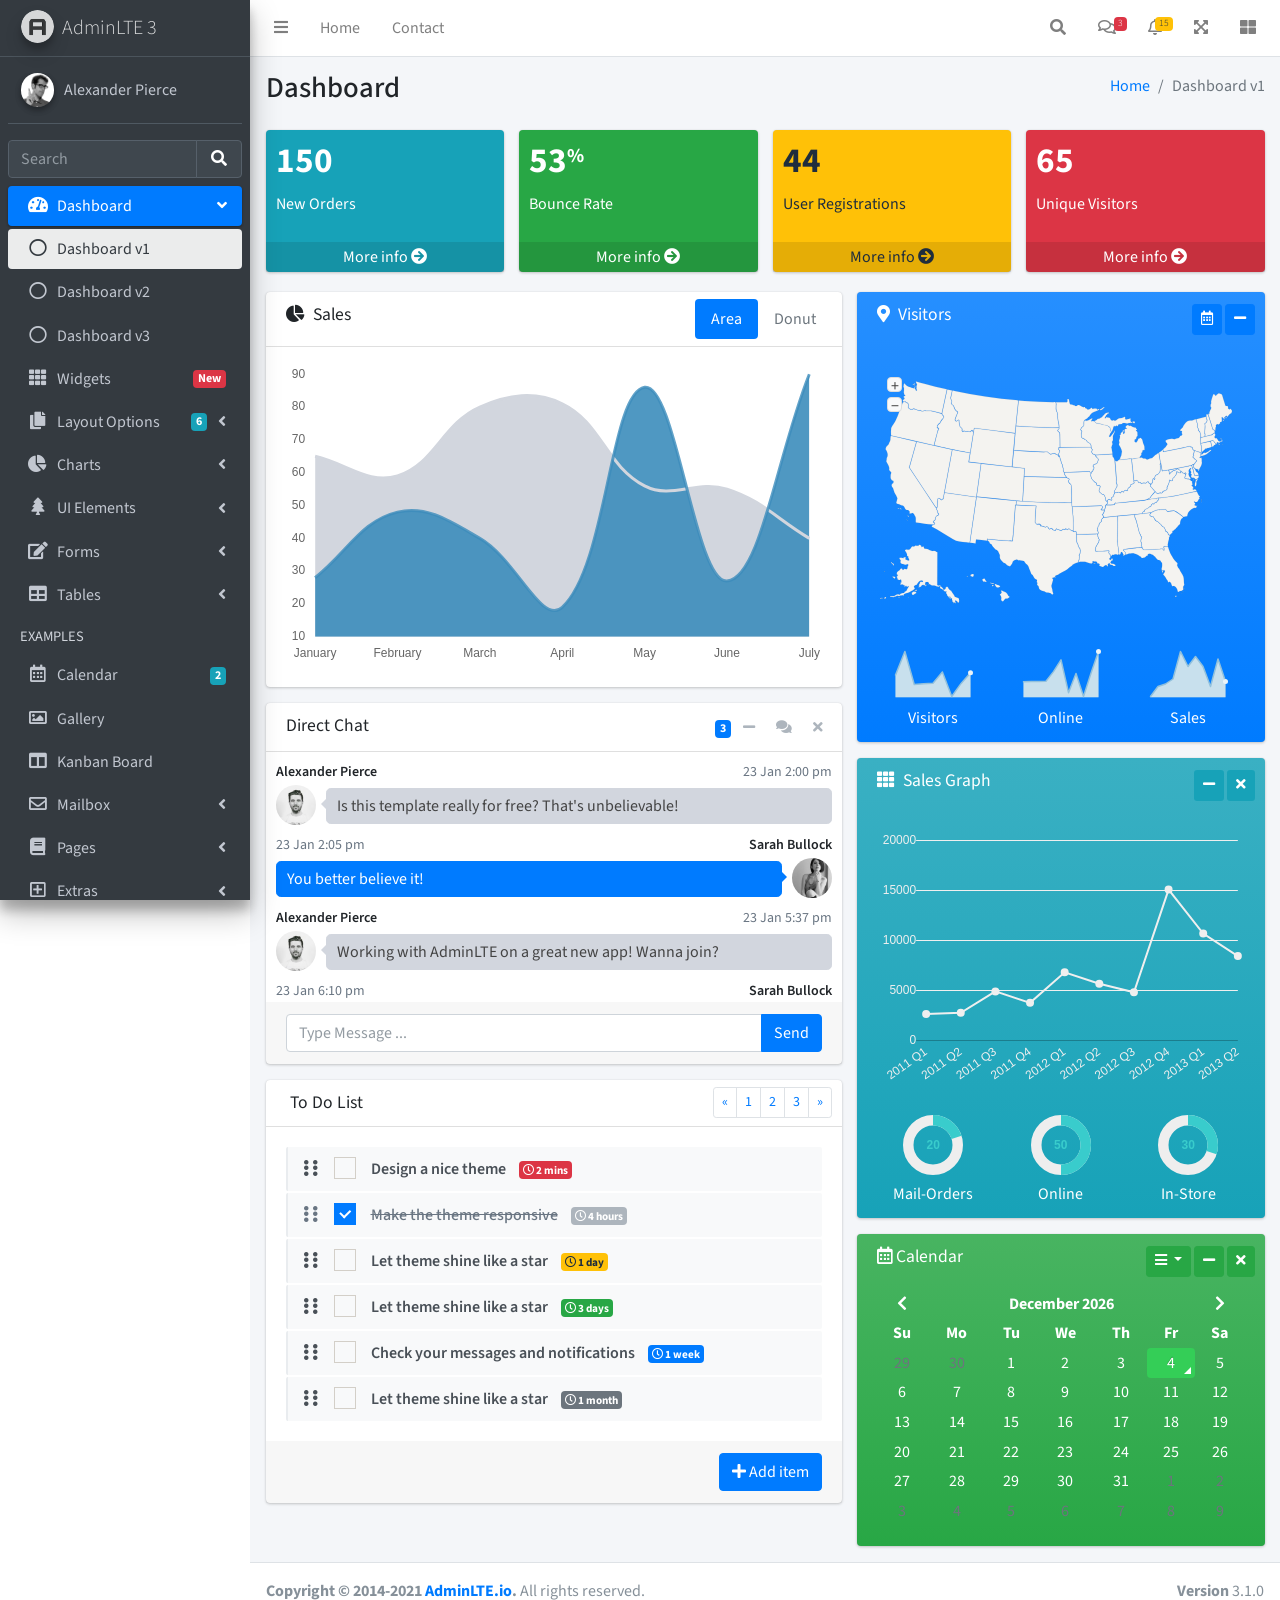
<file: src/effmapp/static/effmapp/index.html>
<!DOCTYPE html>
<html lang="en">
<head>
  <meta charset="utf-8">
  <meta name="viewport" content="width=device-width, initial-scale=1">
  <title>AdminLTE 3 | Dashboard</title>

  <!-- Google Font: Source Sans Pro -->
  <link rel="stylesheet" href="https://fonts.googleapis.com/css?family=Source+Sans+Pro:300,400,400i,700&display=fallback">
  <!-- Font Awesome -->
  <link rel="stylesheet" href="plugins/fontawesome-free/css/all.min.css">
  <!-- Ionicons -->
  <link rel="stylesheet" href="https://code.ionicframework.com/ionicons/2.0.1/css/ionicons.min.css">
  <!-- Tempusdominus Bootstrap 4 -->
  <link rel="stylesheet" href="plugins/tempusdominus-bootstrap-4/css/tempusdominus-bootstrap-4.min.css">
  <!-- iCheck -->
  <link rel="stylesheet" href="plugins/icheck-bootstrap/icheck-bootstrap.min.css">
  <!-- JQVMap -->
  <link rel="stylesheet" href="plugins/jqvmap/jqvmap.min.css">
  <!-- Theme style -->
  <link rel="stylesheet" href="dist/css/adminlte.min.css">
  <!-- overlayScrollbars -->
  <link rel="stylesheet" href="plugins/overlayScrollbars/css/OverlayScrollbars.min.css">
  <!-- Daterange picker -->
  <link rel="stylesheet" href="plugins/daterangepicker/daterangepicker.css">
  <!-- summernote -->
  <link rel="stylesheet" href="plugins/summernote/summernote-bs4.min.css">
</head>
<body class="hold-transition sidebar-mini layout-fixed">
<div class="wrapper">

  <!-- Preloader -->
  <div class="preloader flex-column justify-content-center align-items-center">
    <img class="animation__shake" src="dist/img/AdminLTELogo.png" alt="AdminLTELogo" height="60" width="60">
  </div>

  <!-- Navbar -->
  <nav class="main-header navbar navbar-expand navbar-white navbar-light">
    <!-- Left navbar links -->
    <ul class="navbar-nav">
      <li class="nav-item">
        <a class="nav-link" data-widget="pushmenu" href="#" role="button"><i class="fas fa-bars"></i></a>
      </li>
      <li class="nav-item d-none d-sm-inline-block">
        <a href="index3.html" class="nav-link">Home</a>
      </li>
      <li class="nav-item d-none d-sm-inline-block">
        <a href="#" class="nav-link">Contact</a>
      </li>
    </ul>

    <!-- Right navbar links -->
    <ul class="navbar-nav ml-auto">
      <!-- Navbar Search -->
      <li class="nav-item">
        <a class="nav-link" data-widget="navbar-search" href="#" role="button">
          <i class="fas fa-search"></i>
        </a>
        <div class="navbar-search-block">
          <form class="form-inline">
            <div class="input-group input-group-sm">
              <input class="form-control form-control-navbar" type="search" placeholder="Search" aria-label="Search">
              <div class="input-group-append">
                <button class="btn btn-navbar" type="submit">
                  <i class="fas fa-search"></i>
                </button>
                <button class="btn btn-navbar" type="button" data-widget="navbar-search">
                  <i class="fas fa-times"></i>
                </button>
              </div>
            </div>
          </form>
        </div>
      </li>

      <!-- Messages Dropdown Menu -->
      <li class="nav-item dropdown">
        <a class="nav-link" data-toggle="dropdown" href="#">
          <i class="far fa-comments"></i>
          <span class="badge badge-danger navbar-badge">3</span>
        </a>
        <div class="dropdown-menu dropdown-menu-lg dropdown-menu-right">
          <a href="#" class="dropdown-item">
            <!-- Message Start -->
            <div class="media">
              <img src="dist/img/user1-128x128.jpg" alt="User Avatar" class="img-size-50 mr-3 img-circle">
              <div class="media-body">
                <h3 class="dropdown-item-title">
                  Brad Diesel
                  <span class="float-right text-sm text-danger"><i class="fas fa-star"></i></span>
                </h3>
                <p class="text-sm">Call me whenever you can...</p>
                <p class="text-sm text-muted"><i class="far fa-clock mr-1"></i> 4 Hours Ago</p>
              </div>
            </div>
            <!-- Message End -->
          </a>
          <div class="dropdown-divider"></div>
          <a href="#" class="dropdown-item">
            <!-- Message Start -->
            <div class="media">
              <img src="dist/img/user8-128x128.jpg" alt="User Avatar" class="img-size-50 img-circle mr-3">
              <div class="media-body">
                <h3 class="dropdown-item-title">
                  John Pierce
                  <span class="float-right text-sm text-muted"><i class="fas fa-star"></i></span>
                </h3>
                <p class="text-sm">I got your message bro</p>
                <p class="text-sm text-muted"><i class="far fa-clock mr-1"></i> 4 Hours Ago</p>
              </div>
            </div>
            <!-- Message End -->
          </a>
          <div class="dropdown-divider"></div>
          <a href="#" class="dropdown-item">
            <!-- Message Start -->
            <div class="media">
              <img src="dist/img/user3-128x128.jpg" alt="User Avatar" class="img-size-50 img-circle mr-3">
              <div class="media-body">
                <h3 class="dropdown-item-title">
                  Nora Silvester
                  <span class="float-right text-sm text-warning"><i class="fas fa-star"></i></span>
                </h3>
                <p class="text-sm">The subject goes here</p>
                <p class="text-sm text-muted"><i class="far fa-clock mr-1"></i> 4 Hours Ago</p>
              </div>
            </div>
            <!-- Message End -->
          </a>
          <div class="dropdown-divider"></div>
          <a href="#" class="dropdown-item dropdown-footer">See All Messages</a>
        </div>
      </li>
      <!-- Notifications Dropdown Menu -->
      <li class="nav-item dropdown">
        <a class="nav-link" data-toggle="dropdown" href="#">
          <i class="far fa-bell"></i>
          <span class="badge badge-warning navbar-badge">15</span>
        </a>
        <div class="dropdown-menu dropdown-menu-lg dropdown-menu-right">
          <span class="dropdown-item dropdown-header">15 Notifications</span>
          <div class="dropdown-divider"></div>
          <a href="#" class="dropdown-item">
            <i class="fas fa-envelope mr-2"></i> 4 new messages
            <span class="float-right text-muted text-sm">3 mins</span>
          </a>
          <div class="dropdown-divider"></div>
          <a href="#" class="dropdown-item">
            <i class="fas fa-users mr-2"></i> 8 friend requests
            <span class="float-right text-muted text-sm">12 hours</span>
          </a>
          <div class="dropdown-divider"></div>
          <a href="#" class="dropdown-item">
            <i class="fas fa-file mr-2"></i> 3 new reports
            <span class="float-right text-muted text-sm">2 days</span>
          </a>
          <div class="dropdown-divider"></div>
          <a href="#" class="dropdown-item dropdown-footer">See All Notifications</a>
        </div>
      </li>
      <li class="nav-item">
        <a class="nav-link" data-widget="fullscreen" href="#" role="button">
          <i class="fas fa-expand-arrows-alt"></i>
        </a>
      </li>
      <li class="nav-item">
        <a class="nav-link" data-widget="control-sidebar" data-slide="true" href="#" role="button">
          <i class="fas fa-th-large"></i>
        </a>
      </li>
    </ul>
  </nav>
  <!-- /.navbar -->

  <!-- Main Sidebar Container -->
  <aside class="main-sidebar sidebar-dark-primary elevation-4">
    <!-- Brand Logo -->
    <a href="index3.html" class="brand-link">
      <img src="dist/img/AdminLTELogo.png" alt="AdminLTE Logo" class="brand-image img-circle elevation-3" style="opacity: .8">
      <span class="brand-text font-weight-light">AdminLTE 3</span>
    </a>

    <!-- Sidebar -->
    <div class="sidebar">
      <!-- Sidebar user panel (optional) -->
      <div class="user-panel mt-3 pb-3 mb-3 d-flex">
        <div class="image">
          <img src="dist/img/user2-160x160.jpg" class="img-circle elevation-2" alt="User Image">
        </div>
        <div class="info">
          <a href="#" class="d-block">Alexander Pierce</a>
        </div>
      </div>

      <!-- SidebarSearch Form -->
      <div class="form-inline">
        <div class="input-group" data-widget="sidebar-search">
          <input class="form-control form-control-sidebar" type="search" placeholder="Search" aria-label="Search">
          <div class="input-group-append">
            <button class="btn btn-sidebar">
              <i class="fas fa-search fa-fw"></i>
            </button>
          </div>
        </div>
      </div>

      <!-- Sidebar Menu -->
      <nav class="mt-2">
        <ul class="nav nav-pills nav-sidebar flex-column" data-widget="treeview" role="menu" data-accordion="false">
          <!-- Add icons to the links using the .nav-icon class
               with font-awesome or any other icon font library -->
          <li class="nav-item menu-open">
            <a href="#" class="nav-link active">
              <i class="nav-icon fas fa-tachometer-alt"></i>
              <p>
                Dashboard
                <i class="right fas fa-angle-left"></i>
              </p>
            </a>
            <ul class="nav nav-treeview">
              <li class="nav-item">
                <a href="./index.html" class="nav-link active">
                  <i class="far fa-circle nav-icon"></i>
                  <p>Dashboard v1</p>
                </a>
              </li>
              <li class="nav-item">
                <a href="./index2.html" class="nav-link">
                  <i class="far fa-circle nav-icon"></i>
                  <p>Dashboard v2</p>
                </a>
              </li>
              <li class="nav-item">
                <a href="./index3.html" class="nav-link">
                  <i class="far fa-circle nav-icon"></i>
                  <p>Dashboard v3</p>
                </a>
              </li>
            </ul>
          </li>
          <li class="nav-item">
            <a href="pages/widgets.html" class="nav-link">
              <i class="nav-icon fas fa-th"></i>
              <p>
                Widgets
                <span class="right badge badge-danger">New</span>
              </p>
            </a>
          </li>
          <li class="nav-item">
            <a href="#" class="nav-link">
              <i class="nav-icon fas fa-copy"></i>
              <p>
                Layout Options
                <i class="fas fa-angle-left right"></i>
                <span class="badge badge-info right">6</span>
              </p>
            </a>
            <ul class="nav nav-treeview">
              <li class="nav-item">
                <a href="pages/layout/top-nav.html" class="nav-link">
                  <i class="far fa-circle nav-icon"></i>
                  <p>Top Navigation</p>
                </a>
              </li>
              <li class="nav-item">
                <a href="pages/layout/top-nav-sidebar.html" class="nav-link">
                  <i class="far fa-circle nav-icon"></i>
                  <p>Top Navigation + Sidebar</p>
                </a>
              </li>
              <li class="nav-item">
                <a href="pages/layout/boxed.html" class="nav-link">
                  <i class="far fa-circle nav-icon"></i>
                  <p>Boxed</p>
                </a>
              </li>
              <li class="nav-item">
                <a href="pages/layout/fixed-sidebar.html" class="nav-link">
                  <i class="far fa-circle nav-icon"></i>
                  <p>Fixed Sidebar</p>
                </a>
              </li>
              <li class="nav-item">
                <a href="pages/layout/fixed-sidebar-custom.html" class="nav-link">
                  <i class="far fa-circle nav-icon"></i>
                  <p>Fixed Sidebar <small>+ Custom Area</small></p>
                </a>
              </li>
              <li class="nav-item">
                <a href="pages/layout/fixed-topnav.html" class="nav-link">
                  <i class="far fa-circle nav-icon"></i>
                  <p>Fixed Navbar</p>
                </a>
              </li>
              <li class="nav-item">
                <a href="pages/layout/fixed-footer.html" class="nav-link">
                  <i class="far fa-circle nav-icon"></i>
                  <p>Fixed Footer</p>
                </a>
              </li>
              <li class="nav-item">
                <a href="pages/layout/collapsed-sidebar.html" class="nav-link">
                  <i class="far fa-circle nav-icon"></i>
                  <p>Collapsed Sidebar</p>
                </a>
              </li>
            </ul>
          </li>
          <li class="nav-item">
            <a href="#" class="nav-link">
              <i class="nav-icon fas fa-chart-pie"></i>
              <p>
                Charts
                <i class="right fas fa-angle-left"></i>
              </p>
            </a>
            <ul class="nav nav-treeview">
              <li class="nav-item">
                <a href="pages/charts/chartjs.html" class="nav-link">
                  <i class="far fa-circle nav-icon"></i>
                  <p>ChartJS</p>
                </a>
              </li>
              <li class="nav-item">
                <a href="pages/charts/flot.html" class="nav-link">
                  <i class="far fa-circle nav-icon"></i>
                  <p>Flot</p>
                </a>
              </li>
              <li class="nav-item">
                <a href="pages/charts/inline.html" class="nav-link">
                  <i class="far fa-circle nav-icon"></i>
                  <p>Inline</p>
                </a>
              </li>
              <li class="nav-item">
                <a href="pages/charts/uplot.html" class="nav-link">
                  <i class="far fa-circle nav-icon"></i>
                  <p>uPlot</p>
                </a>
              </li>
            </ul>
          </li>
          <li class="nav-item">
            <a href="#" class="nav-link">
              <i class="nav-icon fas fa-tree"></i>
              <p>
                UI Elements
                <i class="fas fa-angle-left right"></i>
              </p>
            </a>
            <ul class="nav nav-treeview">
              <li class="nav-item">
                <a href="pages/UI/general.html" class="nav-link">
                  <i class="far fa-circle nav-icon"></i>
                  <p>General</p>
                </a>
              </li>
              <li class="nav-item">
                <a href="pages/UI/icons.html" class="nav-link">
                  <i class="far fa-circle nav-icon"></i>
                  <p>Icons</p>
                </a>
              </li>
              <li class="nav-item">
                <a href="pages/UI/buttons.html" class="nav-link">
                  <i class="far fa-circle nav-icon"></i>
                  <p>Buttons</p>
                </a>
              </li>
              <li class="nav-item">
                <a href="pages/UI/sliders.html" class="nav-link">
                  <i class="far fa-circle nav-icon"></i>
                  <p>Sliders</p>
                </a>
              </li>
              <li class="nav-item">
                <a href="pages/UI/modals.html" class="nav-link">
                  <i class="far fa-circle nav-icon"></i>
                  <p>Modals & Alerts</p>
                </a>
              </li>
              <li class="nav-item">
                <a href="pages/UI/navbar.html" class="nav-link">
                  <i class="far fa-circle nav-icon"></i>
                  <p>Navbar & Tabs</p>
                </a>
              </li>
              <li class="nav-item">
                <a href="pages/UI/timeline.html" class="nav-link">
                  <i class="far fa-circle nav-icon"></i>
                  <p>Timeline</p>
                </a>
              </li>
              <li class="nav-item">
                <a href="pages/UI/ribbons.html" class="nav-link">
                  <i class="far fa-circle nav-icon"></i>
                  <p>Ribbons</p>
                </a>
              </li>
            </ul>
          </li>
          <li class="nav-item">
            <a href="#" class="nav-link">
              <i class="nav-icon fas fa-edit"></i>
              <p>
                Forms
                <i class="fas fa-angle-left right"></i>
              </p>
            </a>
            <ul class="nav nav-treeview">
              <li class="nav-item">
                <a href="pages/forms/general.html" class="nav-link">
                  <i class="far fa-circle nav-icon"></i>
                  <p>General Elements</p>
                </a>
              </li>
              <li class="nav-item">
                <a href="pages/forms/advanced.html" class="nav-link">
                  <i class="far fa-circle nav-icon"></i>
                  <p>Advanced Elements</p>
                </a>
              </li>
              <li class="nav-item">
                <a href="pages/forms/editors.html" class="nav-link">
                  <i class="far fa-circle nav-icon"></i>
                  <p>Editors</p>
                </a>
              </li>
              <li class="nav-item">
                <a href="pages/forms/validation.html" class="nav-link">
                  <i class="far fa-circle nav-icon"></i>
                  <p>Validation</p>
                </a>
              </li>
            </ul>
          </li>
          <li class="nav-item">
            <a href="#" class="nav-link">
              <i class="nav-icon fas fa-table"></i>
              <p>
                Tables
                <i class="fas fa-angle-left right"></i>
              </p>
            </a>
            <ul class="nav nav-treeview">
              <li class="nav-item">
                <a href="pages/tables/simple.html" class="nav-link">
                  <i class="far fa-circle nav-icon"></i>
                  <p>Simple Tables</p>
                </a>
              </li>
              <li class="nav-item">
                <a href="pages/tables/data.html" class="nav-link">
                  <i class="far fa-circle nav-icon"></i>
                  <p>DataTables</p>
                </a>
              </li>
              <li class="nav-item">
                <a href="pages/tables/jsgrid.html" class="nav-link">
                  <i class="far fa-circle nav-icon"></i>
                  <p>jsGrid</p>
                </a>
              </li>
            </ul>
          </li>
          <li class="nav-header">EXAMPLES</li>
          <li class="nav-item">
            <a href="pages/calendar.html" class="nav-link">
              <i class="nav-icon far fa-calendar-alt"></i>
              <p>
                Calendar
                <span class="badge badge-info right">2</span>
              </p>
            </a>
          </li>
          <li class="nav-item">
            <a href="pages/gallery.html" class="nav-link">
              <i class="nav-icon far fa-image"></i>
              <p>
                Gallery
              </p>
            </a>
          </li>
          <li class="nav-item">
            <a href="pages/kanban.html" class="nav-link">
              <i class="nav-icon fas fa-columns"></i>
              <p>
                Kanban Board
              </p>
            </a>
          </li>
          <li class="nav-item">
            <a href="#" class="nav-link">
              <i class="nav-icon far fa-envelope"></i>
              <p>
                Mailbox
                <i class="fas fa-angle-left right"></i>
              </p>
            </a>
            <ul class="nav nav-treeview">
              <li class="nav-item">
                <a href="pages/mailbox/mailbox.html" class="nav-link">
                  <i class="far fa-circle nav-icon"></i>
                  <p>Inbox</p>
                </a>
              </li>
              <li class="nav-item">
                <a href="pages/mailbox/compose.html" class="nav-link">
                  <i class="far fa-circle nav-icon"></i>
                  <p>Compose</p>
                </a>
              </li>
              <li class="nav-item">
                <a href="pages/mailbox/read-mail.html" class="nav-link">
                  <i class="far fa-circle nav-icon"></i>
                  <p>Read</p>
                </a>
              </li>
            </ul>
          </li>
          <li class="nav-item">
            <a href="#" class="nav-link">
              <i class="nav-icon fas fa-book"></i>
              <p>
                Pages
                <i class="fas fa-angle-left right"></i>
              </p>
            </a>
            <ul class="nav nav-treeview">
              <li class="nav-item">
                <a href="pages/examples/invoice.html" class="nav-link">
                  <i class="far fa-circle nav-icon"></i>
                  <p>Invoice</p>
                </a>
              </li>
              <li class="nav-item">
                <a href="pages/examples/profile.html" class="nav-link">
                  <i class="far fa-circle nav-icon"></i>
                  <p>Profile</p>
                </a>
              </li>
              <li class="nav-item">
                <a href="pages/examples/e-commerce.html" class="nav-link">
                  <i class="far fa-circle nav-icon"></i>
                  <p>E-commerce</p>
                </a>
              </li>
              <li class="nav-item">
                <a href="pages/examples/projects.html" class="nav-link">
                  <i class="far fa-circle nav-icon"></i>
                  <p>Projects</p>
                </a>
              </li>
              <li class="nav-item">
                <a href="pages/examples/project-add.html" class="nav-link">
                  <i class="far fa-circle nav-icon"></i>
                  <p>Project Add</p>
                </a>
              </li>
              <li class="nav-item">
                <a href="pages/examples/project-edit.html" class="nav-link">
                  <i class="far fa-circle nav-icon"></i>
                  <p>Project Edit</p>
                </a>
              </li>
              <li class="nav-item">
                <a href="pages/examples/project-detail.html" class="nav-link">
                  <i class="far fa-circle nav-icon"></i>
                  <p>Project Detail</p>
                </a>
              </li>
              <li class="nav-item">
                <a href="pages/examples/contacts.html" class="nav-link">
                  <i class="far fa-circle nav-icon"></i>
                  <p>Contacts</p>
                </a>
              </li>
              <li class="nav-item">
                <a href="pages/examples/faq.html" class="nav-link">
                  <i class="far fa-circle nav-icon"></i>
                  <p>FAQ</p>
                </a>
              </li>
              <li class="nav-item">
                <a href="pages/examples/contact-us.html" class="nav-link">
                  <i class="far fa-circle nav-icon"></i>
                  <p>Contact us</p>
                </a>
              </li>
            </ul>
          </li>
          <li class="nav-item">
            <a href="#" class="nav-link">
              <i class="nav-icon far fa-plus-square"></i>
              <p>
                Extras
                <i class="fas fa-angle-left right"></i>
              </p>
            </a>
            <ul class="nav nav-treeview">
              <li class="nav-item">
                <a href="#" class="nav-link">
                  <i class="far fa-circle nav-icon"></i>
                  <p>
                    Login & Register v1
                    <i class="fas fa-angle-left right"></i>
                  </p>
                </a>
                <ul class="nav nav-treeview">
                  <li class="nav-item">
                    <a href="pages/examples/login.html" class="nav-link">
                      <i class="far fa-circle nav-icon"></i>
                      <p>Login v1</p>
                    </a>
                  </li>
                  <li class="nav-item">
                    <a href="pages/examples/register.html" class="nav-link">
                      <i class="far fa-circle nav-icon"></i>
                      <p>Register v1</p>
                    </a>
                  </li>
                  <li class="nav-item">
                    <a href="pages/examples/forgot-password.html" class="nav-link">
                      <i class="far fa-circle nav-icon"></i>
                      <p>Forgot Password v1</p>
                    </a>
                  </li>
                  <li class="nav-item">
                    <a href="pages/examples/recover-password.html" class="nav-link">
                      <i class="far fa-circle nav-icon"></i>
                      <p>Recover Password v1</p>
                    </a>
                  </li>
                </ul>
              </li>
              <li class="nav-item">
                <a href="#" class="nav-link">
                  <i class="far fa-circle nav-icon"></i>
                  <p>
                    Login & Register v2
                    <i class="fas fa-angle-left right"></i>
                  </p>
                </a>
                <ul class="nav nav-treeview">
                  <li class="nav-item">
                    <a href="pages/examples/login-v2.html" class="nav-link">
                      <i class="far fa-circle nav-icon"></i>
                      <p>Login v2</p>
                    </a>
                  </li>
                  <li class="nav-item">
                    <a href="pages/examples/register-v2.html" class="nav-link">
                      <i class="far fa-circle nav-icon"></i>
                      <p>Register v2</p>
                    </a>
                  </li>
                  <li class="nav-item">
                    <a href="pages/examples/forgot-password-v2.html" class="nav-link">
                      <i class="far fa-circle nav-icon"></i>
                      <p>Forgot Password v2</p>
                    </a>
                  </li>
                  <li class="nav-item">
                    <a href="pages/examples/recover-password-v2.html" class="nav-link">
                      <i class="far fa-circle nav-icon"></i>
                      <p>Recover Password v2</p>
                    </a>
                  </li>
                </ul>
              </li>
              <li class="nav-item">
                <a href="pages/examples/lockscreen.html" class="nav-link">
                  <i class="far fa-circle nav-icon"></i>
                  <p>Lockscreen</p>
                </a>
              </li>
              <li class="nav-item">
                <a href="pages/examples/legacy-user-menu.html" class="nav-link">
                  <i class="far fa-circle nav-icon"></i>
                  <p>Legacy User Menu</p>
                </a>
              </li>
              <li class="nav-item">
                <a href="pages/examples/language-menu.html" class="nav-link">
                  <i class="far fa-circle nav-icon"></i>
                  <p>Language Menu</p>
                </a>
              </li>
              <li class="nav-item">
                <a href="pages/examples/404.html" class="nav-link">
                  <i class="far fa-circle nav-icon"></i>
                  <p>Error 404</p>
                </a>
              </li>
              <li class="nav-item">
                <a href="pages/examples/500.html" class="nav-link">
                  <i class="far fa-circle nav-icon"></i>
                  <p>Error 500</p>
                </a>
              </li>
              <li class="nav-item">
                <a href="pages/examples/pace.html" class="nav-link">
                  <i class="far fa-circle nav-icon"></i>
                  <p>Pace</p>
                </a>
              </li>
              <li class="nav-item">
                <a href="pages/examples/blank.html" class="nav-link">
                  <i class="far fa-circle nav-icon"></i>
                  <p>Blank Page</p>
                </a>
              </li>
              <li class="nav-item">
                <a href="starter.html" class="nav-link">
                  <i class="far fa-circle nav-icon"></i>
                  <p>Starter Page</p>
                </a>
              </li>
            </ul>
          </li>
          <li class="nav-item">
            <a href="#" class="nav-link">
              <i class="nav-icon fas fa-search"></i>
              <p>
                Search
                <i class="fas fa-angle-left right"></i>
              </p>
            </a>
            <ul class="nav nav-treeview">
              <li class="nav-item">
                <a href="pages/search/simple.html" class="nav-link">
                  <i class="far fa-circle nav-icon"></i>
                  <p>Simple Search</p>
                </a>
              </li>
              <li class="nav-item">
                <a href="pages/search/enhanced.html" class="nav-link">
                  <i class="far fa-circle nav-icon"></i>
                  <p>Enhanced</p>
                </a>
              </li>
            </ul>
          </li>
          <li class="nav-header">MISCELLANEOUS</li>
          <li class="nav-item">
            <a href="iframe.html" class="nav-link">
              <i class="nav-icon fas fa-ellipsis-h"></i>
              <p>Tabbed IFrame Plugin</p>
            </a>
          </li>
          <li class="nav-item">
            <a href="https://adminlte.io/docs/3.1/" class="nav-link">
              <i class="nav-icon fas fa-file"></i>
              <p>Documentation</p>
            </a>
          </li>
          <li class="nav-header">MULTI LEVEL EXAMPLE</li>
          <li class="nav-item">
            <a href="#" class="nav-link">
              <i class="fas fa-circle nav-icon"></i>
              <p>Level 1</p>
            </a>
          </li>
          <li class="nav-item">
            <a href="#" class="nav-link">
              <i class="nav-icon fas fa-circle"></i>
              <p>
                Level 1
                <i class="right fas fa-angle-left"></i>
              </p>
            </a>
            <ul class="nav nav-treeview">
              <li class="nav-item">
                <a href="#" class="nav-link">
                  <i class="far fa-circle nav-icon"></i>
                  <p>Level 2</p>
                </a>
              </li>
              <li class="nav-item">
                <a href="#" class="nav-link">
                  <i class="far fa-circle nav-icon"></i>
                  <p>
                    Level 2
                    <i class="right fas fa-angle-left"></i>
                  </p>
                </a>
                <ul class="nav nav-treeview">
                  <li class="nav-item">
                    <a href="#" class="nav-link">
                      <i class="far fa-dot-circle nav-icon"></i>
                      <p>Level 3</p>
                    </a>
                  </li>
                  <li class="nav-item">
                    <a href="#" class="nav-link">
                      <i class="far fa-dot-circle nav-icon"></i>
                      <p>Level 3</p>
                    </a>
                  </li>
                  <li class="nav-item">
                    <a href="#" class="nav-link">
                      <i class="far fa-dot-circle nav-icon"></i>
                      <p>Level 3</p>
                    </a>
                  </li>
                </ul>
              </li>
              <li class="nav-item">
                <a href="#" class="nav-link">
                  <i class="far fa-circle nav-icon"></i>
                  <p>Level 2</p>
                </a>
              </li>
            </ul>
          </li>
          <li class="nav-item">
            <a href="#" class="nav-link">
              <i class="fas fa-circle nav-icon"></i>
              <p>Level 1</p>
            </a>
          </li>
          <li class="nav-header">LABELS</li>
          <li class="nav-item">
            <a href="#" class="nav-link">
              <i class="nav-icon far fa-circle text-danger"></i>
              <p class="text">Important</p>
            </a>
          </li>
          <li class="nav-item">
            <a href="#" class="nav-link">
              <i class="nav-icon far fa-circle text-warning"></i>
              <p>Warning</p>
            </a>
          </li>
          <li class="nav-item">
            <a href="#" class="nav-link">
              <i class="nav-icon far fa-circle text-info"></i>
              <p>Informational</p>
            </a>
          </li>
        </ul>
      </nav>
      <!-- /.sidebar-menu -->
    </div>
    <!-- /.sidebar -->
  </aside>

  <!-- Content Wrapper. Contains page content -->
  <div class="content-wrapper">
    <!-- Content Header (Page header) -->
    <div class="content-header">
      <div class="container-fluid">
        <div class="row mb-2">
          <div class="col-sm-6">
            <h1 class="m-0">Dashboard</h1>
          </div><!-- /.col -->
          <div class="col-sm-6">
            <ol class="breadcrumb float-sm-right">
              <li class="breadcrumb-item"><a href="#">Home</a></li>
              <li class="breadcrumb-item active">Dashboard v1</li>
            </ol>
          </div><!-- /.col -->
        </div><!-- /.row -->
      </div><!-- /.container-fluid -->
    </div>
    <!-- /.content-header -->

    <!-- Main content -->
    <section class="content">
      <div class="container-fluid">
        <!-- Small boxes (Stat box) -->
        <div class="row">
          <div class="col-lg-3 col-6">
            <!-- small box -->
            <div class="small-box bg-info">
              <div class="inner">
                <h3>150</h3>

                <p>New Orders</p>
              </div>
              <div class="icon">
                <i class="ion ion-bag"></i>
              </div>
              <a href="#" class="small-box-footer">More info <i class="fas fa-arrow-circle-right"></i></a>
            </div>
          </div>
          <!-- ./col -->
          <div class="col-lg-3 col-6">
            <!-- small box -->
            <div class="small-box bg-success">
              <div class="inner">
                <h3>53<sup style="font-size: 20px">%</sup></h3>

                <p>Bounce Rate</p>
              </div>
              <div class="icon">
                <i class="ion ion-stats-bars"></i>
              </div>
              <a href="#" class="small-box-footer">More info <i class="fas fa-arrow-circle-right"></i></a>
            </div>
          </div>
          <!-- ./col -->
          <div class="col-lg-3 col-6">
            <!-- small box -->
            <div class="small-box bg-warning">
              <div class="inner">
                <h3>44</h3>

                <p>User Registrations</p>
              </div>
              <div class="icon">
                <i class="ion ion-person-add"></i>
              </div>
              <a href="#" class="small-box-footer">More info <i class="fas fa-arrow-circle-right"></i></a>
            </div>
          </div>
          <!-- ./col -->
          <div class="col-lg-3 col-6">
            <!-- small box -->
            <div class="small-box bg-danger">
              <div class="inner">
                <h3>65</h3>

                <p>Unique Visitors</p>
              </div>
              <div class="icon">
                <i class="ion ion-pie-graph"></i>
              </div>
              <a href="#" class="small-box-footer">More info <i class="fas fa-arrow-circle-right"></i></a>
            </div>
          </div>
          <!-- ./col -->
        </div>
        <!-- /.row -->
        <!-- Main row -->
        <div class="row">
          <!-- Left col -->
          <section class="col-lg-7 connectedSortable">
            <!-- Custom tabs (Charts with tabs)-->
            <div class="card">
              <div class="card-header">
                <h3 class="card-title">
                  <i class="fas fa-chart-pie mr-1"></i>
                  Sales
                </h3>
                <div class="card-tools">
                  <ul class="nav nav-pills ml-auto">
                    <li class="nav-item">
                      <a class="nav-link active" href="#revenue-chart" data-toggle="tab">Area</a>
                    </li>
                    <li class="nav-item">
                      <a class="nav-link" href="#sales-chart" data-toggle="tab">Donut</a>
                    </li>
                  </ul>
                </div>
              </div><!-- /.card-header -->
              <div class="card-body">
                <div class="tab-content p-0">
                  <!-- Morris chart - Sales -->
                  <div class="chart tab-pane active" id="revenue-chart"
                       style="position: relative; height: 300px;">
                      <canvas id="revenue-chart-canvas" height="300" style="height: 300px;"></canvas>
                   </div>
                  <div class="chart tab-pane" id="sales-chart" style="position: relative; height: 300px;">
                    <canvas id="sales-chart-canvas" height="300" style="height: 300px;"></canvas>
                  </div>
                </div>
              </div><!-- /.card-body -->
            </div>
            <!-- /.card -->

            <!-- DIRECT CHAT -->
            <div class="card direct-chat direct-chat-primary">
              <div class="card-header">
                <h3 class="card-title">Direct Chat</h3>

                <div class="card-tools">
                  <span title="3 New Messages" class="badge badge-primary">3</span>
                  <button type="button" class="btn btn-tool" data-card-widget="collapse">
                    <i class="fas fa-minus"></i>
                  </button>
                  <button type="button" class="btn btn-tool" title="Contacts" data-widget="chat-pane-toggle">
                    <i class="fas fa-comments"></i>
                  </button>
                  <button type="button" class="btn btn-tool" data-card-widget="remove">
                    <i class="fas fa-times"></i>
                  </button>
                </div>
              </div>
              <!-- /.card-header -->
              <div class="card-body">
                <!-- Conversations are loaded here -->
                <div class="direct-chat-messages">
                  <!-- Message. Default to the left -->
                  <div class="direct-chat-msg">
                    <div class="direct-chat-infos clearfix">
                      <span class="direct-chat-name float-left">Alexander Pierce</span>
                      <span class="direct-chat-timestamp float-right">23 Jan 2:00 pm</span>
                    </div>
                    <!-- /.direct-chat-infos -->
                    <img class="direct-chat-img" src="dist/img/user1-128x128.jpg" alt="message user image">
                    <!-- /.direct-chat-img -->
                    <div class="direct-chat-text">
                      Is this template really for free? That's unbelievable!
                    </div>
                    <!-- /.direct-chat-text -->
                  </div>
                  <!-- /.direct-chat-msg -->

                  <!-- Message to the right -->
                  <div class="direct-chat-msg right">
                    <div class="direct-chat-infos clearfix">
                      <span class="direct-chat-name float-right">Sarah Bullock</span>
                      <span class="direct-chat-timestamp float-left">23 Jan 2:05 pm</span>
                    </div>
                    <!-- /.direct-chat-infos -->
                    <img class="direct-chat-img" src="dist/img/user3-128x128.jpg" alt="message user image">
                    <!-- /.direct-chat-img -->
                    <div class="direct-chat-text">
                      You better believe it!
                    </div>
                    <!-- /.direct-chat-text -->
                  </div>
                  <!-- /.direct-chat-msg -->

                  <!-- Message. Default to the left -->
                  <div class="direct-chat-msg">
                    <div class="direct-chat-infos clearfix">
                      <span class="direct-chat-name float-left">Alexander Pierce</span>
                      <span class="direct-chat-timestamp float-right">23 Jan 5:37 pm</span>
                    </div>
                    <!-- /.direct-chat-infos -->
                    <img class="direct-chat-img" src="dist/img/user1-128x128.jpg" alt="message user image">
                    <!-- /.direct-chat-img -->
                    <div class="direct-chat-text">
                      Working with AdminLTE on a great new app! Wanna join?
                    </div>
                    <!-- /.direct-chat-text -->
                  </div>
                  <!-- /.direct-chat-msg -->

                  <!-- Message to the right -->
                  <div class="direct-chat-msg right">
                    <div class="direct-chat-infos clearfix">
                      <span class="direct-chat-name float-right">Sarah Bullock</span>
                      <span class="direct-chat-timestamp float-left">23 Jan 6:10 pm</span>
                    </div>
                    <!-- /.direct-chat-infos -->
                    <img class="direct-chat-img" src="dist/img/user3-128x128.jpg" alt="message user image">
                    <!-- /.direct-chat-img -->
                    <div class="direct-chat-text">
                      I would love to.
                    </div>
                    <!-- /.direct-chat-text -->
                  </div>
                  <!-- /.direct-chat-msg -->

                </div>
                <!--/.direct-chat-messages-->

                <!-- Contacts are loaded here -->
                <div class="direct-chat-contacts">
                  <ul class="contacts-list">
                    <li>
                      <a href="#">
                        <img class="contacts-list-img" src="dist/img/user1-128x128.jpg" alt="User Avatar">

                        <div class="contacts-list-info">
                          <span class="contacts-list-name">
                            Count Dracula
                            <small class="contacts-list-date float-right">2/28/2015</small>
                          </span>
                          <span class="contacts-list-msg">How have you been? I was...</span>
                        </div>
                        <!-- /.contacts-list-info -->
                      </a>
                    </li>
                    <!-- End Contact Item -->
                    <li>
                      <a href="#">
                        <img class="contacts-list-img" src="dist/img/user7-128x128.jpg" alt="User Avatar">

                        <div class="contacts-list-info">
                          <span class="contacts-list-name">
                            Sarah Doe
                            <small class="contacts-list-date float-right">2/23/2015</small>
                          </span>
                          <span class="contacts-list-msg">I will be waiting for...</span>
                        </div>
                        <!-- /.contacts-list-info -->
                      </a>
                    </li>
                    <!-- End Contact Item -->
                    <li>
                      <a href="#">
                        <img class="contacts-list-img" src="dist/img/user3-128x128.jpg" alt="User Avatar">

                        <div class="contacts-list-info">
                          <span class="contacts-list-name">
                            Nadia Jolie
                            <small class="contacts-list-date float-right">2/20/2015</small>
                          </span>
                          <span class="contacts-list-msg">I'll call you back at...</span>
                        </div>
                        <!-- /.contacts-list-info -->
                      </a>
                    </li>
                    <!-- End Contact Item -->
                    <li>
                      <a href="#">
                        <img class="contacts-list-img" src="dist/img/user5-128x128.jpg" alt="User Avatar">

                        <div class="contacts-list-info">
                          <span class="contacts-list-name">
                            Nora S. Vans
                            <small class="contacts-list-date float-right">2/10/2015</small>
                          </span>
                          <span class="contacts-list-msg">Where is your new...</span>
                        </div>
                        <!-- /.contacts-list-info -->
                      </a>
                    </li>
                    <!-- End Contact Item -->
                    <li>
                      <a href="#">
                        <img class="contacts-list-img" src="dist/img/user6-128x128.jpg" alt="User Avatar">

                        <div class="contacts-list-info">
                          <span class="contacts-list-name">
                            John K.
                            <small class="contacts-list-date float-right">1/27/2015</small>
                          </span>
                          <span class="contacts-list-msg">Can I take a look at...</span>
                        </div>
                        <!-- /.contacts-list-info -->
                      </a>
                    </li>
                    <!-- End Contact Item -->
                    <li>
                      <a href="#">
                        <img class="contacts-list-img" src="dist/img/user8-128x128.jpg" alt="User Avatar">

                        <div class="contacts-list-info">
                          <span class="contacts-list-name">
                            Kenneth M.
                            <small class="contacts-list-date float-right">1/4/2015</small>
                          </span>
                          <span class="contacts-list-msg">Never mind I found...</span>
                        </div>
                        <!-- /.contacts-list-info -->
                      </a>
                    </li>
                    <!-- End Contact Item -->
                  </ul>
                  <!-- /.contacts-list -->
                </div>
                <!-- /.direct-chat-pane -->
              </div>
              <!-- /.card-body -->
              <div class="card-footer">
                <form action="#" method="post">
                  <div class="input-group">
                    <input type="text" name="message" placeholder="Type Message ..." class="form-control">
                    <span class="input-group-append">
                      <button type="button" class="btn btn-primary">Send</button>
                    </span>
                  </div>
                </form>
              </div>
              <!-- /.card-footer-->
            </div>
            <!--/.direct-chat -->

            <!-- TO DO List -->
            <div class="card">
              <div class="card-header">
                <h3 class="card-title">
                  <i class="ion ion-clipboard mr-1"></i>
                  To Do List
                </h3>

                <div class="card-tools">
                  <ul class="pagination pagination-sm">
                    <li class="page-item"><a href="#" class="page-link">&laquo;</a></li>
                    <li class="page-item"><a href="#" class="page-link">1</a></li>
                    <li class="page-item"><a href="#" class="page-link">2</a></li>
                    <li class="page-item"><a href="#" class="page-link">3</a></li>
                    <li class="page-item"><a href="#" class="page-link">&raquo;</a></li>
                  </ul>
                </div>
              </div>
              <!-- /.card-header -->
              <div class="card-body">
                <ul class="todo-list" data-widget="todo-list">
                  <li>
                    <!-- drag handle -->
                    <span class="handle">
                      <i class="fas fa-ellipsis-v"></i>
                      <i class="fas fa-ellipsis-v"></i>
                    </span>
                    <!-- checkbox -->
                    <div  class="icheck-primary d-inline ml-2">
                      <input type="checkbox" value="" name="todo1" id="todoCheck1">
                      <label for="todoCheck1"></label>
                    </div>
                    <!-- todo text -->
                    <span class="text">Design a nice theme</span>
                    <!-- Emphasis label -->
                    <small class="badge badge-danger"><i class="far fa-clock"></i> 2 mins</small>
                    <!-- General tools such as edit or delete-->
                    <div class="tools">
                      <i class="fas fa-edit"></i>
                      <i class="fas fa-trash-o"></i>
                    </div>
                  </li>
                  <li>
                    <span class="handle">
                      <i class="fas fa-ellipsis-v"></i>
                      <i class="fas fa-ellipsis-v"></i>
                    </span>
                    <div  class="icheck-primary d-inline ml-2">
                      <input type="checkbox" value="" name="todo2" id="todoCheck2" checked>
                      <label for="todoCheck2"></label>
                    </div>
                    <span class="text">Make the theme responsive</span>
                    <small class="badge badge-info"><i class="far fa-clock"></i> 4 hours</small>
                    <div class="tools">
                      <i class="fas fa-edit"></i>
                      <i class="fas fa-trash-o"></i>
                    </div>
                  </li>
                  <li>
                    <span class="handle">
                      <i class="fas fa-ellipsis-v"></i>
                      <i class="fas fa-ellipsis-v"></i>
                    </span>
                    <div  class="icheck-primary d-inline ml-2">
                      <input type="checkbox" value="" name="todo3" id="todoCheck3">
                      <label for="todoCheck3"></label>
                    </div>
                    <span class="text">Let theme shine like a star</span>
                    <small class="badge badge-warning"><i class="far fa-clock"></i> 1 day</small>
                    <div class="tools">
                      <i class="fas fa-edit"></i>
                      <i class="fas fa-trash-o"></i>
                    </div>
                  </li>
                  <li>
                    <span class="handle">
                      <i class="fas fa-ellipsis-v"></i>
                      <i class="fas fa-ellipsis-v"></i>
                    </span>
                    <div  class="icheck-primary d-inline ml-2">
                      <input type="checkbox" value="" name="todo4" id="todoCheck4">
                      <label for="todoCheck4"></label>
                    </div>
                    <span class="text">Let theme shine like a star</span>
                    <small class="badge badge-success"><i class="far fa-clock"></i> 3 days</small>
                    <div class="tools">
                      <i class="fas fa-edit"></i>
                      <i class="fas fa-trash-o"></i>
                    </div>
                  </li>
                  <li>
                    <span class="handle">
                      <i class="fas fa-ellipsis-v"></i>
                      <i class="fas fa-ellipsis-v"></i>
                    </span>
                    <div  class="icheck-primary d-inline ml-2">
                      <input type="checkbox" value="" name="todo5" id="todoCheck5">
                      <label for="todoCheck5"></label>
                    </div>
                    <span class="text">Check your messages and notifications</span>
                    <small class="badge badge-primary"><i class="far fa-clock"></i> 1 week</small>
                    <div class="tools">
                      <i class="fas fa-edit"></i>
                      <i class="fas fa-trash-o"></i>
                    </div>
                  </li>
                  <li>
                    <span class="handle">
                      <i class="fas fa-ellipsis-v"></i>
                      <i class="fas fa-ellipsis-v"></i>
                    </span>
                    <div  class="icheck-primary d-inline ml-2">
                      <input type="checkbox" value="" name="todo6" id="todoCheck6">
                      <label for="todoCheck6"></label>
                    </div>
                    <span class="text">Let theme shine like a star</span>
                    <small class="badge badge-secondary"><i class="far fa-clock"></i> 1 month</small>
                    <div class="tools">
                      <i class="fas fa-edit"></i>
                      <i class="fas fa-trash-o"></i>
                    </div>
                  </li>
                </ul>
              </div>
              <!-- /.card-body -->
              <div class="card-footer clearfix">
                <button type="button" class="btn btn-primary float-right"><i class="fas fa-plus"></i> Add item</button>
              </div>
            </div>
            <!-- /.card -->
          </section>
          <!-- /.Left col -->
          <!-- right col (We are only adding the ID to make the widgets sortable)-->
          <section class="col-lg-5 connectedSortable">

            <!-- Map card -->
            <div class="card bg-gradient-primary">
              <div class="card-header border-0">
                <h3 class="card-title">
                  <i class="fas fa-map-marker-alt mr-1"></i>
                  Visitors
                </h3>
                <!-- card tools -->
                <div class="card-tools">
                  <button type="button" class="btn btn-primary btn-sm daterange" title="Date range">
                    <i class="far fa-calendar-alt"></i>
                  </button>
                  <button type="button" class="btn btn-primary btn-sm" data-card-widget="collapse" title="Collapse">
                    <i class="fas fa-minus"></i>
                  </button>
                </div>
                <!-- /.card-tools -->
              </div>
              <div class="card-body">
                <div id="world-map" style="height: 250px; width: 100%;"></div>
              </div>
              <!-- /.card-body-->
              <div class="card-footer bg-transparent">
                <div class="row">
                  <div class="col-4 text-center">
                    <div id="sparkline-1"></div>
                    <div class="text-white">Visitors</div>
                  </div>
                  <!-- ./col -->
                  <div class="col-4 text-center">
                    <div id="sparkline-2"></div>
                    <div class="text-white">Online</div>
                  </div>
                  <!-- ./col -->
                  <div class="col-4 text-center">
                    <div id="sparkline-3"></div>
                    <div class="text-white">Sales</div>
                  </div>
                  <!-- ./col -->
                </div>
                <!-- /.row -->
              </div>
            </div>
            <!-- /.card -->

            <!-- solid sales graph -->
            <div class="card bg-gradient-info">
              <div class="card-header border-0">
                <h3 class="card-title">
                  <i class="fas fa-th mr-1"></i>
                  Sales Graph
                </h3>

                <div class="card-tools">
                  <button type="button" class="btn bg-info btn-sm" data-card-widget="collapse">
                    <i class="fas fa-minus"></i>
                  </button>
                  <button type="button" class="btn bg-info btn-sm" data-card-widget="remove">
                    <i class="fas fa-times"></i>
                  </button>
                </div>
              </div>
              <div class="card-body">
                <canvas class="chart" id="line-chart" style="min-height: 250px; height: 250px; max-height: 250px; max-width: 100%;"></canvas>
              </div>
              <!-- /.card-body -->
              <div class="card-footer bg-transparent">
                <div class="row">
                  <div class="col-4 text-center">
                    <input type="text" class="knob" data-readonly="true" value="20" data-width="60" data-height="60"
                           data-fgColor="#39CCCC">

                    <div class="text-white">Mail-Orders</div>
                  </div>
                  <!-- ./col -->
                  <div class="col-4 text-center">
                    <input type="text" class="knob" data-readonly="true" value="50" data-width="60" data-height="60"
                           data-fgColor="#39CCCC">

                    <div class="text-white">Online</div>
                  </div>
                  <!-- ./col -->
                  <div class="col-4 text-center">
                    <input type="text" class="knob" data-readonly="true" value="30" data-width="60" data-height="60"
                           data-fgColor="#39CCCC">

                    <div class="text-white">In-Store</div>
                  </div>
                  <!-- ./col -->
                </div>
                <!-- /.row -->
              </div>
              <!-- /.card-footer -->
            </div>
            <!-- /.card -->

            <!-- Calendar -->
            <div class="card bg-gradient-success">
              <div class="card-header border-0">

                <h3 class="card-title">
                  <i class="far fa-calendar-alt"></i>
                  Calendar
                </h3>
                <!-- tools card -->
                <div class="card-tools">
                  <!-- button with a dropdown -->
                  <div class="btn-group">
                    <button type="button" class="btn btn-success btn-sm dropdown-toggle" data-toggle="dropdown" data-offset="-52">
                      <i class="fas fa-bars"></i>
                    </button>
                    <div class="dropdown-menu" role="menu">
                      <a href="#" class="dropdown-item">Add new event</a>
                      <a href="#" class="dropdown-item">Clear events</a>
                      <div class="dropdown-divider"></div>
                      <a href="#" class="dropdown-item">View calendar</a>
                    </div>
                  </div>
                  <button type="button" class="btn btn-success btn-sm" data-card-widget="collapse">
                    <i class="fas fa-minus"></i>
                  </button>
                  <button type="button" class="btn btn-success btn-sm" data-card-widget="remove">
                    <i class="fas fa-times"></i>
                  </button>
                </div>
                <!-- /. tools -->
              </div>
              <!-- /.card-header -->
              <div class="card-body pt-0">
                <!--The calendar -->
                <div id="calendar" style="width: 100%"></div>
              </div>
              <!-- /.card-body -->
            </div>
            <!-- /.card -->
          </section>
          <!-- right col -->
        </div>
        <!-- /.row (main row) -->
      </div><!-- /.container-fluid -->
    </section>
    <!-- /.content -->
  </div>
  <!-- /.content-wrapper -->
  <footer class="main-footer">
    <strong>Copyright &copy; 2014-2021 <a href="https://adminlte.io">AdminLTE.io</a>.</strong>
    All rights reserved.
    <div class="float-right d-none d-sm-inline-block">
      <b>Version</b> 3.1.0
    </div>
  </footer>

  <!-- Control Sidebar -->
  <aside class="control-sidebar control-sidebar-dark">
    <!-- Control sidebar content goes here -->
  </aside>
  <!-- /.control-sidebar -->
</div>
<!-- ./wrapper -->

<!-- jQuery -->
<script src="plugins/jquery/jquery.min.js"></script>
<!-- jQuery UI 1.11.4 -->
<script src="plugins/jquery-ui/jquery-ui.min.js"></script>
<!-- Resolve conflict in jQuery UI tooltip with Bootstrap tooltip -->
<script>
  $.widget.bridge('uibutton', $.ui.button)
</script>
<!-- Bootstrap 4 -->
<script src="plugins/bootstrap/js/bootstrap.bundle.min.js"></script>
<!-- ChartJS -->
<script src="plugins/chart.js/Chart.min.js"></script>
<!-- Sparkline -->
<script src="plugins/sparklines/sparkline.js"></script>
<!-- JQVMap -->
<script src="plugins/jqvmap/jquery.vmap.min.js"></script>
<script src="plugins/jqvmap/maps/jquery.vmap.usa.js"></script>
<!-- jQuery Knob Chart -->
<script src="plugins/jquery-knob/jquery.knob.min.js"></script>
<!-- daterangepicker -->
<script src="plugins/moment/moment.min.js"></script>
<script src="plugins/daterangepicker/daterangepicker.js"></script>
<!-- Tempusdominus Bootstrap 4 -->
<script src="plugins/tempusdominus-bootstrap-4/js/tempusdominus-bootstrap-4.min.js"></script>
<!-- Summernote -->
<script src="plugins/summernote/summernote-bs4.min.js"></script>
<!-- overlayScrollbars -->
<script src="plugins/overlayScrollbars/js/jquery.overlayScrollbars.min.js"></script>
<!-- AdminLTE App -->
<script src="dist/js/adminlte.js"></script>
<!-- AdminLTE for demo purposes -->
<script src="dist/js/demo.js"></script>
<!-- AdminLTE dashboard demo (This is only for demo purposes) -->
<script src="dist/js/pages/dashboard.js"></script>
</body>
</html>
</file>
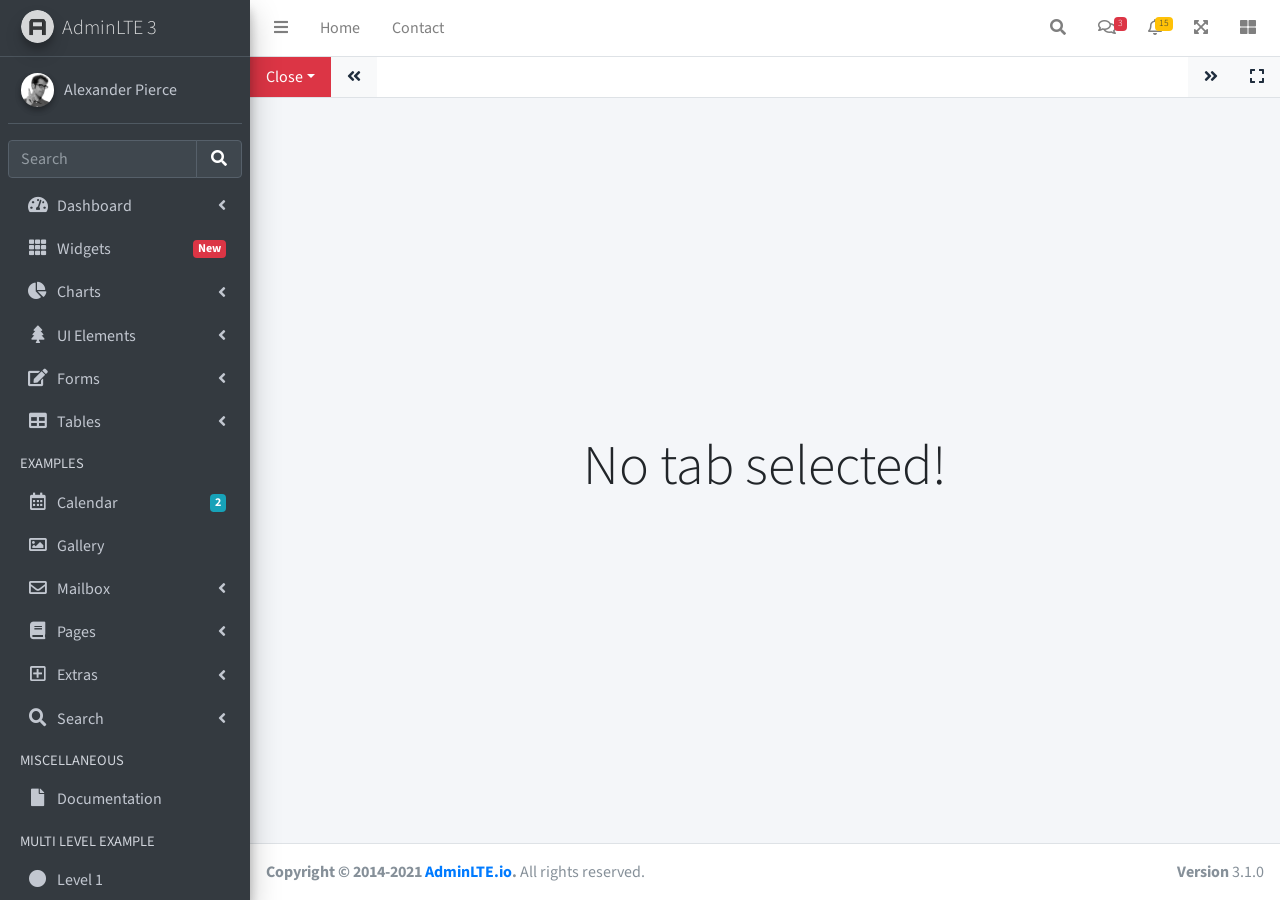
<file: src/effmapp/static/effmapp/iframe.html>
<!DOCTYPE html>
<html lang="en">
<head>
  <meta charset="utf-8">
  <meta name="viewport" content="width=device-width, initial-scale=1">
  <title>AdminLTE 3 | Tabbed IFrames</title>

  <!-- Google Font: Source Sans Pro -->
  <link rel="stylesheet" href="https://fonts.googleapis.com/css?family=Source+Sans+Pro:300,400,400i,700&display=fallback">
  <!-- Font Awesome -->
  <link rel="stylesheet" href="plugins/fontawesome-free/css/all.min.css">
  <!-- Theme style -->
  <link rel="stylesheet" href="dist/css/adminlte.min.css">
  <!-- overlayScrollbars -->
  <link rel="stylesheet" href="plugins/overlayScrollbars/css/OverlayScrollbars.min.css">
</head>
<body class="hold-transition sidebar-mini layout-fixed" data-panel-auto-height-mode="height">
<div class="wrapper">

  <!-- Navbar -->
  <nav class="main-header navbar navbar-expand navbar-white navbar-light">
    <!-- Left navbar links -->
    <ul class="navbar-nav">
      <li class="nav-item">
        <a class="nav-link" data-widget="pushmenu" href="#" role="button"><i class="fas fa-bars"></i></a>
      </li>
      <li class="nav-item d-none d-sm-inline-block">
        <a href="index3.html" class="nav-link">Home</a>
      </li>
      <li class="nav-item d-none d-sm-inline-block">
        <a href="#" class="nav-link">Contact</a>
      </li>
    </ul>

    <!-- Right navbar links -->
    <ul class="navbar-nav ml-auto">
      <!-- Navbar Search -->
      <li class="nav-item">
        <a class="nav-link" data-widget="navbar-search" href="#" role="button">
          <i class="fas fa-search"></i>
        </a>
        <div class="navbar-search-block">
          <form class="form-inline">
            <div class="input-group input-group-sm">
              <input class="form-control form-control-navbar" type="search" placeholder="Search" aria-label="Search">
              <div class="input-group-append">
                <button class="btn btn-navbar" type="submit">
                  <i class="fas fa-search"></i>
                </button>
                <button class="btn btn-navbar" type="button" data-widget="navbar-search">
                  <i class="fas fa-times"></i>
                </button>
              </div>
            </div>
          </form>
        </div>
      </li>

      <!-- Messages Dropdown Menu -->
      <li class="nav-item dropdown">
        <a class="nav-link" data-toggle="dropdown" href="#">
          <i class="far fa-comments"></i>
          <span class="badge badge-danger navbar-badge">3</span>
        </a>
        <div class="dropdown-menu dropdown-menu-lg dropdown-menu-right">
          <a href="#" class="dropdown-item">
            <!-- Message Start -->
            <div class="media">
              <img src="dist/img/user1-128x128.jpg" alt="User Avatar" class="img-size-50 mr-3 img-circle">
              <div class="media-body">
                <h3 class="dropdown-item-title">
                  Brad Diesel
                  <span class="float-right text-sm text-danger"><i class="fas fa-star"></i></span>
                </h3>
                <p class="text-sm">Call me whenever you can...</p>
                <p class="text-sm text-muted"><i class="far fa-clock mr-1"></i> 4 Hours Ago</p>
              </div>
            </div>
            <!-- Message End -->
          </a>
          <div class="dropdown-divider"></div>
          <a href="#" class="dropdown-item">
            <!-- Message Start -->
            <div class="media">
              <img src="dist/img/user8-128x128.jpg" alt="User Avatar" class="img-size-50 img-circle mr-3">
              <div class="media-body">
                <h3 class="dropdown-item-title">
                  John Pierce
                  <span class="float-right text-sm text-muted"><i class="fas fa-star"></i></span>
                </h3>
                <p class="text-sm">I got your message bro</p>
                <p class="text-sm text-muted"><i class="far fa-clock mr-1"></i> 4 Hours Ago</p>
              </div>
            </div>
            <!-- Message End -->
          </a>
          <div class="dropdown-divider"></div>
          <a href="#" class="dropdown-item">
            <!-- Message Start -->
            <div class="media">
              <img src="dist/img/user3-128x128.jpg" alt="User Avatar" class="img-size-50 img-circle mr-3">
              <div class="media-body">
                <h3 class="dropdown-item-title">
                  Nora Silvester
                  <span class="float-right text-sm text-warning"><i class="fas fa-star"></i></span>
                </h3>
                <p class="text-sm">The subject goes here</p>
                <p class="text-sm text-muted"><i class="far fa-clock mr-1"></i> 4 Hours Ago</p>
              </div>
            </div>
            <!-- Message End -->
          </a>
          <div class="dropdown-divider"></div>
          <a href="#" class="dropdown-item dropdown-footer">See All Messages</a>
        </div>
      </li>
      <!-- Notifications Dropdown Menu -->
      <li class="nav-item dropdown">
        <a class="nav-link" data-toggle="dropdown" href="#">
          <i class="far fa-bell"></i>
          <span class="badge badge-warning navbar-badge">15</span>
        </a>
        <div class="dropdown-menu dropdown-menu-lg dropdown-menu-right">
          <span class="dropdown-item dropdown-header">15 Notifications</span>
          <div class="dropdown-divider"></div>
          <a href="#" class="dropdown-item">
            <i class="fas fa-envelope mr-2"></i> 4 new messages
            <span class="float-right text-muted text-sm">3 mins</span>
          </a>
          <div class="dropdown-divider"></div>
          <a href="#" class="dropdown-item">
            <i class="fas fa-users mr-2"></i> 8 friend requests
            <span class="float-right text-muted text-sm">12 hours</span>
          </a>
          <div class="dropdown-divider"></div>
          <a href="#" class="dropdown-item">
            <i class="fas fa-file mr-2"></i> 3 new reports
            <span class="float-right text-muted text-sm">2 days</span>
          </a>
          <div class="dropdown-divider"></div>
          <a href="#" class="dropdown-item dropdown-footer">See All Notifications</a>
        </div>
      </li>
      <li class="nav-item">
        <a class="nav-link" data-widget="fullscreen" href="#" role="button">
          <i class="fas fa-expand-arrows-alt"></i>
        </a>
      </li>
      <li class="nav-item">
        <a class="nav-link" data-widget="control-sidebar" data-slide="true" href="#" role="button">
          <i class="fas fa-th-large"></i>
        </a>
      </li>
    </ul>
  </nav>
  <!-- /.navbar -->

  <!-- Main Sidebar Container -->
  <aside class="main-sidebar sidebar-dark-primary elevation-4">
    <!-- Brand Logo -->
    <a href="index3.html" class="brand-link">
      <img src="dist/img/AdminLTELogo.png" alt="AdminLTE Logo" class="brand-image img-circle elevation-3" style="opacity: .8">
      <span class="brand-text font-weight-light">AdminLTE 3</span>
    </a>

    <!-- Sidebar -->
    <div class="sidebar">
      <!-- Sidebar user panel (optional) -->
      <div class="user-panel mt-3 pb-3 mb-3 d-flex">
        <div class="image">
          <img src="dist/img/user2-160x160.jpg" class="img-circle elevation-2" alt="User Image">
        </div>
        <div class="info">
          <a href="#" class="d-block">Alexander Pierce</a>
        </div>
      </div>

      <!-- SidebarSearch Form -->
      <div class="form-inline">
        <div class="input-group" data-widget="sidebar-search">
          <input class="form-control form-control-sidebar" type="search" placeholder="Search" aria-label="Search">
          <div class="input-group-append">
            <button class="btn btn-sidebar">
              <i class="fas fa-search fa-fw"></i>
            </button>
          </div>
        </div>
      </div>

      <!-- Sidebar Menu -->
      <nav class="mt-2">
        <ul class="nav nav-pills nav-sidebar flex-column" data-widget="treeview" role="menu" data-accordion="false">
          <!-- Add icons to the links using the .nav-icon class
               with font-awesome or any other icon font library -->
          <li class="nav-item">
            <a href="#" class="nav-link">
              <i class="nav-icon fas fa-tachometer-alt"></i>
              <p>
                Dashboard
                <i class="right fas fa-angle-left"></i>
              </p>
            </a>
            <ul class="nav nav-treeview">
              <li class="nav-item">
                <a href="./index.html" class="nav-link">
                  <i class="far fa-circle nav-icon"></i>
                  <p>Dashboard v1</p>
                </a>
              </li>
              <li class="nav-item">
                <a href="./index2.html" class="nav-link">
                  <i class="far fa-circle nav-icon"></i>
                  <p>Dashboard v2</p>
                </a>
              </li>
              <li class="nav-item">
                <a href="./index3.html" class="nav-link">
                  <i class="far fa-circle nav-icon"></i>
                  <p>Dashboard v3</p>
                </a>
              </li>
            </ul>
          </li>
          <li class="nav-item">
            <a href="pages/widgets.html" class="nav-link">
              <i class="nav-icon fas fa-th"></i>
              <p>
                Widgets
                <span class="right badge badge-danger">New</span>
              </p>
            </a>
          </li>
          <li class="nav-item">
            <a href="#" class="nav-link">
              <i class="nav-icon fas fa-chart-pie"></i>
              <p>
                Charts
                <i class="right fas fa-angle-left"></i>
              </p>
            </a>
            <ul class="nav nav-treeview">
              <li class="nav-item">
                <a href="pages/charts/chartjs.html" class="nav-link">
                  <i class="far fa-circle nav-icon"></i>
                  <p>ChartJS</p>
                </a>
              </li>
              <li class="nav-item">
                <a href="pages/charts/flot.html" class="nav-link">
                  <i class="far fa-circle nav-icon"></i>
                  <p>Flot</p>
                </a>
              </li>
              <li class="nav-item">
                <a href="pages/charts/inline.html" class="nav-link">
                  <i class="far fa-circle nav-icon"></i>
                  <p>Inline</p>
                </a>
              </li>
            </ul>
          </li>
          <li class="nav-item">
            <a href="#" class="nav-link">
              <i class="nav-icon fas fa-tree"></i>
              <p>
                UI Elements
                <i class="fas fa-angle-left right"></i>
              </p>
            </a>
            <ul class="nav nav-treeview">
              <li class="nav-item">
                <a href="pages/UI/general.html" class="nav-link">
                  <i class="far fa-circle nav-icon"></i>
                  <p>General</p>
                </a>
              </li>
              <li class="nav-item">
                <a href="pages/UI/icons.html" class="nav-link">
                  <i class="far fa-circle nav-icon"></i>
                  <p>Icons</p>
                </a>
              </li>
              <li class="nav-item">
                <a href="pages/UI/buttons.html" class="nav-link">
                  <i class="far fa-circle nav-icon"></i>
                  <p>Buttons</p>
                </a>
              </li>
              <li class="nav-item">
                <a href="pages/UI/sliders.html" class="nav-link">
                  <i class="far fa-circle nav-icon"></i>
                  <p>Sliders</p>
                </a>
              </li>
              <li class="nav-item">
                <a href="pages/UI/modals.html" class="nav-link">
                  <i class="far fa-circle nav-icon"></i>
                  <p>Modals & Alerts</p>
                </a>
              </li>
              <li class="nav-item">
                <a href="pages/UI/navbar.html" class="nav-link">
                  <i class="far fa-circle nav-icon"></i>
                  <p>Navbar & Tabs</p>
                </a>
              </li>
              <li class="nav-item">
                <a href="pages/UI/timeline.html" class="nav-link">
                  <i class="far fa-circle nav-icon"></i>
                  <p>Timeline</p>
                </a>
              </li>
              <li class="nav-item">
                <a href="pages/UI/ribbons.html" class="nav-link">
                  <i class="far fa-circle nav-icon"></i>
                  <p>Ribbons</p>
                </a>
              </li>
            </ul>
          </li>
          <li class="nav-item">
            <a href="#" class="nav-link">
              <i class="nav-icon fas fa-edit"></i>
              <p>
                Forms
                <i class="fas fa-angle-left right"></i>
              </p>
            </a>
            <ul class="nav nav-treeview">
              <li class="nav-item">
                <a href="pages/forms/general.html" class="nav-link">
                  <i class="far fa-circle nav-icon"></i>
                  <p>General Elements</p>
                </a>
              </li>
              <li class="nav-item">
                <a href="pages/forms/advanced.html" class="nav-link">
                  <i class="far fa-circle nav-icon"></i>
                  <p>Advanced Elements</p>
                </a>
              </li>
              <li class="nav-item">
                <a href="pages/forms/editors.html" class="nav-link">
                  <i class="far fa-circle nav-icon"></i>
                  <p>Editors</p>
                </a>
              </li>
              <li class="nav-item">
                <a href="pages/forms/validation.html" class="nav-link">
                  <i class="far fa-circle nav-icon"></i>
                  <p>Validation</p>
                </a>
              </li>
            </ul>
          </li>
          <li class="nav-item">
            <a href="#" class="nav-link">
              <i class="nav-icon fas fa-table"></i>
              <p>
                Tables
                <i class="fas fa-angle-left right"></i>
              </p>
            </a>
            <ul class="nav nav-treeview">
              <li class="nav-item">
                <a href="pages/tables/simple.html" class="nav-link">
                  <i class="far fa-circle nav-icon"></i>
                  <p>Simple Tables</p>
                </a>
              </li>
              <li class="nav-item">
                <a href="pages/tables/data.html" class="nav-link">
                  <i class="far fa-circle nav-icon"></i>
                  <p>DataTables</p>
                </a>
              </li>
              <li class="nav-item">
                <a href="pages/tables/jsgrid.html" class="nav-link">
                  <i class="far fa-circle nav-icon"></i>
                  <p>jsGrid</p>
                </a>
              </li>
            </ul>
          </li>
          <li class="nav-header">EXAMPLES</li>
          <li class="nav-item">
            <a href="pages/calendar.html" class="nav-link">
              <i class="nav-icon far fa-calendar-alt"></i>
              <p>
                Calendar
                <span class="badge badge-info right">2</span>
              </p>
            </a>
          </li>
          <li class="nav-item">
            <a href="pages/gallery.html" class="nav-link">
              <i class="nav-icon far fa-image"></i>
              <p>
                Gallery
              </p>
            </a>
          </li>
          <li class="nav-item">
            <a href="#" class="nav-link">
              <i class="nav-icon far fa-envelope"></i>
              <p>
                Mailbox
                <i class="fas fa-angle-left right"></i>
              </p>
            </a>
            <ul class="nav nav-treeview">
              <li class="nav-item">
                <a href="pages/mailbox/mailbox.html" class="nav-link">
                  <i class="far fa-circle nav-icon"></i>
                  <p>Inbox</p>
                </a>
              </li>
              <li class="nav-item">
                <a href="pages/mailbox/compose.html" class="nav-link">
                  <i class="far fa-circle nav-icon"></i>
                  <p>Compose</p>
                </a>
              </li>
              <li class="nav-item">
                <a href="pages/mailbox/read-mail.html" class="nav-link">
                  <i class="far fa-circle nav-icon"></i>
                  <p>Read</p>
                </a>
              </li>
            </ul>
          </li>
          <li class="nav-item">
            <a href="#" class="nav-link">
              <i class="nav-icon fas fa-book"></i>
              <p>
                Pages
                <i class="fas fa-angle-left right"></i>
              </p>
            </a>
            <ul class="nav nav-treeview">
              <li class="nav-item">
                <a href="pages/examples/invoice.html" class="nav-link">
                  <i class="far fa-circle nav-icon"></i>
                  <p>Invoice</p>
                </a>
              </li>
              <li class="nav-item">
                <a href="pages/examples/profile.html" class="nav-link">
                  <i class="far fa-circle nav-icon"></i>
                  <p>Profile</p>
                </a>
              </li>
              <li class="nav-item">
                <a href="pages/examples/e-commerce.html" class="nav-link">
                  <i class="far fa-circle nav-icon"></i>
                  <p>E-commerce</p>
                </a>
              </li>
              <li class="nav-item">
                <a href="pages/examples/projects.html" class="nav-link">
                  <i class="far fa-circle nav-icon"></i>
                  <p>Projects</p>
                </a>
              </li>
              <li class="nav-item">
                <a href="pages/examples/project-add.html" class="nav-link">
                  <i class="far fa-circle nav-icon"></i>
                  <p>Project Add</p>
                </a>
              </li>
              <li class="nav-item">
                <a href="pages/examples/project-edit.html" class="nav-link">
                  <i class="far fa-circle nav-icon"></i>
                  <p>Project Edit</p>
                </a>
              </li>
              <li class="nav-item">
                <a href="pages/examples/project-detail.html" class="nav-link">
                  <i class="far fa-circle nav-icon"></i>
                  <p>Project Detail</p>
                </a>
              </li>
              <li class="nav-item">
                <a href="pages/examples/contacts.html" class="nav-link">
                  <i class="far fa-circle nav-icon"></i>
                  <p>Contacts</p>
                </a>
              </li>
              <li class="nav-item">
                <a href="pages/examples/faq.html" class="nav-link">
                  <i class="far fa-circle nav-icon"></i>
                  <p>FAQ</p>
                </a>
              </li>
              <li class="nav-item">
                <a href="pages/examples/contact-us.html" class="nav-link">
                  <i class="far fa-circle nav-icon"></i>
                  <p>Contact us</p>
                </a>
              </li>
            </ul>
          </li>
          <li class="nav-item">
            <a href="#" class="nav-link">
              <i class="nav-icon far fa-plus-square"></i>
              <p>
                Extras
                <i class="fas fa-angle-left right"></i>
              </p>
            </a>
            <ul class="nav nav-treeview">
              <li class="nav-item">
                <a href="#" class="nav-link">
                  <i class="far fa-circle nav-icon"></i>
                  <p>
                    Login & Register v1
                    <i class="fas fa-angle-left right"></i>
                  </p>
                </a>
                <ul class="nav nav-treeview">
                  <li class="nav-item">
                    <a href="pages/examples/login.html" class="nav-link">
                      <i class="far fa-circle nav-icon"></i>
                      <p>Login v1</p>
                    </a>
                  </li>
                  <li class="nav-item">
                    <a href="pages/examples/register.html" class="nav-link">
                      <i class="far fa-circle nav-icon"></i>
                      <p>Register v1</p>
                    </a>
                  </li>
                  <li class="nav-item">
                    <a href="pages/examples/forgot-password.html" class="nav-link">
                      <i class="far fa-circle nav-icon"></i>
                      <p>Forgot Password v1</p>
                    </a>
                  </li>
                  <li class="nav-item">
                    <a href="pages/examples/recover-password.html" class="nav-link">
                      <i class="far fa-circle nav-icon"></i>
                      <p>Recover Password v1</p>
                    </a>
                  </li>
                </ul>
              </li>
              <li class="nav-item">
                <a href="#" class="nav-link">
                  <i class="far fa-circle nav-icon"></i>
                  <p>
                    Login & Register v2
                    <i class="fas fa-angle-left right"></i>
                  </p>
                </a>
                <ul class="nav nav-treeview">
                  <li class="nav-item">
                    <a href="pages/examples/login-v2.html" class="nav-link">
                      <i class="far fa-circle nav-icon"></i>
                      <p>Login v2</p>
                    </a>
                  </li>
                  <li class="nav-item">
                    <a href="pages/examples/register-v2.html" class="nav-link">
                      <i class="far fa-circle nav-icon"></i>
                      <p>Register v2</p>
                    </a>
                  </li>
                  <li class="nav-item">
                    <a href="pages/examples/forgot-password-v2.html" class="nav-link">
                      <i class="far fa-circle nav-icon"></i>
                      <p>Forgot Password v2</p>
                    </a>
                  </li>
                  <li class="nav-item">
                    <a href="pages/examples/recover-password-v2.html" class="nav-link">
                      <i class="far fa-circle nav-icon"></i>
                      <p>Recover Password v2</p>
                    </a>
                  </li>
                </ul>
              </li>
              <li class="nav-item">
                <a href="pages/examples/lockscreen.html" class="nav-link">
                  <i class="far fa-circle nav-icon"></i>
                  <p>Lockscreen</p>
                </a>
              </li>
              <li class="nav-item">
                <a href="pages/examples/legacy-user-menu.html" class="nav-link">
                  <i class="far fa-circle nav-icon"></i>
                  <p>Legacy User Menu</p>
                </a>
              </li>
              <li class="nav-item">
                <a href="pages/examples/language-menu.html" class="nav-link">
                  <i class="far fa-circle nav-icon"></i>
                  <p>Language Menu</p>
                </a>
              </li>
              <li class="nav-item">
                <a href="pages/examples/404.html" class="nav-link">
                  <i class="far fa-circle nav-icon"></i>
                  <p>Error 404</p>
                </a>
              </li>
              <li class="nav-item">
                <a href="pages/examples/500.html" class="nav-link">
                  <i class="far fa-circle nav-icon"></i>
                  <p>Error 500</p>
                </a>
              </li>
              <li class="nav-item">
                <a href="pages/examples/pace.html" class="nav-link">
                  <i class="far fa-circle nav-icon"></i>
                  <p>Pace</p>
                </a>
              </li>
              <li class="nav-item">
                <a href="pages/examples/blank.html" class="nav-link">
                  <i class="far fa-circle nav-icon"></i>
                  <p>Blank Page</p>
                </a>
              </li>
              <li class="nav-item">
                <a href="starter.html" class="nav-link">
                  <i class="far fa-circle nav-icon"></i>
                  <p>Starter Page</p>
                </a>
              </li>
            </ul>
          </li>
          <li class="nav-item">
            <a href="#" class="nav-link">
              <i class="nav-icon fas fa-search"></i>
              <p>
                Search
                <i class="fas fa-angle-left right"></i>
              </p>
            </a>
            <ul class="nav nav-treeview">
              <li class="nav-item">
                <a href="pages/search/simple.html" class="nav-link">
                  <i class="far fa-circle nav-icon"></i>
                  <p>Simple Search</p>
                </a>
              </li>
              <li class="nav-item">
                <a href="pages/search/enhanced.html" class="nav-link">
                  <i class="far fa-circle nav-icon"></i>
                  <p>Enhanced</p>
                </a>
              </li>
            </ul>
          </li>
          <li class="nav-header">MISCELLANEOUS</li>
          <li class="nav-item">
            <a href="https://adminlte.io/docs/3.1/" class="nav-link">
              <i class="nav-icon fas fa-file"></i>
              <p>Documentation</p>
            </a>
          </li>
          <li class="nav-header">MULTI LEVEL EXAMPLE</li>
          <li class="nav-item">
            <a href="#" class="nav-link">
              <i class="fas fa-circle nav-icon"></i>
              <p>Level 1</p>
            </a>
          </li>
          <li class="nav-item">
            <a href="#" class="nav-link">
              <i class="nav-icon fas fa-circle"></i>
              <p>
                Level 1
                <i class="right fas fa-angle-left"></i>
              </p>
            </a>
            <ul class="nav nav-treeview">
              <li class="nav-item">
                <a href="#" class="nav-link">
                  <i class="far fa-circle nav-icon"></i>
                  <p>Level 2</p>
                </a>
              </li>
              <li class="nav-item">
                <a href="#" class="nav-link">
                  <i class="far fa-circle nav-icon"></i>
                  <p>
                    Level 2
                    <i class="right fas fa-angle-left"></i>
                  </p>
                </a>
                <ul class="nav nav-treeview">
                  <li class="nav-item">
                    <a href="#" class="nav-link">
                      <i class="far fa-dot-circle nav-icon"></i>
                      <p>Level 3</p>
                    </a>
                  </li>
                  <li class="nav-item">
                    <a href="#" class="nav-link">
                      <i class="far fa-dot-circle nav-icon"></i>
                      <p>Level 3</p>
                    </a>
                  </li>
                  <li class="nav-item">
                    <a href="#" class="nav-link">
                      <i class="far fa-dot-circle nav-icon"></i>
                      <p>Level 3</p>
                    </a>
                  </li>
                </ul>
              </li>
              <li class="nav-item">
                <a href="#" class="nav-link">
                  <i class="far fa-circle nav-icon"></i>
                  <p>Level 2</p>
                </a>
              </li>
            </ul>
          </li>
          <li class="nav-item">
            <a href="#" class="nav-link">
              <i class="fas fa-circle nav-icon"></i>
              <p>Level 1</p>
            </a>
          </li>
          <li class="nav-header">LABELS</li>
          <li class="nav-item">
            <a href="#" class="nav-link">
              <i class="nav-icon far fa-circle text-danger"></i>
              <p class="text">Important</p>
            </a>
          </li>
          <li class="nav-item">
            <a href="#" class="nav-link">
              <i class="nav-icon far fa-circle text-warning"></i>
              <p>Warning</p>
            </a>
          </li>
          <li class="nav-item">
            <a href="#" class="nav-link">
              <i class="nav-icon far fa-circle text-info"></i>
              <p>Informational</p>
            </a>
          </li>
        </ul>
      </nav>
      <!-- /.sidebar-menu -->
    </div>
    <!-- /.sidebar -->
  </aside>

  <!-- Content Wrapper. Contains page content -->
  <div class="content-wrapper iframe-mode" data-widget="iframe" data-loading-screen="750">
    <div class="nav navbar navbar-expand navbar-white navbar-light border-bottom p-0">
      <div class="nav-item dropdown">
        <a class="nav-link bg-danger dropdown-toggle" data-toggle="dropdown" href="#" role="button" aria-haspopup="true" aria-expanded="false">Close</a>
        <div class="dropdown-menu mt-0">
          <a class="dropdown-item" href="#" data-widget="iframe-close" data-type="all">Close All</a>
          <a class="dropdown-item" href="#" data-widget="iframe-close" data-type="all-other">Close All Other</a>
        </div>
      </div>
      <a class="nav-link bg-light" href="#" data-widget="iframe-scrollleft"><i class="fas fa-angle-double-left"></i></a>
      <ul class="navbar-nav overflow-hidden" role="tablist"></ul>
      <a class="nav-link bg-light" href="#" data-widget="iframe-scrollright"><i class="fas fa-angle-double-right"></i></a>
      <a class="nav-link bg-light" href="#" data-widget="iframe-fullscreen"><i class="fas fa-expand"></i></a>
    </div>
    <div class="tab-content">
      <div class="tab-empty">
        <h2 class="display-4">No tab selected!</h2>
      </div>
      <div class="tab-loading">
        <div>
          <h2 class="display-4">Tab is loading <i class="fa fa-sync fa-spin"></i></h2>
        </div>
      </div>
    </div>
  </div>
  <!-- /.content-wrapper -->
  <footer class="main-footer">
    <strong>Copyright &copy; 2014-2021 <a href="https://adminlte.io">AdminLTE.io</a>.</strong>
    All rights reserved.
    <div class="float-right d-none d-sm-inline-block">
      <b>Version</b> 3.1.0
    </div>
  </footer>

  <!-- Control Sidebar -->
  <aside class="control-sidebar control-sidebar-dark">
    <!-- Control sidebar content goes here -->
  </aside>
  <!-- /.control-sidebar -->
</div>
<!-- ./wrapper -->

<!-- jQuery -->
<script src="plugins/jquery/jquery.min.js"></script>
<!-- jQuery UI 1.11.4 -->
<script src="plugins/jquery-ui/jquery-ui.min.js"></script>
<!-- Resolve conflict in jQuery UI tooltip with Bootstrap tooltip -->
<script>
  $.widget.bridge('uibutton', $.ui.button)
</script>
<!-- Bootstrap 4 -->
<script src="plugins/bootstrap/js/bootstrap.bundle.min.js"></script>
<!-- overlayScrollbars -->
<script src="plugins/overlayScrollbars/js/jquery.overlayScrollbars.min.js"></script>
<!-- AdminLTE App -->
<script src="dist/js/adminlte.js"></script>
<!-- AdminLTE for demo purposes -->
<script src="dist/js/demo.js"></script>
</body>
</html>
</file>
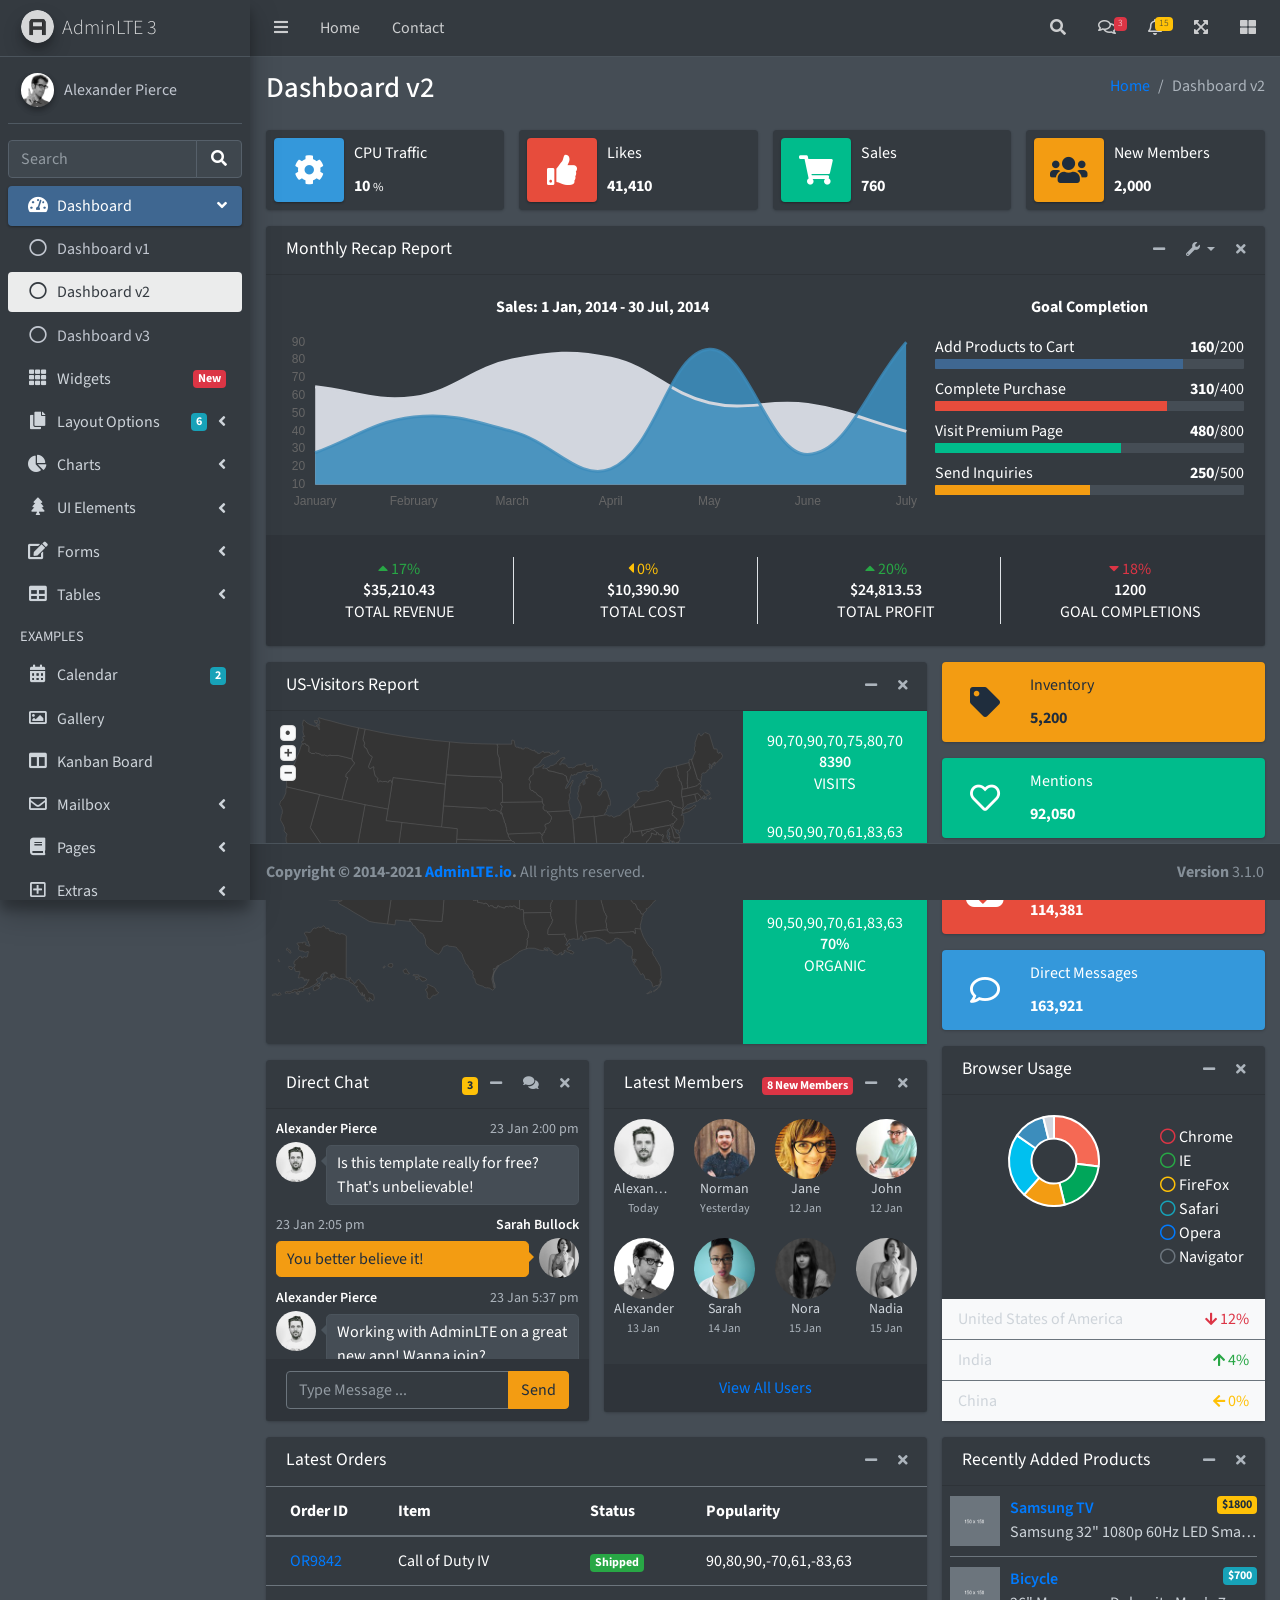
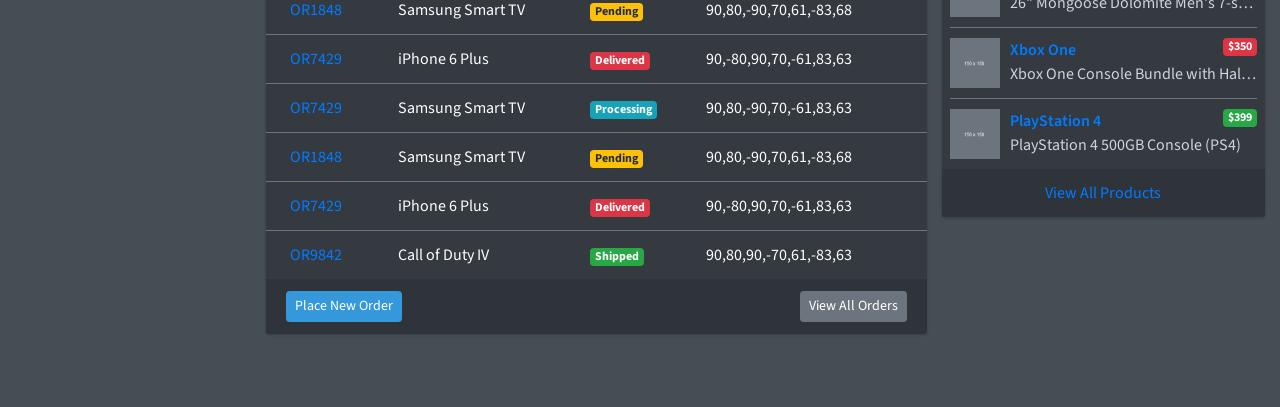
<file: src/effmapp/static/effmapp/index2.html>
<!DOCTYPE html>
<html lang="en">
<head>
  <meta charset="utf-8">
  <meta name="viewport" content="width=device-width, initial-scale=1">
  <title>AdminLTE 3 | Dashboard 2</title>

  <!-- Google Font: Source Sans Pro -->
  <link rel="stylesheet" href="https://fonts.googleapis.com/css?family=Source+Sans+Pro:300,400,400i,700&display=fallback">
  <!-- Font Awesome Icons -->
  <link rel="stylesheet" href="plugins/fontawesome-free/css/all.min.css">
  <!-- overlayScrollbars -->
  <link rel="stylesheet" href="plugins/overlayScrollbars/css/OverlayScrollbars.min.css">
  <!-- Theme style -->
  <link rel="stylesheet" href="dist/css/adminlte.min.css">
</head>
<body class="hold-transition dark-mode sidebar-mini layout-fixed layout-navbar-fixed layout-footer-fixed">
<div class="wrapper">

  <!-- Preloader -->
  <div class="preloader flex-column justify-content-center align-items-center">
    <img class="animation__wobble" src="dist/img/AdminLTELogo.png" alt="AdminLTELogo" height="60" width="60">
  </div>

  <!-- Navbar -->
  <nav class="main-header navbar navbar-expand navbar-dark">
    <!-- Left navbar links -->
    <ul class="navbar-nav">
      <li class="nav-item">
        <a class="nav-link" data-widget="pushmenu" href="#" role="button"><i class="fas fa-bars"></i></a>
      </li>
      <li class="nav-item d-none d-sm-inline-block">
        <a href="index3.html" class="nav-link">Home</a>
      </li>
      <li class="nav-item d-none d-sm-inline-block">
        <a href="#" class="nav-link">Contact</a>
      </li>
    </ul>

    <!-- Right navbar links -->
    <ul class="navbar-nav ml-auto">
      <!-- Navbar Search -->
      <li class="nav-item">
        <a class="nav-link" data-widget="navbar-search" href="#" role="button">
          <i class="fas fa-search"></i>
        </a>
        <div class="navbar-search-block">
          <form class="form-inline">
            <div class="input-group input-group-sm">
              <input class="form-control form-control-navbar" type="search" placeholder="Search" aria-label="Search">
              <div class="input-group-append">
                <button class="btn btn-navbar" type="submit">
                  <i class="fas fa-search"></i>
                </button>
                <button class="btn btn-navbar" type="button" data-widget="navbar-search">
                  <i class="fas fa-times"></i>
                </button>
              </div>
            </div>
          </form>
        </div>
      </li>

      <!-- Messages Dropdown Menu -->
      <li class="nav-item dropdown">
        <a class="nav-link" data-toggle="dropdown" href="#">
          <i class="far fa-comments"></i>
          <span class="badge badge-danger navbar-badge">3</span>
        </a>
        <div class="dropdown-menu dropdown-menu-lg dropdown-menu-right">
          <a href="#" class="dropdown-item">
            <!-- Message Start -->
            <div class="media">
              <img src="dist/img/user1-128x128.jpg" alt="User Avatar" class="img-size-50 mr-3 img-circle">
              <div class="media-body">
                <h3 class="dropdown-item-title">
                  Brad Diesel
                  <span class="float-right text-sm text-danger"><i class="fas fa-star"></i></span>
                </h3>
                <p class="text-sm">Call me whenever you can...</p>
                <p class="text-sm text-muted"><i class="far fa-clock mr-1"></i> 4 Hours Ago</p>
              </div>
            </div>
            <!-- Message End -->
          </a>
          <div class="dropdown-divider"></div>
          <a href="#" class="dropdown-item">
            <!-- Message Start -->
            <div class="media">
              <img src="dist/img/user8-128x128.jpg" alt="User Avatar" class="img-size-50 img-circle mr-3">
              <div class="media-body">
                <h3 class="dropdown-item-title">
                  John Pierce
                  <span class="float-right text-sm text-muted"><i class="fas fa-star"></i></span>
                </h3>
                <p class="text-sm">I got your message bro</p>
                <p class="text-sm text-muted"><i class="far fa-clock mr-1"></i> 4 Hours Ago</p>
              </div>
            </div>
            <!-- Message End -->
          </a>
          <div class="dropdown-divider"></div>
          <a href="#" class="dropdown-item">
            <!-- Message Start -->
            <div class="media">
              <img src="dist/img/user3-128x128.jpg" alt="User Avatar" class="img-size-50 img-circle mr-3">
              <div class="media-body">
                <h3 class="dropdown-item-title">
                  Nora Silvester
                  <span class="float-right text-sm text-warning"><i class="fas fa-star"></i></span>
                </h3>
                <p class="text-sm">The subject goes here</p>
                <p class="text-sm text-muted"><i class="far fa-clock mr-1"></i> 4 Hours Ago</p>
              </div>
            </div>
            <!-- Message End -->
          </a>
          <div class="dropdown-divider"></div>
          <a href="#" class="dropdown-item dropdown-footer">See All Messages</a>
        </div>
      </li>
      <!-- Notifications Dropdown Menu -->
      <li class="nav-item dropdown">
        <a class="nav-link" data-toggle="dropdown" href="#">
          <i class="far fa-bell"></i>
          <span class="badge badge-warning navbar-badge">15</span>
        </a>
        <div class="dropdown-menu dropdown-menu-lg dropdown-menu-right">
          <span class="dropdown-item dropdown-header">15 Notifications</span>
          <div class="dropdown-divider"></div>
          <a href="#" class="dropdown-item">
            <i class="fas fa-envelope mr-2"></i> 4 new messages
            <span class="float-right text-muted text-sm">3 mins</span>
          </a>
          <div class="dropdown-divider"></div>
          <a href="#" class="dropdown-item">
            <i class="fas fa-users mr-2"></i> 8 friend requests
            <span class="float-right text-muted text-sm">12 hours</span>
          </a>
          <div class="dropdown-divider"></div>
          <a href="#" class="dropdown-item">
            <i class="fas fa-file mr-2"></i> 3 new reports
            <span class="float-right text-muted text-sm">2 days</span>
          </a>
          <div class="dropdown-divider"></div>
          <a href="#" class="dropdown-item dropdown-footer">See All Notifications</a>
        </div>
      </li>
      <li class="nav-item">
        <a class="nav-link" data-widget="fullscreen" href="#" role="button">
          <i class="fas fa-expand-arrows-alt"></i>
        </a>
      </li>
      <li class="nav-item">
        <a class="nav-link" data-widget="control-sidebar" data-slide="true" href="#" role="button">
          <i class="fas fa-th-large"></i>
        </a>
      </li>
    </ul>
  </nav>
  <!-- /.navbar -->

  <!-- Main Sidebar Container -->
  <aside class="main-sidebar sidebar-dark-primary elevation-4">
    <!-- Brand Logo -->
    <a href="index3.html" class="brand-link">
      <img src="dist/img/AdminLTELogo.png" alt="AdminLTE Logo" class="brand-image img-circle elevation-3" style="opacity: .8">
      <span class="brand-text font-weight-light">AdminLTE 3</span>
    </a>

    <!-- Sidebar -->
    <div class="sidebar">
      <!-- Sidebar user panel (optional) -->
      <div class="user-panel mt-3 pb-3 mb-3 d-flex">
        <div class="image">
          <img src="dist/img/user2-160x160.jpg" class="img-circle elevation-2" alt="User Image">
        </div>
        <div class="info">
          <a href="#" class="d-block">Alexander Pierce</a>
        </div>
      </div>

      <!-- SidebarSearch Form -->
      <div class="form-inline">
        <div class="input-group" data-widget="sidebar-search">
          <input class="form-control form-control-sidebar" type="search" placeholder="Search" aria-label="Search">
          <div class="input-group-append">
            <button class="btn btn-sidebar">
              <i class="fas fa-search fa-fw"></i>
            </button>
          </div>
        </div>
      </div>

      <!-- Sidebar Menu -->
      <nav class="mt-2">
        <ul class="nav nav-pills nav-sidebar flex-column" data-widget="treeview" role="menu" data-accordion="false">
          <!-- Add icons to the links using the .nav-icon class
               with font-awesome or any other icon font library -->
          <li class="nav-item menu-open">
            <a href="#" class="nav-link active">
              <i class="nav-icon fas fa-tachometer-alt"></i>
              <p>
                Dashboard
                <i class="right fas fa-angle-left"></i>
              </p>
            </a>
            <ul class="nav nav-treeview">
              <li class="nav-item">
                <a href="./index.html" class="nav-link">
                  <i class="far fa-circle nav-icon"></i>
                  <p>Dashboard v1</p>
                </a>
              </li>
              <li class="nav-item">
                <a href="./index2.html" class="nav-link active">
                  <i class="far fa-circle nav-icon"></i>
                  <p>Dashboard v2</p>
                </a>
              </li>
              <li class="nav-item">
                <a href="./index3.html" class="nav-link">
                  <i class="far fa-circle nav-icon"></i>
                  <p>Dashboard v3</p>
                </a>
              </li>
            </ul>
          </li>
          <li class="nav-item">
            <a href="pages/widgets.html" class="nav-link">
              <i class="nav-icon fas fa-th"></i>
              <p>
                Widgets
                <span class="right badge badge-danger">New</span>
              </p>
            </a>
          </li>
          <li class="nav-item">
            <a href="#" class="nav-link">
              <i class="nav-icon fas fa-copy"></i>
              <p>
                Layout Options
                <i class="fas fa-angle-left right"></i>
                <span class="badge badge-info right">6</span>
              </p>
            </a>
            <ul class="nav nav-treeview">
              <li class="nav-item">
                <a href="pages/layout/top-nav.html" class="nav-link">
                  <i class="far fa-circle nav-icon"></i>
                  <p>Top Navigation</p>
                </a>
              </li>
              <li class="nav-item">
                <a href="pages/layout/top-nav-sidebar.html" class="nav-link">
                  <i class="far fa-circle nav-icon"></i>
                  <p>Top Navigation + Sidebar</p>
                </a>
              </li>
              <li class="nav-item">
                <a href="pages/layout/boxed.html" class="nav-link">
                  <i class="far fa-circle nav-icon"></i>
                  <p>Boxed</p>
                </a>
              </li>
              <li class="nav-item">
                <a href="pages/layout/fixed-sidebar.html" class="nav-link">
                  <i class="far fa-circle nav-icon"></i>
                  <p>Fixed Sidebar</p>
                </a>
              </li>
              <li class="nav-item">
                <a href="pages/layout/fixed-sidebar-custom.html" class="nav-link">
                  <i class="far fa-circle nav-icon"></i>
                  <p>Fixed Sidebar <small>+ Custom Area</small></p>
                </a>
              </li>
              <li class="nav-item">
                <a href="pages/layout/fixed-topnav.html" class="nav-link">
                  <i class="far fa-circle nav-icon"></i>
                  <p>Fixed Navbar</p>
                </a>
              </li>
              <li class="nav-item">
                <a href="pages/layout/fixed-footer.html" class="nav-link">
                  <i class="far fa-circle nav-icon"></i>
                  <p>Fixed Footer</p>
                </a>
              </li>
              <li class="nav-item">
                <a href="pages/layout/collapsed-sidebar.html" class="nav-link">
                  <i class="far fa-circle nav-icon"></i>
                  <p>Collapsed Sidebar</p>
                </a>
              </li>
            </ul>
          </li>
          <li class="nav-item">
            <a href="#" class="nav-link">
              <i class="nav-icon fas fa-chart-pie"></i>
              <p>
                Charts
                <i class="right fas fa-angle-left"></i>
              </p>
            </a>
            <ul class="nav nav-treeview">
              <li class="nav-item">
                <a href="pages/charts/chartjs.html" class="nav-link">
                  <i class="far fa-circle nav-icon"></i>
                  <p>ChartJS</p>
                </a>
              </li>
              <li class="nav-item">
                <a href="pages/charts/flot.html" class="nav-link">
                  <i class="far fa-circle nav-icon"></i>
                  <p>Flot</p>
                </a>
              </li>
              <li class="nav-item">
                <a href="pages/charts/inline.html" class="nav-link">
                  <i class="far fa-circle nav-icon"></i>
                  <p>Inline</p>
                </a>
              </li>
              <li class="nav-item">
                <a href="pages/charts/uplot.html" class="nav-link">
                  <i class="far fa-circle nav-icon"></i>
                  <p>uPlot</p>
                </a>
              </li>
            </ul>
          </li>
          <li class="nav-item">
            <a href="#" class="nav-link">
              <i class="nav-icon fas fa-tree"></i>
              <p>
                UI Elements
                <i class="fas fa-angle-left right"></i>
              </p>
            </a>
            <ul class="nav nav-treeview">
              <li class="nav-item">
                <a href="pages/UI/general.html" class="nav-link">
                  <i class="far fa-circle nav-icon"></i>
                  <p>General</p>
                </a>
              </li>
              <li class="nav-item">
                <a href="pages/UI/icons.html" class="nav-link">
                  <i class="far fa-circle nav-icon"></i>
                  <p>Icons</p>
                </a>
              </li>
              <li class="nav-item">
                <a href="pages/UI/buttons.html" class="nav-link">
                  <i class="far fa-circle nav-icon"></i>
                  <p>Buttons</p>
                </a>
              </li>
              <li class="nav-item">
                <a href="pages/UI/sliders.html" class="nav-link">
                  <i class="far fa-circle nav-icon"></i>
                  <p>Sliders</p>
                </a>
              </li>
              <li class="nav-item">
                <a href="pages/UI/modals.html" class="nav-link">
                  <i class="far fa-circle nav-icon"></i>
                  <p>Modals & Alerts</p>
                </a>
              </li>
              <li class="nav-item">
                <a href="pages/UI/navbar.html" class="nav-link">
                  <i class="far fa-circle nav-icon"></i>
                  <p>Navbar & Tabs</p>
                </a>
              </li>
              <li class="nav-item">
                <a href="pages/UI/timeline.html" class="nav-link">
                  <i class="far fa-circle nav-icon"></i>
                  <p>Timeline</p>
                </a>
              </li>
              <li class="nav-item">
                <a href="pages/UI/ribbons.html" class="nav-link">
                  <i class="far fa-circle nav-icon"></i>
                  <p>Ribbons</p>
                </a>
              </li>
            </ul>
          </li>
          <li class="nav-item">
            <a href="#" class="nav-link">
              <i class="nav-icon fas fa-edit"></i>
              <p>
                Forms
                <i class="fas fa-angle-left right"></i>
              </p>
            </a>
            <ul class="nav nav-treeview">
              <li class="nav-item">
                <a href="pages/forms/general.html" class="nav-link">
                  <i class="far fa-circle nav-icon"></i>
                  <p>General Elements</p>
                </a>
              </li>
              <li class="nav-item">
                <a href="pages/forms/advanced.html" class="nav-link">
                  <i class="far fa-circle nav-icon"></i>
                  <p>Advanced Elements</p>
                </a>
              </li>
              <li class="nav-item">
                <a href="pages/forms/editors.html" class="nav-link">
                  <i class="far fa-circle nav-icon"></i>
                  <p>Editors</p>
                </a>
              </li>
              <li class="nav-item">
                <a href="pages/forms/validation.html" class="nav-link">
                  <i class="far fa-circle nav-icon"></i>
                  <p>Validation</p>
                </a>
              </li>
            </ul>
          </li>
          <li class="nav-item">
            <a href="#" class="nav-link">
              <i class="nav-icon fas fa-table"></i>
              <p>
                Tables
                <i class="fas fa-angle-left right"></i>
              </p>
            </a>
            <ul class="nav nav-treeview">
              <li class="nav-item">
                <a href="pages/tables/simple.html" class="nav-link">
                  <i class="far fa-circle nav-icon"></i>
                  <p>Simple Tables</p>
                </a>
              </li>
              <li class="nav-item">
                <a href="pages/tables/data.html" class="nav-link">
                  <i class="far fa-circle nav-icon"></i>
                  <p>DataTables</p>
                </a>
              </li>
              <li class="nav-item">
                <a href="pages/tables/jsgrid.html" class="nav-link">
                  <i class="far fa-circle nav-icon"></i>
                  <p>jsGrid</p>
                </a>
              </li>
            </ul>
          </li>
          <li class="nav-header">EXAMPLES</li>
          <li class="nav-item">
            <a href="pages/calendar.html" class="nav-link">
              <i class="nav-icon fas fa-calendar-alt"></i>
              <p>
                Calendar
                <span class="badge badge-info right">2</span>
              </p>
            </a>
          </li>
          <li class="nav-item">
            <a href="pages/gallery.html" class="nav-link">
              <i class="nav-icon far fa-image"></i>
              <p>
                Gallery
              </p>
            </a>
          </li>
          <li class="nav-item">
            <a href="pages/kanban.html" class="nav-link">
              <i class="nav-icon fas fa-columns"></i>
              <p>
                Kanban Board
              </p>
            </a>
          </li>
          <li class="nav-item">
            <a href="#" class="nav-link">
              <i class="nav-icon far fa-envelope"></i>
              <p>
                Mailbox
                <i class="fas fa-angle-left right"></i>
              </p>
            </a>
            <ul class="nav nav-treeview">
              <li class="nav-item">
                <a href="pages/mailbox/mailbox.html" class="nav-link">
                  <i class="far fa-circle nav-icon"></i>
                  <p>Inbox</p>
                </a>
              </li>
              <li class="nav-item">
                <a href="pages/mailbox/compose.html" class="nav-link">
                  <i class="far fa-circle nav-icon"></i>
                  <p>Compose</p>
                </a>
              </li>
              <li class="nav-item">
                <a href="pages/mailbox/read-mail.html" class="nav-link">
                  <i class="far fa-circle nav-icon"></i>
                  <p>Read</p>
                </a>
              </li>
            </ul>
          </li>
          <li class="nav-item">
            <a href="#" class="nav-link">
              <i class="nav-icon fas fa-book"></i>
              <p>
                Pages
                <i class="fas fa-angle-left right"></i>
              </p>
            </a>
            <ul class="nav nav-treeview">
              <li class="nav-item">
                <a href="pages/examples/invoice.html" class="nav-link">
                  <i class="far fa-circle nav-icon"></i>
                  <p>Invoice</p>
                </a>
              </li>
              <li class="nav-item">
                <a href="pages/examples/profile.html" class="nav-link">
                  <i class="far fa-circle nav-icon"></i>
                  <p>Profile</p>
                </a>
              </li>
              <li class="nav-item">
                <a href="pages/examples/e-commerce.html" class="nav-link">
                  <i class="far fa-circle nav-icon"></i>
                  <p>E-commerce</p>
                </a>
              </li>
              <li class="nav-item">
                <a href="pages/examples/projects.html" class="nav-link">
                  <i class="far fa-circle nav-icon"></i>
                  <p>Projects</p>
                </a>
              </li>
              <li class="nav-item">
                <a href="pages/examples/project-add.html" class="nav-link">
                  <i class="far fa-circle nav-icon"></i>
                  <p>Project Add</p>
                </a>
              </li>
              <li class="nav-item">
                <a href="pages/examples/project-edit.html" class="nav-link">
                  <i class="far fa-circle nav-icon"></i>
                  <p>Project Edit</p>
                </a>
              </li>
              <li class="nav-item">
                <a href="pages/examples/project-detail.html" class="nav-link">
                  <i class="far fa-circle nav-icon"></i>
                  <p>Project Detail</p>
                </a>
              </li>
              <li class="nav-item">
                <a href="pages/examples/contacts.html" class="nav-link">
                  <i class="far fa-circle nav-icon"></i>
                  <p>Contacts</p>
                </a>
              </li>
              <li class="nav-item">
                <a href="pages/examples/faq.html" class="nav-link">
                  <i class="far fa-circle nav-icon"></i>
                  <p>FAQ</p>
                </a>
              </li>
              <li class="nav-item">
                <a href="pages/examples/contact-us.html" class="nav-link">
                  <i class="far fa-circle nav-icon"></i>
                  <p>Contact us</p>
                </a>
              </li>
            </ul>
          </li>
          <li class="nav-item">
            <a href="#" class="nav-link">
              <i class="nav-icon far fa-plus-square"></i>
              <p>
                Extras
                <i class="fas fa-angle-left right"></i>
              </p>
            </a>
            <ul class="nav nav-treeview">
              <li class="nav-item">
                <a href="#" class="nav-link">
                  <i class="far fa-circle nav-icon"></i>
                  <p>
                    Login & Register v1
                    <i class="fas fa-angle-left right"></i>
                  </p>
                </a>
                <ul class="nav nav-treeview">
                  <li class="nav-item">
                    <a href="pages/examples/login.html" class="nav-link">
                      <i class="far fa-circle nav-icon"></i>
                      <p>Login v1</p>
                    </a>
                  </li>
                  <li class="nav-item">
                    <a href="pages/examples/register.html" class="nav-link">
                      <i class="far fa-circle nav-icon"></i>
                      <p>Register v1</p>
                    </a>
                  </li>
                  <li class="nav-item">
                    <a href="pages/examples/forgot-password.html" class="nav-link">
                      <i class="far fa-circle nav-icon"></i>
                      <p>Forgot Password v1</p>
                    </a>
                  </li>
                  <li class="nav-item">
                    <a href="pages/examples/recover-password.html" class="nav-link">
                      <i class="far fa-circle nav-icon"></i>
                      <p>Recover Password v1</p>
                    </a>
                  </li>
                </ul>
              </li>
              <li class="nav-item">
                <a href="#" class="nav-link">
                  <i class="far fa-circle nav-icon"></i>
                  <p>
                    Login & Register v2
                    <i class="fas fa-angle-left right"></i>
                  </p>
                </a>
                <ul class="nav nav-treeview">
                  <li class="nav-item">
                    <a href="pages/examples/login-v2.html" class="nav-link">
                      <i class="far fa-circle nav-icon"></i>
                      <p>Login v2</p>
                    </a>
                  </li>
                  <li class="nav-item">
                    <a href="pages/examples/register-v2.html" class="nav-link">
                      <i class="far fa-circle nav-icon"></i>
                      <p>Register v2</p>
                    </a>
                  </li>
                  <li class="nav-item">
                    <a href="pages/examples/forgot-password-v2.html" class="nav-link">
                      <i class="far fa-circle nav-icon"></i>
                      <p>Forgot Password v2</p>
                    </a>
                  </li>
                  <li class="nav-item">
                    <a href="pages/examples/recover-password-v2.html" class="nav-link">
                      <i class="far fa-circle nav-icon"></i>
                      <p>Recover Password v2</p>
                    </a>
                  </li>
                </ul>
              </li>
              <li class="nav-item">
                <a href="pages/examples/lockscreen.html" class="nav-link">
                  <i class="far fa-circle nav-icon"></i>
                  <p>Lockscreen</p>
                </a>
              </li>
              <li class="nav-item">
                <a href="pages/examples/legacy-user-menu.html" class="nav-link">
                  <i class="far fa-circle nav-icon"></i>
                  <p>Legacy User Menu</p>
                </a>
              </li>
              <li class="nav-item">
                <a href="pages/examples/language-menu.html" class="nav-link">
                  <i class="far fa-circle nav-icon"></i>
                  <p>Language Menu</p>
                </a>
              </li>
              <li class="nav-item">
                <a href="pages/examples/404.html" class="nav-link">
                  <i class="far fa-circle nav-icon"></i>
                  <p>Error 404</p>
                </a>
              </li>
              <li class="nav-item">
                <a href="pages/examples/500.html" class="nav-link">
                  <i class="far fa-circle nav-icon"></i>
                  <p>Error 500</p>
                </a>
              </li>
              <li class="nav-item">
                <a href="pages/examples/pace.html" class="nav-link">
                  <i class="far fa-circle nav-icon"></i>
                  <p>Pace</p>
                </a>
              </li>
              <li class="nav-item">
                <a href="pages/examples/blank.html" class="nav-link">
                  <i class="far fa-circle nav-icon"></i>
                  <p>Blank Page</p>
                </a>
              </li>
              <li class="nav-item">
                <a href="starter.html" class="nav-link">
                  <i class="far fa-circle nav-icon"></i>
                  <p>Starter Page</p>
                </a>
              </li>
            </ul>
          </li>
          <li class="nav-item">
            <a href="#" class="nav-link">
              <i class="nav-icon fas fa-search"></i>
              <p>
                Search
                <i class="fas fa-angle-left right"></i>
              </p>
            </a>
            <ul class="nav nav-treeview">
              <li class="nav-item">
                <a href="pages/search/simple.html" class="nav-link">
                  <i class="far fa-circle nav-icon"></i>
                  <p>Simple Search</p>
                </a>
              </li>
              <li class="nav-item">
                <a href="pages/search/enhanced.html" class="nav-link">
                  <i class="far fa-circle nav-icon"></i>
                  <p>Enhanced</p>
                </a>
              </li>
            </ul>
          </li>
          <li class="nav-header">MISCELLANEOUS</li>
          <li class="nav-item">
            <a href="iframe.html" class="nav-link">
              <i class="nav-icon fas fa-ellipsis-h"></i>
              <p>Tabbed IFrame Plugin</p>
            </a>
          </li>
          <li class="nav-item">
            <a href="https://adminlte.io/docs/3.1/" class="nav-link">
              <i class="nav-icon fas fa-file"></i>
              <p>Documentation</p>
            </a>
          </li>
          <li class="nav-header">MULTI LEVEL EXAMPLE</li>
          <li class="nav-item">
            <a href="#" class="nav-link">
              <i class="fas fa-circle nav-icon"></i>
              <p>Level 1</p>
            </a>
          </li>
          <li class="nav-item">
            <a href="#" class="nav-link">
              <i class="nav-icon fas fa-circle"></i>
              <p>
                Level 1
                <i class="right fas fa-angle-left"></i>
              </p>
            </a>
            <ul class="nav nav-treeview">
              <li class="nav-item">
                <a href="#" class="nav-link">
                  <i class="far fa-circle nav-icon"></i>
                  <p>Level 2</p>
                </a>
              </li>
              <li class="nav-item">
                <a href="#" class="nav-link">
                  <i class="far fa-circle nav-icon"></i>
                  <p>
                    Level 2
                    <i class="right fas fa-angle-left"></i>
                  </p>
                </a>
                <ul class="nav nav-treeview">
                  <li class="nav-item">
                    <a href="#" class="nav-link">
                      <i class="far fa-dot-circle nav-icon"></i>
                      <p>Level 3</p>
                    </a>
                  </li>
                  <li class="nav-item">
                    <a href="#" class="nav-link">
                      <i class="far fa-dot-circle nav-icon"></i>
                      <p>Level 3</p>
                    </a>
                  </li>
                  <li class="nav-item">
                    <a href="#" class="nav-link">
                      <i class="far fa-dot-circle nav-icon"></i>
                      <p>Level 3</p>
                    </a>
                  </li>
                </ul>
              </li>
              <li class="nav-item">
                <a href="#" class="nav-link">
                  <i class="far fa-circle nav-icon"></i>
                  <p>Level 2</p>
                </a>
              </li>
            </ul>
          </li>
          <li class="nav-item">
            <a href="#" class="nav-link">
              <i class="fas fa-circle nav-icon"></i>
              <p>Level 1</p>
            </a>
          </li>
          <li class="nav-header">LABELS</li>
          <li class="nav-item">
            <a href="#" class="nav-link">
              <i class="nav-icon far fa-circle text-danger"></i>
              <p class="text">Important</p>
            </a>
          </li>
          <li class="nav-item">
            <a href="#" class="nav-link">
              <i class="nav-icon far fa-circle text-warning"></i>
              <p>Warning</p>
            </a>
          </li>
          <li class="nav-item">
            <a href="#" class="nav-link">
              <i class="nav-icon far fa-circle text-info"></i>
              <p>Informational</p>
            </a>
          </li>
        </ul>
      </nav>
      <!-- /.sidebar-menu -->
    </div>
    <!-- /.sidebar -->
  </aside>

  <!-- Content Wrapper. Contains page content -->
  <div class="content-wrapper">
    <!-- Content Header (Page header) -->
    <div class="content-header">
      <div class="container-fluid">
        <div class="row mb-2">
          <div class="col-sm-6">
            <h1 class="m-0">Dashboard v2</h1>
          </div><!-- /.col -->
          <div class="col-sm-6">
            <ol class="breadcrumb float-sm-right">
              <li class="breadcrumb-item"><a href="#">Home</a></li>
              <li class="breadcrumb-item active">Dashboard v2</li>
            </ol>
          </div><!-- /.col -->
        </div><!-- /.row -->
      </div><!-- /.container-fluid -->
    </div>
    <!-- /.content-header -->

    <!-- Main content -->
    <section class="content">
      <div class="container-fluid">
        <!-- Info boxes -->
        <div class="row">
          <div class="col-12 col-sm-6 col-md-3">
            <div class="info-box">
              <span class="info-box-icon bg-info elevation-1"><i class="fas fa-cog"></i></span>

              <div class="info-box-content">
                <span class="info-box-text">CPU Traffic</span>
                <span class="info-box-number">
                  10
                  <small>%</small>
                </span>
              </div>
              <!-- /.info-box-content -->
            </div>
            <!-- /.info-box -->
          </div>
          <!-- /.col -->
          <div class="col-12 col-sm-6 col-md-3">
            <div class="info-box mb-3">
              <span class="info-box-icon bg-danger elevation-1"><i class="fas fa-thumbs-up"></i></span>

              <div class="info-box-content">
                <span class="info-box-text">Likes</span>
                <span class="info-box-number">41,410</span>
              </div>
              <!-- /.info-box-content -->
            </div>
            <!-- /.info-box -->
          </div>
          <!-- /.col -->

          <!-- fix for small devices only -->
          <div class="clearfix hidden-md-up"></div>

          <div class="col-12 col-sm-6 col-md-3">
            <div class="info-box mb-3">
              <span class="info-box-icon bg-success elevation-1"><i class="fas fa-shopping-cart"></i></span>

              <div class="info-box-content">
                <span class="info-box-text">Sales</span>
                <span class="info-box-number">760</span>
              </div>
              <!-- /.info-box-content -->
            </div>
            <!-- /.info-box -->
          </div>
          <!-- /.col -->
          <div class="col-12 col-sm-6 col-md-3">
            <div class="info-box mb-3">
              <span class="info-box-icon bg-warning elevation-1"><i class="fas fa-users"></i></span>

              <div class="info-box-content">
                <span class="info-box-text">New Members</span>
                <span class="info-box-number">2,000</span>
              </div>
              <!-- /.info-box-content -->
            </div>
            <!-- /.info-box -->
          </div>
          <!-- /.col -->
        </div>
        <!-- /.row -->

        <div class="row">
          <div class="col-md-12">
            <div class="card">
              <div class="card-header">
                <h5 class="card-title">Monthly Recap Report</h5>

                <div class="card-tools">
                  <button type="button" class="btn btn-tool" data-card-widget="collapse">
                    <i class="fas fa-minus"></i>
                  </button>
                  <div class="btn-group">
                    <button type="button" class="btn btn-tool dropdown-toggle" data-toggle="dropdown">
                      <i class="fas fa-wrench"></i>
                    </button>
                    <div class="dropdown-menu dropdown-menu-right" role="menu">
                      <a href="#" class="dropdown-item">Action</a>
                      <a href="#" class="dropdown-item">Another action</a>
                      <a href="#" class="dropdown-item">Something else here</a>
                      <a class="dropdown-divider"></a>
                      <a href="#" class="dropdown-item">Separated link</a>
                    </div>
                  </div>
                  <button type="button" class="btn btn-tool" data-card-widget="remove">
                    <i class="fas fa-times"></i>
                  </button>
                </div>
              </div>
              <!-- /.card-header -->
              <div class="card-body">
                <div class="row">
                  <div class="col-md-8">
                    <p class="text-center">
                      <strong>Sales: 1 Jan, 2014 - 30 Jul, 2014</strong>
                    </p>

                    <div class="chart">
                      <!-- Sales Chart Canvas -->
                      <canvas id="salesChart" height="180" style="height: 180px;"></canvas>
                    </div>
                    <!-- /.chart-responsive -->
                  </div>
                  <!-- /.col -->
                  <div class="col-md-4">
                    <p class="text-center">
                      <strong>Goal Completion</strong>
                    </p>

                    <div class="progress-group">
                      Add Products to Cart
                      <span class="float-right"><b>160</b>/200</span>
                      <div class="progress progress-sm">
                        <div class="progress-bar bg-primary" style="width: 80%"></div>
                      </div>
                    </div>
                    <!-- /.progress-group -->

                    <div class="progress-group">
                      Complete Purchase
                      <span class="float-right"><b>310</b>/400</span>
                      <div class="progress progress-sm">
                        <div class="progress-bar bg-danger" style="width: 75%"></div>
                      </div>
                    </div>

                    <!-- /.progress-group -->
                    <div class="progress-group">
                      <span class="progress-text">Visit Premium Page</span>
                      <span class="float-right"><b>480</b>/800</span>
                      <div class="progress progress-sm">
                        <div class="progress-bar bg-success" style="width: 60%"></div>
                      </div>
                    </div>

                    <!-- /.progress-group -->
                    <div class="progress-group">
                      Send Inquiries
                      <span class="float-right"><b>250</b>/500</span>
                      <div class="progress progress-sm">
                        <div class="progress-bar bg-warning" style="width: 50%"></div>
                      </div>
                    </div>
                    <!-- /.progress-group -->
                  </div>
                  <!-- /.col -->
                </div>
                <!-- /.row -->
              </div>
              <!-- ./card-body -->
              <div class="card-footer">
                <div class="row">
                  <div class="col-sm-3 col-6">
                    <div class="description-block border-right">
                      <span class="description-percentage text-success"><i class="fas fa-caret-up"></i> 17%</span>
                      <h5 class="description-header">$35,210.43</h5>
                      <span class="description-text">TOTAL REVENUE</span>
                    </div>
                    <!-- /.description-block -->
                  </div>
                  <!-- /.col -->
                  <div class="col-sm-3 col-6">
                    <div class="description-block border-right">
                      <span class="description-percentage text-warning"><i class="fas fa-caret-left"></i> 0%</span>
                      <h5 class="description-header">$10,390.90</h5>
                      <span class="description-text">TOTAL COST</span>
                    </div>
                    <!-- /.description-block -->
                  </div>
                  <!-- /.col -->
                  <div class="col-sm-3 col-6">
                    <div class="description-block border-right">
                      <span class="description-percentage text-success"><i class="fas fa-caret-up"></i> 20%</span>
                      <h5 class="description-header">$24,813.53</h5>
                      <span class="description-text">TOTAL PROFIT</span>
                    </div>
                    <!-- /.description-block -->
                  </div>
                  <!-- /.col -->
                  <div class="col-sm-3 col-6">
                    <div class="description-block">
                      <span class="description-percentage text-danger"><i class="fas fa-caret-down"></i> 18%</span>
                      <h5 class="description-header">1200</h5>
                      <span class="description-text">GOAL COMPLETIONS</span>
                    </div>
                    <!-- /.description-block -->
                  </div>
                </div>
                <!-- /.row -->
              </div>
              <!-- /.card-footer -->
            </div>
            <!-- /.card -->
          </div>
          <!-- /.col -->
        </div>
        <!-- /.row -->

        <!-- Main row -->
        <div class="row">
          <!-- Left col -->
          <div class="col-md-8">
            <!-- MAP & BOX PANE -->
            <div class="card">
              <div class="card-header">
                <h3 class="card-title">US-Visitors Report</h3>

                <div class="card-tools">
                  <button type="button" class="btn btn-tool" data-card-widget="collapse">
                    <i class="fas fa-minus"></i>
                  </button>
                  <button type="button" class="btn btn-tool" data-card-widget="remove">
                    <i class="fas fa-times"></i>
                  </button>
                </div>
              </div>
              <!-- /.card-header -->
              <div class="card-body p-0">
                <div class="d-md-flex">
                  <div class="p-1 flex-fill" style="overflow: hidden">
                    <!-- Map will be created here -->
                    <div id="world-map-markers" style="height: 325px; overflow: hidden">
                      <div class="map"></div>
                    </div>
                  </div>
                  <div class="card-pane-right bg-success pt-2 pb-2 pl-4 pr-4">
                    <div class="description-block mb-4">
                      <div class="sparkbar pad" data-color="#fff">90,70,90,70,75,80,70</div>
                      <h5 class="description-header">8390</h5>
                      <span class="description-text">Visits</span>
                    </div>
                    <!-- /.description-block -->
                    <div class="description-block mb-4">
                      <div class="sparkbar pad" data-color="#fff">90,50,90,70,61,83,63</div>
                      <h5 class="description-header">30%</h5>
                      <span class="description-text">Referrals</span>
                    </div>
                    <!-- /.description-block -->
                    <div class="description-block">
                      <div class="sparkbar pad" data-color="#fff">90,50,90,70,61,83,63</div>
                      <h5 class="description-header">70%</h5>
                      <span class="description-text">Organic</span>
                    </div>
                    <!-- /.description-block -->
                  </div><!-- /.card-pane-right -->
                </div><!-- /.d-md-flex -->
              </div>
              <!-- /.card-body -->
            </div>
            <!-- /.card -->
            <div class="row">
              <div class="col-md-6">
                <!-- DIRECT CHAT -->
                <div class="card direct-chat direct-chat-warning">
                  <div class="card-header">
                    <h3 class="card-title">Direct Chat</h3>

                    <div class="card-tools">
                      <span title="3 New Messages" class="badge badge-warning">3</span>
                      <button type="button" class="btn btn-tool" data-card-widget="collapse">
                        <i class="fas fa-minus"></i>
                      </button>
                      <button type="button" class="btn btn-tool" title="Contacts" data-widget="chat-pane-toggle">
                        <i class="fas fa-comments"></i>
                      </button>
                      <button type="button" class="btn btn-tool" data-card-widget="remove">
                        <i class="fas fa-times"></i>
                      </button>
                    </div>
                  </div>
                  <!-- /.card-header -->
                  <div class="card-body">
                    <!-- Conversations are loaded here -->
                    <div class="direct-chat-messages">
                      <!-- Message. Default to the left -->
                      <div class="direct-chat-msg">
                        <div class="direct-chat-infos clearfix">
                          <span class="direct-chat-name float-left">Alexander Pierce</span>
                          <span class="direct-chat-timestamp float-right">23 Jan 2:00 pm</span>
                        </div>
                        <!-- /.direct-chat-infos -->
                        <img class="direct-chat-img" src="dist/img/user1-128x128.jpg" alt="message user image">
                        <!-- /.direct-chat-img -->
                        <div class="direct-chat-text">
                          Is this template really for free? That's unbelievable!
                        </div>
                        <!-- /.direct-chat-text -->
                      </div>
                      <!-- /.direct-chat-msg -->

                      <!-- Message to the right -->
                      <div class="direct-chat-msg right">
                        <div class="direct-chat-infos clearfix">
                          <span class="direct-chat-name float-right">Sarah Bullock</span>
                          <span class="direct-chat-timestamp float-left">23 Jan 2:05 pm</span>
                        </div>
                        <!-- /.direct-chat-infos -->
                        <img class="direct-chat-img" src="dist/img/user3-128x128.jpg" alt="message user image">
                        <!-- /.direct-chat-img -->
                        <div class="direct-chat-text">
                          You better believe it!
                        </div>
                        <!-- /.direct-chat-text -->
                      </div>
                      <!-- /.direct-chat-msg -->

                      <!-- Message. Default to the left -->
                      <div class="direct-chat-msg">
                        <div class="direct-chat-infos clearfix">
                          <span class="direct-chat-name float-left">Alexander Pierce</span>
                          <span class="direct-chat-timestamp float-right">23 Jan 5:37 pm</span>
                        </div>
                        <!-- /.direct-chat-infos -->
                        <img class="direct-chat-img" src="dist/img/user1-128x128.jpg" alt="message user image">
                        <!-- /.direct-chat-img -->
                        <div class="direct-chat-text">
                          Working with AdminLTE on a great new app! Wanna join?
                        </div>
                        <!-- /.direct-chat-text -->
                      </div>
                      <!-- /.direct-chat-msg -->

                      <!-- Message to the right -->
                      <div class="direct-chat-msg right">
                        <div class="direct-chat-infos clearfix">
                          <span class="direct-chat-name float-right">Sarah Bullock</span>
                          <span class="direct-chat-timestamp float-left">23 Jan 6:10 pm</span>
                        </div>
                        <!-- /.direct-chat-infos -->
                        <img class="direct-chat-img" src="dist/img/user3-128x128.jpg" alt="message user image">
                        <!-- /.direct-chat-img -->
                        <div class="direct-chat-text">
                          I would love to.
                        </div>
                        <!-- /.direct-chat-text -->
                      </div>
                      <!-- /.direct-chat-msg -->

                    </div>
                    <!--/.direct-chat-messages-->

                    <!-- Contacts are loaded here -->
                    <div class="direct-chat-contacts">
                      <ul class="contacts-list">
                        <li>
                          <a href="#">
                            <img class="contacts-list-img" src="dist/img/user1-128x128.jpg" alt="User Avatar">

                            <div class="contacts-list-info">
                              <span class="contacts-list-name">
                                Count Dracula
                                <small class="contacts-list-date float-right">2/28/2015</small>
                              </span>
                              <span class="contacts-list-msg">How have you been? I was...</span>
                            </div>
                            <!-- /.contacts-list-info -->
                          </a>
                        </li>
                        <!-- End Contact Item -->
                        <li>
                          <a href="#">
                            <img class="contacts-list-img" src="dist/img/user7-128x128.jpg" alt="User Avatar">

                            <div class="contacts-list-info">
                              <span class="contacts-list-name">
                                Sarah Doe
                                <small class="contacts-list-date float-right">2/23/2015</small>
                              </span>
                              <span class="contacts-list-msg">I will be waiting for...</span>
                            </div>
                            <!-- /.contacts-list-info -->
                          </a>
                        </li>
                        <!-- End Contact Item -->
                        <li>
                          <a href="#">
                            <img class="contacts-list-img" src="dist/img/user3-128x128.jpg" alt="User Avatar">

                            <div class="contacts-list-info">
                              <span class="contacts-list-name">
                                Nadia Jolie
                                <small class="contacts-list-date float-right">2/20/2015</small>
                              </span>
                              <span class="contacts-list-msg">I'll call you back at...</span>
                            </div>
                            <!-- /.contacts-list-info -->
                          </a>
                        </li>
                        <!-- End Contact Item -->
                        <li>
                          <a href="#">
                            <img class="contacts-list-img" src="dist/img/user5-128x128.jpg" alt="User Avatar">

                            <div class="contacts-list-info">
                              <span class="contacts-list-name">
                                Nora S. Vans
                                <small class="contacts-list-date float-right">2/10/2015</small>
                              </span>
                              <span class="contacts-list-msg">Where is your new...</span>
                            </div>
                            <!-- /.contacts-list-info -->
                          </a>
                        </li>
                        <!-- End Contact Item -->
                        <li>
                          <a href="#">
                            <img class="contacts-list-img" src="dist/img/user6-128x128.jpg" alt="User Avatar">

                            <div class="contacts-list-info">
                              <span class="contacts-list-name">
                                John K.
                                <small class="contacts-list-date float-right">1/27/2015</small>
                              </span>
                              <span class="contacts-list-msg">Can I take a look at...</span>
                            </div>
                            <!-- /.contacts-list-info -->
                          </a>
                        </li>
                        <!-- End Contact Item -->
                        <li>
                          <a href="#">
                            <img class="contacts-list-img" src="dist/img/user8-128x128.jpg" alt="User Avatar">

                            <div class="contacts-list-info">
                              <span class="contacts-list-name">
                                Kenneth M.
                                <small class="contacts-list-date float-right">1/4/2015</small>
                              </span>
                              <span class="contacts-list-msg">Never mind I found...</span>
                            </div>
                            <!-- /.contacts-list-info -->
                          </a>
                        </li>
                        <!-- End Contact Item -->
                      </ul>
                      <!-- /.contacts-list -->
                    </div>
                    <!-- /.direct-chat-pane -->
                  </div>
                  <!-- /.card-body -->
                  <div class="card-footer">
                    <form action="#" method="post">
                      <div class="input-group">
                        <input type="text" name="message" placeholder="Type Message ..." class="form-control">
                        <span class="input-group-append">
                          <button type="button" class="btn btn-warning">Send</button>
                        </span>
                      </div>
                    </form>
                  </div>
                  <!-- /.card-footer-->
                </div>
                <!--/.direct-chat -->
              </div>
              <!-- /.col -->

              <div class="col-md-6">
                <!-- USERS LIST -->
                <div class="card">
                  <div class="card-header">
                    <h3 class="card-title">Latest Members</h3>

                    <div class="card-tools">
                      <span class="badge badge-danger">8 New Members</span>
                      <button type="button" class="btn btn-tool" data-card-widget="collapse">
                        <i class="fas fa-minus"></i>
                      </button>
                      <button type="button" class="btn btn-tool" data-card-widget="remove">
                        <i class="fas fa-times"></i>
                      </button>
                    </div>
                  </div>
                  <!-- /.card-header -->
                  <div class="card-body p-0">
                    <ul class="users-list clearfix">
                      <li>
                        <img src="dist/img/user1-128x128.jpg" alt="User Image">
                        <a class="users-list-name" href="#">Alexander Pierce</a>
                        <span class="users-list-date">Today</span>
                      </li>
                      <li>
                        <img src="dist/img/user8-128x128.jpg" alt="User Image">
                        <a class="users-list-name" href="#">Norman</a>
                        <span class="users-list-date">Yesterday</span>
                      </li>
                      <li>
                        <img src="dist/img/user7-128x128.jpg" alt="User Image">
                        <a class="users-list-name" href="#">Jane</a>
                        <span class="users-list-date">12 Jan</span>
                      </li>
                      <li>
                        <img src="dist/img/user6-128x128.jpg" alt="User Image">
                        <a class="users-list-name" href="#">John</a>
                        <span class="users-list-date">12 Jan</span>
                      </li>
                      <li>
                        <img src="dist/img/user2-160x160.jpg" alt="User Image">
                        <a class="users-list-name" href="#">Alexander</a>
                        <span class="users-list-date">13 Jan</span>
                      </li>
                      <li>
                        <img src="dist/img/user5-128x128.jpg" alt="User Image">
                        <a class="users-list-name" href="#">Sarah</a>
                        <span class="users-list-date">14 Jan</span>
                      </li>
                      <li>
                        <img src="dist/img/user4-128x128.jpg" alt="User Image">
                        <a class="users-list-name" href="#">Nora</a>
                        <span class="users-list-date">15 Jan</span>
                      </li>
                      <li>
                        <img src="dist/img/user3-128x128.jpg" alt="User Image">
                        <a class="users-list-name" href="#">Nadia</a>
                        <span class="users-list-date">15 Jan</span>
                      </li>
                    </ul>
                    <!-- /.users-list -->
                  </div>
                  <!-- /.card-body -->
                  <div class="card-footer text-center">
                    <a href="javascript:">View All Users</a>
                  </div>
                  <!-- /.card-footer -->
                </div>
                <!--/.card -->
              </div>
              <!-- /.col -->
            </div>
            <!-- /.row -->

            <!-- TABLE: LATEST ORDERS -->
            <div class="card">
              <div class="card-header border-transparent">
                <h3 class="card-title">Latest Orders</h3>

                <div class="card-tools">
                  <button type="button" class="btn btn-tool" data-card-widget="collapse">
                    <i class="fas fa-minus"></i>
                  </button>
                  <button type="button" class="btn btn-tool" data-card-widget="remove">
                    <i class="fas fa-times"></i>
                  </button>
                </div>
              </div>
              <!-- /.card-header -->
              <div class="card-body p-0">
                <div class="table-responsive">
                  <table class="table m-0">
                    <thead>
                    <tr>
                      <th>Order ID</th>
                      <th>Item</th>
                      <th>Status</th>
                      <th>Popularity</th>
                    </tr>
                    </thead>
                    <tbody>
                    <tr>
                      <td><a href="pages/examples/invoice.html">OR9842</a></td>
                      <td>Call of Duty IV</td>
                      <td><span class="badge badge-success">Shipped</span></td>
                      <td>
                        <div class="sparkbar" data-color="#00a65a" data-height="20">90,80,90,-70,61,-83,63</div>
                      </td>
                    </tr>
                    <tr>
                      <td><a href="pages/examples/invoice.html">OR1848</a></td>
                      <td>Samsung Smart TV</td>
                      <td><span class="badge badge-warning">Pending</span></td>
                      <td>
                        <div class="sparkbar" data-color="#f39c12" data-height="20">90,80,-90,70,61,-83,68</div>
                      </td>
                    </tr>
                    <tr>
                      <td><a href="pages/examples/invoice.html">OR7429</a></td>
                      <td>iPhone 6 Plus</td>
                      <td><span class="badge badge-danger">Delivered</span></td>
                      <td>
                        <div class="sparkbar" data-color="#f56954" data-height="20">90,-80,90,70,-61,83,63</div>
                      </td>
                    </tr>
                    <tr>
                      <td><a href="pages/examples/invoice.html">OR7429</a></td>
                      <td>Samsung Smart TV</td>
                      <td><span class="badge badge-info">Processing</span></td>
                      <td>
                        <div class="sparkbar" data-color="#00c0ef" data-height="20">90,80,-90,70,-61,83,63</div>
                      </td>
                    </tr>
                    <tr>
                      <td><a href="pages/examples/invoice.html">OR1848</a></td>
                      <td>Samsung Smart TV</td>
                      <td><span class="badge badge-warning">Pending</span></td>
                      <td>
                        <div class="sparkbar" data-color="#f39c12" data-height="20">90,80,-90,70,61,-83,68</div>
                      </td>
                    </tr>
                    <tr>
                      <td><a href="pages/examples/invoice.html">OR7429</a></td>
                      <td>iPhone 6 Plus</td>
                      <td><span class="badge badge-danger">Delivered</span></td>
                      <td>
                        <div class="sparkbar" data-color="#f56954" data-height="20">90,-80,90,70,-61,83,63</div>
                      </td>
                    </tr>
                    <tr>
                      <td><a href="pages/examples/invoice.html">OR9842</a></td>
                      <td>Call of Duty IV</td>
                      <td><span class="badge badge-success">Shipped</span></td>
                      <td>
                        <div class="sparkbar" data-color="#00a65a" data-height="20">90,80,90,-70,61,-83,63</div>
                      </td>
                    </tr>
                    </tbody>
                  </table>
                </div>
                <!-- /.table-responsive -->
              </div>
              <!-- /.card-body -->
              <div class="card-footer clearfix">
                <a href="javascript:void(0)" class="btn btn-sm btn-info float-left">Place New Order</a>
                <a href="javascript:void(0)" class="btn btn-sm btn-secondary float-right">View All Orders</a>
              </div>
              <!-- /.card-footer -->
            </div>
            <!-- /.card -->
          </div>
          <!-- /.col -->

          <div class="col-md-4">
            <!-- Info Boxes Style 2 -->
            <div class="info-box mb-3 bg-warning">
              <span class="info-box-icon"><i class="fas fa-tag"></i></span>

              <div class="info-box-content">
                <span class="info-box-text">Inventory</span>
                <span class="info-box-number">5,200</span>
              </div>
              <!-- /.info-box-content -->
            </div>
            <!-- /.info-box -->
            <div class="info-box mb-3 bg-success">
              <span class="info-box-icon"><i class="far fa-heart"></i></span>

              <div class="info-box-content">
                <span class="info-box-text">Mentions</span>
                <span class="info-box-number">92,050</span>
              </div>
              <!-- /.info-box-content -->
            </div>
            <!-- /.info-box -->
            <div class="info-box mb-3 bg-danger">
              <span class="info-box-icon"><i class="fas fa-cloud-download-alt"></i></span>

              <div class="info-box-content">
                <span class="info-box-text">Downloads</span>
                <span class="info-box-number">114,381</span>
              </div>
              <!-- /.info-box-content -->
            </div>
            <!-- /.info-box -->
            <div class="info-box mb-3 bg-info">
              <span class="info-box-icon"><i class="far fa-comment"></i></span>

              <div class="info-box-content">
                <span class="info-box-text">Direct Messages</span>
                <span class="info-box-number">163,921</span>
              </div>
              <!-- /.info-box-content -->
            </div>
            <!-- /.info-box -->

            <div class="card">
              <div class="card-header">
                <h3 class="card-title">Browser Usage</h3>

                <div class="card-tools">
                  <button type="button" class="btn btn-tool" data-card-widget="collapse">
                    <i class="fas fa-minus"></i>
                  </button>
                  <button type="button" class="btn btn-tool" data-card-widget="remove">
                    <i class="fas fa-times"></i>
                  </button>
                </div>
              </div>
              <!-- /.card-header -->
              <div class="card-body">
                <div class="row">
                  <div class="col-md-8">
                    <div class="chart-responsive">
                      <canvas id="pieChart" height="150"></canvas>
                    </div>
                    <!-- ./chart-responsive -->
                  </div>
                  <!-- /.col -->
                  <div class="col-md-4">
                    <ul class="chart-legend clearfix">
                      <li><i class="far fa-circle text-danger"></i> Chrome</li>
                      <li><i class="far fa-circle text-success"></i> IE</li>
                      <li><i class="far fa-circle text-warning"></i> FireFox</li>
                      <li><i class="far fa-circle text-info"></i> Safari</li>
                      <li><i class="far fa-circle text-primary"></i> Opera</li>
                      <li><i class="far fa-circle text-secondary"></i> Navigator</li>
                    </ul>
                  </div>
                  <!-- /.col -->
                </div>
                <!-- /.row -->
              </div>
              <!-- /.card-body -->
              <div class="card-footer bg-light p-0">
                <ul class="nav nav-pills flex-column">
                  <li class="nav-item">
                    <a href="#" class="nav-link">
                      United States of America
                      <span class="float-right text-danger">
                        <i class="fas fa-arrow-down text-sm"></i>
                        12%</span>
                    </a>
                  </li>
                  <li class="nav-item">
                    <a href="#" class="nav-link">
                      India
                      <span class="float-right text-success">
                        <i class="fas fa-arrow-up text-sm"></i> 4%
                      </span>
                    </a>
                  </li>
                  <li class="nav-item">
                    <a href="#" class="nav-link">
                      China
                      <span class="float-right text-warning">
                        <i class="fas fa-arrow-left text-sm"></i> 0%
                      </span>
                    </a>
                  </li>
                </ul>
              </div>
              <!-- /.footer -->
            </div>
            <!-- /.card -->

            <!-- PRODUCT LIST -->
            <div class="card">
              <div class="card-header">
                <h3 class="card-title">Recently Added Products</h3>

                <div class="card-tools">
                  <button type="button" class="btn btn-tool" data-card-widget="collapse">
                    <i class="fas fa-minus"></i>
                  </button>
                  <button type="button" class="btn btn-tool" data-card-widget="remove">
                    <i class="fas fa-times"></i>
                  </button>
                </div>
              </div>
              <!-- /.card-header -->
              <div class="card-body p-0">
                <ul class="products-list product-list-in-card pl-2 pr-2">
                  <li class="item">
                    <div class="product-img">
                      <img src="dist/img/default-150x150.png" alt="Product Image" class="img-size-50">
                    </div>
                    <div class="product-info">
                      <a href="javascript:void(0)" class="product-title">Samsung TV
                        <span class="badge badge-warning float-right">$1800</span></a>
                      <span class="product-description">
                        Samsung 32" 1080p 60Hz LED Smart HDTV.
                      </span>
                    </div>
                  </li>
                  <!-- /.item -->
                  <li class="item">
                    <div class="product-img">
                      <img src="dist/img/default-150x150.png" alt="Product Image" class="img-size-50">
                    </div>
                    <div class="product-info">
                      <a href="javascript:void(0)" class="product-title">Bicycle
                        <span class="badge badge-info float-right">$700</span></a>
                      <span class="product-description">
                        26" Mongoose Dolomite Men's 7-speed, Navy Blue.
                      </span>
                    </div>
                  </li>
                  <!-- /.item -->
                  <li class="item">
                    <div class="product-img">
                      <img src="dist/img/default-150x150.png" alt="Product Image" class="img-size-50">
                    </div>
                    <div class="product-info">
                      <a href="javascript:void(0)" class="product-title">
                        Xbox One <span class="badge badge-danger float-right">
                        $350
                      </span>
                      </a>
                      <span class="product-description">
                        Xbox One Console Bundle with Halo Master Chief Collection.
                      </span>
                    </div>
                  </li>
                  <!-- /.item -->
                  <li class="item">
                    <div class="product-img">
                      <img src="dist/img/default-150x150.png" alt="Product Image" class="img-size-50">
                    </div>
                    <div class="product-info">
                      <a href="javascript:void(0)" class="product-title">PlayStation 4
                        <span class="badge badge-success float-right">$399</span></a>
                      <span class="product-description">
                        PlayStation 4 500GB Console (PS4)
                      </span>
                    </div>
                  </li>
                  <!-- /.item -->
                </ul>
              </div>
              <!-- /.card-body -->
              <div class="card-footer text-center">
                <a href="javascript:void(0)" class="uppercase">View All Products</a>
              </div>
              <!-- /.card-footer -->
            </div>
            <!-- /.card -->
          </div>
          <!-- /.col -->
        </div>
        <!-- /.row -->
      </div><!--/. container-fluid -->
    </section>
    <!-- /.content -->
  </div>
  <!-- /.content-wrapper -->

  <!-- Control Sidebar -->
  <aside class="control-sidebar control-sidebar-dark">
    <!-- Control sidebar content goes here -->
  </aside>
  <!-- /.control-sidebar -->

  <!-- Main Footer -->
  <footer class="main-footer">
    <strong>Copyright &copy; 2014-2021 <a href="https://adminlte.io">AdminLTE.io</a>.</strong>
    All rights reserved.
    <div class="float-right d-none d-sm-inline-block">
      <b>Version</b> 3.1.0
    </div>
  </footer>
</div>
<!-- ./wrapper -->

<!-- REQUIRED SCRIPTS -->
<!-- jQuery -->
<script src="plugins/jquery/jquery.min.js"></script>
<!-- Bootstrap -->
<script src="plugins/bootstrap/js/bootstrap.bundle.min.js"></script>
<!-- overlayScrollbars -->
<script src="plugins/overlayScrollbars/js/jquery.overlayScrollbars.min.js"></script>
<!-- AdminLTE App -->
<script src="dist/js/adminlte.js"></script>

<!-- PAGE PLUGINS -->
<!-- jQuery Mapael -->
<script src="plugins/jquery-mousewheel/jquery.mousewheel.js"></script>
<script src="plugins/raphael/raphael.min.js"></script>
<script src="plugins/jquery-mapael/jquery.mapael.min.js"></script>
<script src="plugins/jquery-mapael/maps/usa_states.min.js"></script>
<!-- ChartJS -->
<script src="plugins/chart.js/Chart.min.js"></script>

<!-- AdminLTE for demo purposes -->
<script src="dist/js/demo.js"></script>
<!-- AdminLTE dashboard demo (This is only for demo purposes) -->
<script src="dist/js/pages/dashboard2.js"></script>
</body>
</html>
</file>
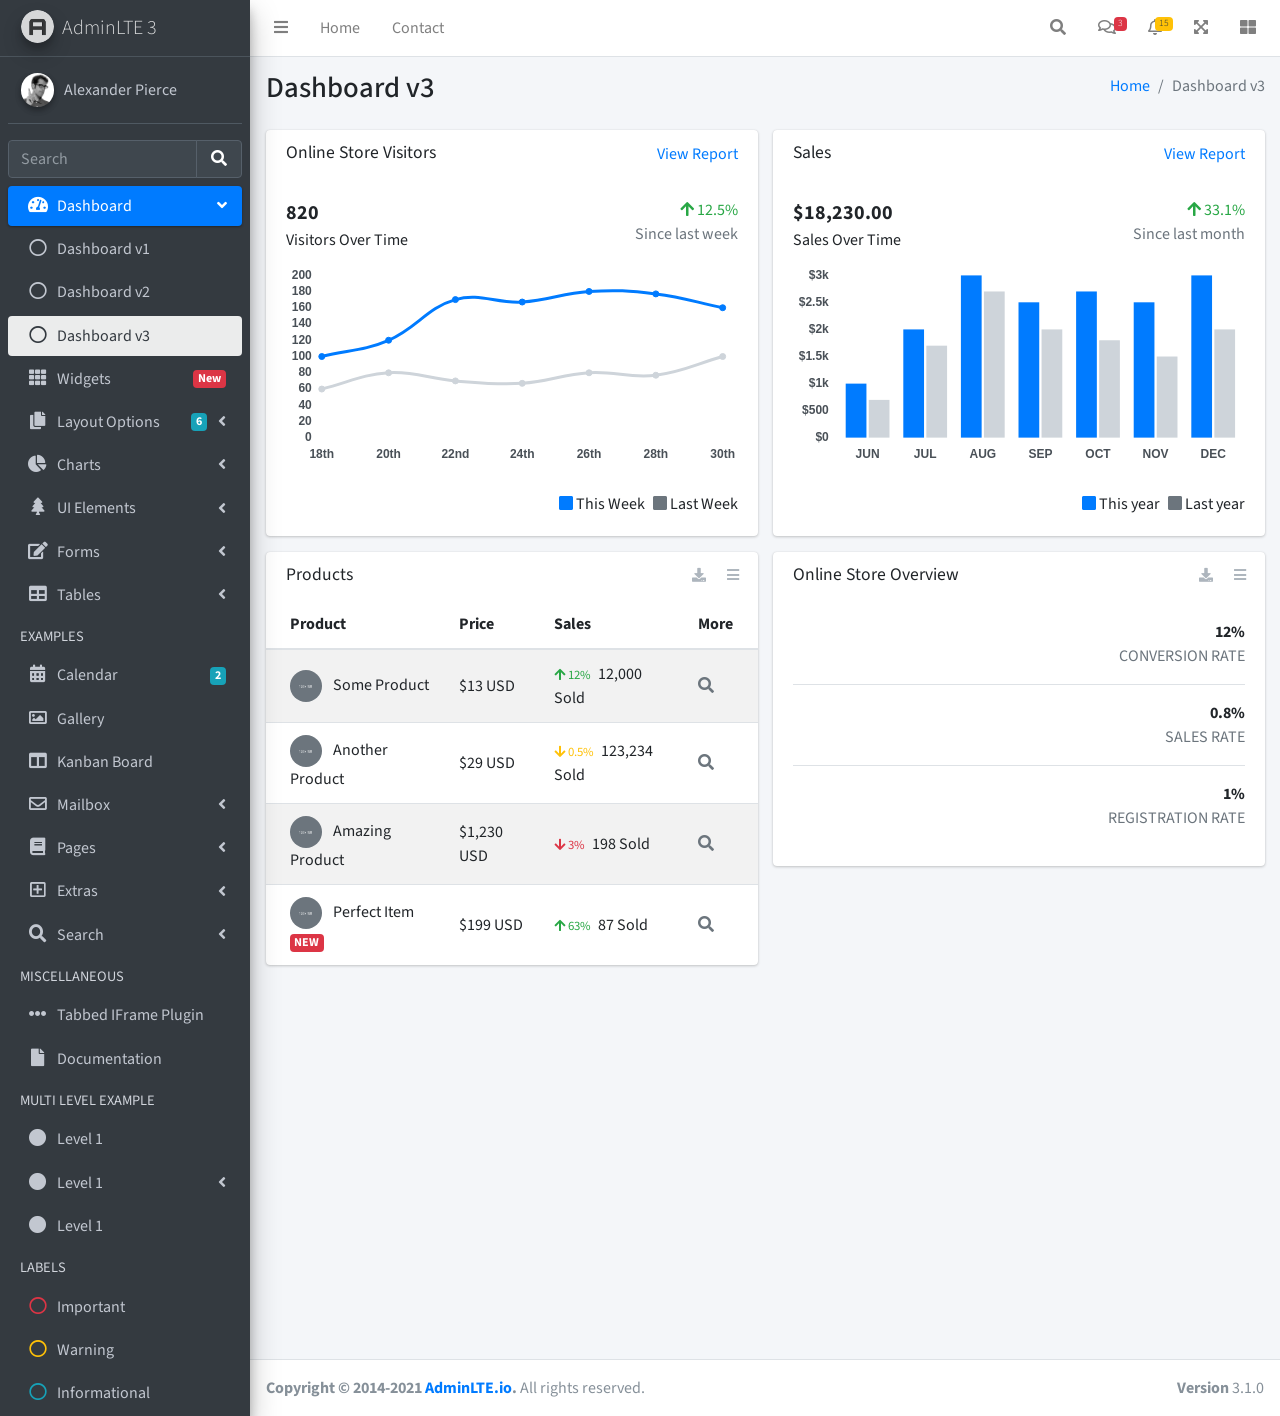
<file: src/effmapp/static/effmapp/index3.html>
<!DOCTYPE html>
<html lang="en">
<head>
  <meta charset="utf-8">
  <meta name="viewport" content="width=device-width, initial-scale=1">
  <title>AdminLTE 3 | Dashboard 3</title>

  <!-- Google Font: Source Sans Pro -->
  <link rel="stylesheet" href="https://fonts.googleapis.com/css?family=Source+Sans+Pro:300,400,400i,700&display=fallback">
  <!-- Font Awesome Icons -->
  <link rel="stylesheet" href="plugins/fontawesome-free/css/all.min.css">
  <!-- IonIcons -->
  <link rel="stylesheet" href="https://code.ionicframework.com/ionicons/2.0.1/css/ionicons.min.css">
  <!-- Theme style -->
  <link rel="stylesheet" href="dist/css/adminlte.min.css">
</head>
<!--
`body` tag options:

  Apply one or more of the following classes to to the body tag
  to get the desired effect

  * sidebar-collapse
  * sidebar-mini
-->
<body class="hold-transition sidebar-mini">
<div class="wrapper">
  <!-- Navbar -->
  <nav class="main-header navbar navbar-expand navbar-white navbar-light">
    <!-- Left navbar links -->
    <ul class="navbar-nav">
      <li class="nav-item">
        <a class="nav-link" data-widget="pushmenu" href="#" role="button"><i class="fas fa-bars"></i></a>
      </li>
      <li class="nav-item d-none d-sm-inline-block">
        <a href="index3.html" class="nav-link">Home</a>
      </li>
      <li class="nav-item d-none d-sm-inline-block">
        <a href="#" class="nav-link">Contact</a>
      </li>
    </ul>

    <!-- Right navbar links -->
    <ul class="navbar-nav ml-auto">
      <!-- Navbar Search -->
      <li class="nav-item">
        <a class="nav-link" data-widget="navbar-search" href="#" role="button">
          <i class="fas fa-search"></i>
        </a>
        <div class="navbar-search-block">
          <form class="form-inline">
            <div class="input-group input-group-sm">
              <input class="form-control form-control-navbar" type="search" placeholder="Search" aria-label="Search">
              <div class="input-group-append">
                <button class="btn btn-navbar" type="submit">
                  <i class="fas fa-search"></i>
                </button>
                <button class="btn btn-navbar" type="button" data-widget="navbar-search">
                  <i class="fas fa-times"></i>
                </button>
              </div>
            </div>
          </form>
        </div>
      </li>

      <!-- Messages Dropdown Menu -->
      <li class="nav-item dropdown">
        <a class="nav-link" data-toggle="dropdown" href="#">
          <i class="far fa-comments"></i>
          <span class="badge badge-danger navbar-badge">3</span>
        </a>
        <div class="dropdown-menu dropdown-menu-lg dropdown-menu-right">
          <a href="#" class="dropdown-item">
            <!-- Message Start -->
            <div class="media">
              <img src="dist/img/user1-128x128.jpg" alt="User Avatar" class="img-size-50 mr-3 img-circle">
              <div class="media-body">
                <h3 class="dropdown-item-title">
                  Brad Diesel
                  <span class="float-right text-sm text-danger"><i class="fas fa-star"></i></span>
                </h3>
                <p class="text-sm">Call me whenever you can...</p>
                <p class="text-sm text-muted"><i class="far fa-clock mr-1"></i> 4 Hours Ago</p>
              </div>
            </div>
            <!-- Message End -->
          </a>
          <div class="dropdown-divider"></div>
          <a href="#" class="dropdown-item">
            <!-- Message Start -->
            <div class="media">
              <img src="dist/img/user8-128x128.jpg" alt="User Avatar" class="img-size-50 img-circle mr-3">
              <div class="media-body">
                <h3 class="dropdown-item-title">
                  John Pierce
                  <span class="float-right text-sm text-muted"><i class="fas fa-star"></i></span>
                </h3>
                <p class="text-sm">I got your message bro</p>
                <p class="text-sm text-muted"><i class="far fa-clock mr-1"></i> 4 Hours Ago</p>
              </div>
            </div>
            <!-- Message End -->
          </a>
          <div class="dropdown-divider"></div>
          <a href="#" class="dropdown-item">
            <!-- Message Start -->
            <div class="media">
              <img src="dist/img/user3-128x128.jpg" alt="User Avatar" class="img-size-50 img-circle mr-3">
              <div class="media-body">
                <h3 class="dropdown-item-title">
                  Nora Silvester
                  <span class="float-right text-sm text-warning"><i class="fas fa-star"></i></span>
                </h3>
                <p class="text-sm">The subject goes here</p>
                <p class="text-sm text-muted"><i class="far fa-clock mr-1"></i> 4 Hours Ago</p>
              </div>
            </div>
            <!-- Message End -->
          </a>
          <div class="dropdown-divider"></div>
          <a href="#" class="dropdown-item dropdown-footer">See All Messages</a>
        </div>
      </li>
      <!-- Notifications Dropdown Menu -->
      <li class="nav-item dropdown">
        <a class="nav-link" data-toggle="dropdown" href="#">
          <i class="far fa-bell"></i>
          <span class="badge badge-warning navbar-badge">15</span>
        </a>
        <div class="dropdown-menu dropdown-menu-lg dropdown-menu-right">
          <span class="dropdown-item dropdown-header">15 Notifications</span>
          <div class="dropdown-divider"></div>
          <a href="#" class="dropdown-item">
            <i class="fas fa-envelope mr-2"></i> 4 new messages
            <span class="float-right text-muted text-sm">3 mins</span>
          </a>
          <div class="dropdown-divider"></div>
          <a href="#" class="dropdown-item">
            <i class="fas fa-users mr-2"></i> 8 friend requests
            <span class="float-right text-muted text-sm">12 hours</span>
          </a>
          <div class="dropdown-divider"></div>
          <a href="#" class="dropdown-item">
            <i class="fas fa-file mr-2"></i> 3 new reports
            <span class="float-right text-muted text-sm">2 days</span>
          </a>
          <div class="dropdown-divider"></div>
          <a href="#" class="dropdown-item dropdown-footer">See All Notifications</a>
        </div>
      </li>
      <li class="nav-item">
        <a class="nav-link" data-widget="fullscreen" href="#" role="button">
          <i class="fas fa-expand-arrows-alt"></i>
        </a>
      </li>
      <li class="nav-item">
        <a class="nav-link" data-widget="control-sidebar" data-slide="true" href="#" role="button">
          <i class="fas fa-th-large"></i>
        </a>
      </li>
    </ul>
  </nav>
  <!-- /.navbar -->

  <!-- Main Sidebar Container -->
  <aside class="main-sidebar sidebar-dark-primary elevation-4">
    <!-- Brand Logo -->
    <a href="index3.html" class="brand-link">
      <img src="dist/img/AdminLTELogo.png" alt="AdminLTE Logo" class="brand-image img-circle elevation-3" style="opacity: .8">
      <span class="brand-text font-weight-light">AdminLTE 3</span>
    </a>

    <!-- Sidebar -->
    <div class="sidebar">
      <!-- Sidebar user panel (optional) -->
      <div class="user-panel mt-3 pb-3 mb-3 d-flex">
        <div class="image">
          <img src="dist/img/user2-160x160.jpg" class="img-circle elevation-2" alt="User Image">
        </div>
        <div class="info">
          <a href="#" class="d-block">Alexander Pierce</a>
        </div>
      </div>

      <!-- SidebarSearch Form -->
      <div class="form-inline">
        <div class="input-group" data-widget="sidebar-search">
          <input class="form-control form-control-sidebar" type="search" placeholder="Search" aria-label="Search">
          <div class="input-group-append">
            <button class="btn btn-sidebar">
              <i class="fas fa-search fa-fw"></i>
            </button>
          </div>
        </div>
      </div>

      <!-- Sidebar Menu -->
      <nav class="mt-2">
        <ul class="nav nav-pills nav-sidebar flex-column" data-widget="treeview" role="menu" data-accordion="false">
          <!-- Add icons to the links using the .nav-icon class
               with font-awesome or any other icon font library -->
          <li class="nav-item menu-open">
            <a href="#" class="nav-link active">
              <i class="nav-icon fas fa-tachometer-alt"></i>
              <p>
                Dashboard
                <i class="right fas fa-angle-left"></i>
              </p>
            </a>
            <ul class="nav nav-treeview">
              <li class="nav-item">
                <a href="./index.html" class="nav-link">
                  <i class="far fa-circle nav-icon"></i>
                  <p>Dashboard v1</p>
                </a>
              </li>
              <li class="nav-item">
                <a href="./index2.html" class="nav-link">
                  <i class="far fa-circle nav-icon"></i>
                  <p>Dashboard v2</p>
                </a>
              </li>
              <li class="nav-item">
                <a href="./index3.html" class="nav-link active">
                  <i class="far fa-circle nav-icon"></i>
                  <p>Dashboard v3</p>
                </a>
              </li>
            </ul>
          </li>
          <li class="nav-item">
            <a href="pages/widgets.html" class="nav-link">
              <i class="nav-icon fas fa-th"></i>
              <p>
                Widgets
                <span class="right badge badge-danger">New</span>
              </p>
            </a>
          </li>
          <li class="nav-item">
            <a href="#" class="nav-link">
              <i class="nav-icon fas fa-copy"></i>
              <p>
                Layout Options
                <i class="fas fa-angle-left right"></i>
                <span class="badge badge-info right">6</span>
              </p>
            </a>
            <ul class="nav nav-treeview">
              <li class="nav-item">
                <a href="pages/layout/top-nav.html" class="nav-link">
                  <i class="far fa-circle nav-icon"></i>
                  <p>Top Navigation</p>
                </a>
              </li>
              <li class="nav-item">
                <a href="pages/layout/top-nav-sidebar.html" class="nav-link">
                  <i class="far fa-circle nav-icon"></i>
                  <p>Top Navigation + Sidebar</p>
                </a>
              </li>
              <li class="nav-item">
                <a href="pages/layout/boxed.html" class="nav-link">
                  <i class="far fa-circle nav-icon"></i>
                  <p>Boxed</p>
                </a>
              </li>
              <li class="nav-item">
                <a href="pages/layout/fixed-sidebar.html" class="nav-link">
                  <i class="far fa-circle nav-icon"></i>
                  <p>Fixed Sidebar</p>
                </a>
              </li>
              <li class="nav-item">
                <a href="pages/layout/fixed-sidebar-custom.html" class="nav-link">
                  <i class="far fa-circle nav-icon"></i>
                  <p>Fixed Sidebar <small>+ Custom Area</small></p>
                </a>
              </li>
              <li class="nav-item">
                <a href="pages/layout/fixed-topnav.html" class="nav-link">
                  <i class="far fa-circle nav-icon"></i>
                  <p>Fixed Navbar</p>
                </a>
              </li>
              <li class="nav-item">
                <a href="pages/layout/fixed-footer.html" class="nav-link">
                  <i class="far fa-circle nav-icon"></i>
                  <p>Fixed Footer</p>
                </a>
              </li>
              <li class="nav-item">
                <a href="pages/layout/collapsed-sidebar.html" class="nav-link">
                  <i class="far fa-circle nav-icon"></i>
                  <p>Collapsed Sidebar</p>
                </a>
              </li>
            </ul>
          </li>
          <li class="nav-item">
            <a href="#" class="nav-link">
              <i class="nav-icon fas fa-chart-pie"></i>
              <p>
                Charts
                <i class="right fas fa-angle-left"></i>
              </p>
            </a>
            <ul class="nav nav-treeview">
              <li class="nav-item">
                <a href="pages/charts/chartjs.html" class="nav-link">
                  <i class="far fa-circle nav-icon"></i>
                  <p>ChartJS</p>
                </a>
              </li>
              <li class="nav-item">
                <a href="pages/charts/flot.html" class="nav-link">
                  <i class="far fa-circle nav-icon"></i>
                  <p>Flot</p>
                </a>
              </li>
              <li class="nav-item">
                <a href="pages/charts/inline.html" class="nav-link">
                  <i class="far fa-circle nav-icon"></i>
                  <p>Inline</p>
                </a>
              </li>
              <li class="nav-item">
                <a href="pages/charts/uplot.html" class="nav-link">
                  <i class="far fa-circle nav-icon"></i>
                  <p>uPlot</p>
                </a>
              </li>
            </ul>
          </li>
          <li class="nav-item">
            <a href="#" class="nav-link">
              <i class="nav-icon fas fa-tree"></i>
              <p>
                UI Elements
                <i class="fas fa-angle-left right"></i>
              </p>
            </a>
            <ul class="nav nav-treeview">
              <li class="nav-item">
                <a href="pages/UI/general.html" class="nav-link">
                  <i class="far fa-circle nav-icon"></i>
                  <p>General</p>
                </a>
              </li>
              <li class="nav-item">
                <a href="pages/UI/icons.html" class="nav-link">
                  <i class="far fa-circle nav-icon"></i>
                  <p>Icons</p>
                </a>
              </li>
              <li class="nav-item">
                <a href="pages/UI/buttons.html" class="nav-link">
                  <i class="far fa-circle nav-icon"></i>
                  <p>Buttons</p>
                </a>
              </li>
              <li class="nav-item">
                <a href="pages/UI/sliders.html" class="nav-link">
                  <i class="far fa-circle nav-icon"></i>
                  <p>Sliders</p>
                </a>
              </li>
              <li class="nav-item">
                <a href="pages/UI/modals.html" class="nav-link">
                  <i class="far fa-circle nav-icon"></i>
                  <p>Modals & Alerts</p>
                </a>
              </li>
              <li class="nav-item">
                <a href="pages/UI/navbar.html" class="nav-link">
                  <i class="far fa-circle nav-icon"></i>
                  <p>Navbar & Tabs</p>
                </a>
              </li>
              <li class="nav-item">
                <a href="pages/UI/timeline.html" class="nav-link">
                  <i class="far fa-circle nav-icon"></i>
                  <p>Timeline</p>
                </a>
              </li>
              <li class="nav-item">
                <a href="pages/UI/ribbons.html" class="nav-link">
                  <i class="far fa-circle nav-icon"></i>
                  <p>Ribbons</p>
                </a>
              </li>
            </ul>
          </li>
          <li class="nav-item">
            <a href="#" class="nav-link">
              <i class="nav-icon fas fa-edit"></i>
              <p>
                Forms
                <i class="fas fa-angle-left right"></i>
              </p>
            </a>
            <ul class="nav nav-treeview">
              <li class="nav-item">
                <a href="pages/forms/general.html" class="nav-link">
                  <i class="far fa-circle nav-icon"></i>
                  <p>General Elements</p>
                </a>
              </li>
              <li class="nav-item">
                <a href="pages/forms/advanced.html" class="nav-link">
                  <i class="far fa-circle nav-icon"></i>
                  <p>Advanced Elements</p>
                </a>
              </li>
              <li class="nav-item">
                <a href="pages/forms/editors.html" class="nav-link">
                  <i class="far fa-circle nav-icon"></i>
                  <p>Editors</p>
                </a>
              </li>
              <li class="nav-item">
                <a href="pages/forms/validation.html" class="nav-link">
                  <i class="far fa-circle nav-icon"></i>
                  <p>Validation</p>
                </a>
              </li>
            </ul>
          </li>
          <li class="nav-item">
            <a href="#" class="nav-link">
              <i class="nav-icon fas fa-table"></i>
              <p>
                Tables
                <i class="fas fa-angle-left right"></i>
              </p>
            </a>
            <ul class="nav nav-treeview">
              <li class="nav-item">
                <a href="pages/tables/simple.html" class="nav-link">
                  <i class="far fa-circle nav-icon"></i>
                  <p>Simple Tables</p>
                </a>
              </li>
              <li class="nav-item">
                <a href="pages/tables/data.html" class="nav-link">
                  <i class="far fa-circle nav-icon"></i>
                  <p>DataTables</p>
                </a>
              </li>
              <li class="nav-item">
                <a href="pages/tables/jsgrid.html" class="nav-link">
                  <i class="far fa-circle nav-icon"></i>
                  <p>jsGrid</p>
                </a>
              </li>
            </ul>
          </li>
          <li class="nav-header">EXAMPLES</li>
          <li class="nav-item">
            <a href="pages/calendar.html" class="nav-link">
              <i class="nav-icon fas fa-calendar-alt"></i>
              <p>
                Calendar
                <span class="badge badge-info right">2</span>
              </p>
            </a>
          </li>
          <li class="nav-item">
            <a href="pages/gallery.html" class="nav-link">
              <i class="nav-icon far fa-image"></i>
              <p>
                Gallery
              </p>
            </a>
          </li>
          <li class="nav-item">
            <a href="pages/kanban.html" class="nav-link">
              <i class="nav-icon fas fa-columns"></i>
              <p>
                Kanban Board
              </p>
            </a>
          </li>
          <li class="nav-item">
            <a href="#" class="nav-link">
              <i class="nav-icon far fa-envelope"></i>
              <p>
                Mailbox
                <i class="fas fa-angle-left right"></i>
              </p>
            </a>
            <ul class="nav nav-treeview">
              <li class="nav-item">
                <a href="pages/mailbox/mailbox.html" class="nav-link">
                  <i class="far fa-circle nav-icon"></i>
                  <p>Inbox</p>
                </a>
              </li>
              <li class="nav-item">
                <a href="pages/mailbox/compose.html" class="nav-link">
                  <i class="far fa-circle nav-icon"></i>
                  <p>Compose</p>
                </a>
              </li>
              <li class="nav-item">
                <a href="pages/mailbox/read-mail.html" class="nav-link">
                  <i class="far fa-circle nav-icon"></i>
                  <p>Read</p>
                </a>
              </li>
            </ul>
          </li>
          <li class="nav-item">
            <a href="#" class="nav-link">
              <i class="nav-icon fas fa-book"></i>
              <p>
                Pages
                <i class="fas fa-angle-left right"></i>
              </p>
            </a>
            <ul class="nav nav-treeview">
              <li class="nav-item">
                <a href="pages/examples/invoice.html" class="nav-link">
                  <i class="far fa-circle nav-icon"></i>
                  <p>Invoice</p>
                </a>
              </li>
              <li class="nav-item">
                <a href="pages/examples/profile.html" class="nav-link">
                  <i class="far fa-circle nav-icon"></i>
                  <p>Profile</p>
                </a>
              </li>
              <li class="nav-item">
                <a href="pages/examples/e-commerce.html" class="nav-link">
                  <i class="far fa-circle nav-icon"></i>
                  <p>E-commerce</p>
                </a>
              </li>
              <li class="nav-item">
                <a href="pages/examples/projects.html" class="nav-link">
                  <i class="far fa-circle nav-icon"></i>
                  <p>Projects</p>
                </a>
              </li>
              <li class="nav-item">
                <a href="pages/examples/project-add.html" class="nav-link">
                  <i class="far fa-circle nav-icon"></i>
                  <p>Project Add</p>
                </a>
              </li>
              <li class="nav-item">
                <a href="pages/examples/project-edit.html" class="nav-link">
                  <i class="far fa-circle nav-icon"></i>
                  <p>Project Edit</p>
                </a>
              </li>
              <li class="nav-item">
                <a href="pages/examples/project-detail.html" class="nav-link">
                  <i class="far fa-circle nav-icon"></i>
                  <p>Project Detail</p>
                </a>
              </li>
              <li class="nav-item">
                <a href="pages/examples/contacts.html" class="nav-link">
                  <i class="far fa-circle nav-icon"></i>
                  <p>Contacts</p>
                </a>
              </li>
              <li class="nav-item">
                <a href="pages/examples/faq.html" class="nav-link">
                  <i class="far fa-circle nav-icon"></i>
                  <p>FAQ</p>
                </a>
              </li>
              <li class="nav-item">
                <a href="pages/examples/contact-us.html" class="nav-link">
                  <i class="far fa-circle nav-icon"></i>
                  <p>Contact us</p>
                </a>
              </li>
            </ul>
          </li>
          <li class="nav-item">
            <a href="#" class="nav-link">
              <i class="nav-icon far fa-plus-square"></i>
              <p>
                Extras
                <i class="fas fa-angle-left right"></i>
              </p>
            </a>
            <ul class="nav nav-treeview">
              <li class="nav-item">
                <a href="#" class="nav-link">
                  <i class="far fa-circle nav-icon"></i>
                  <p>
                    Login & Register v1
                    <i class="fas fa-angle-left right"></i>
                  </p>
                </a>
                <ul class="nav nav-treeview">
                  <li class="nav-item">
                    <a href="pages/examples/login.html" class="nav-link">
                      <i class="far fa-circle nav-icon"></i>
                      <p>Login v1</p>
                    </a>
                  </li>
                  <li class="nav-item">
                    <a href="pages/examples/register.html" class="nav-link">
                      <i class="far fa-circle nav-icon"></i>
                      <p>Register v1</p>
                    </a>
                  </li>
                  <li class="nav-item">
                    <a href="pages/examples/forgot-password.html" class="nav-link">
                      <i class="far fa-circle nav-icon"></i>
                      <p>Forgot Password v1</p>
                    </a>
                  </li>
                  <li class="nav-item">
                    <a href="pages/examples/recover-password.html" class="nav-link">
                      <i class="far fa-circle nav-icon"></i>
                      <p>Recover Password v1</p>
                    </a>
                  </li>
                </ul>
              </li>
              <li class="nav-item">
                <a href="#" class="nav-link">
                  <i class="far fa-circle nav-icon"></i>
                  <p>
                    Login & Register v2
                    <i class="fas fa-angle-left right"></i>
                  </p>
                </a>
                <ul class="nav nav-treeview">
                  <li class="nav-item">
                    <a href="pages/examples/login-v2.html" class="nav-link">
                      <i class="far fa-circle nav-icon"></i>
                      <p>Login v2</p>
                    </a>
                  </li>
                  <li class="nav-item">
                    <a href="pages/examples/register-v2.html" class="nav-link">
                      <i class="far fa-circle nav-icon"></i>
                      <p>Register v2</p>
                    </a>
                  </li>
                  <li class="nav-item">
                    <a href="pages/examples/forgot-password-v2.html" class="nav-link">
                      <i class="far fa-circle nav-icon"></i>
                      <p>Forgot Password v2</p>
                    </a>
                  </li>
                  <li class="nav-item">
                    <a href="pages/examples/recover-password-v2.html" class="nav-link">
                      <i class="far fa-circle nav-icon"></i>
                      <p>Recover Password v2</p>
                    </a>
                  </li>
                </ul>
              </li>
              <li class="nav-item">
                <a href="pages/examples/lockscreen.html" class="nav-link">
                  <i class="far fa-circle nav-icon"></i>
                  <p>Lockscreen</p>
                </a>
              </li>
              <li class="nav-item">
                <a href="pages/examples/legacy-user-menu.html" class="nav-link">
                  <i class="far fa-circle nav-icon"></i>
                  <p>Legacy User Menu</p>
                </a>
              </li>
              <li class="nav-item">
                <a href="pages/examples/language-menu.html" class="nav-link">
                  <i class="far fa-circle nav-icon"></i>
                  <p>Language Menu</p>
                </a>
              </li>
              <li class="nav-item">
                <a href="pages/examples/404.html" class="nav-link">
                  <i class="far fa-circle nav-icon"></i>
                  <p>Error 404</p>
                </a>
              </li>
              <li class="nav-item">
                <a href="pages/examples/500.html" class="nav-link">
                  <i class="far fa-circle nav-icon"></i>
                  <p>Error 500</p>
                </a>
              </li>
              <li class="nav-item">
                <a href="pages/examples/pace.html" class="nav-link">
                  <i class="far fa-circle nav-icon"></i>
                  <p>Pace</p>
                </a>
              </li>
              <li class="nav-item">
                <a href="pages/examples/blank.html" class="nav-link">
                  <i class="far fa-circle nav-icon"></i>
                  <p>Blank Page</p>
                </a>
              </li>
              <li class="nav-item">
                <a href="starter.html" class="nav-link">
                  <i class="far fa-circle nav-icon"></i>
                  <p>Starter Page</p>
                </a>
              </li>
            </ul>
          </li>
          <li class="nav-item">
            <a href="#" class="nav-link">
              <i class="nav-icon fas fa-search"></i>
              <p>
                Search
                <i class="fas fa-angle-left right"></i>
              </p>
            </a>
            <ul class="nav nav-treeview">
              <li class="nav-item">
                <a href="pages/search/simple.html" class="nav-link">
                  <i class="far fa-circle nav-icon"></i>
                  <p>Simple Search</p>
                </a>
              </li>
              <li class="nav-item">
                <a href="pages/search/enhanced.html" class="nav-link">
                  <i class="far fa-circle nav-icon"></i>
                  <p>Enhanced</p>
                </a>
              </li>
            </ul>
          </li>
          <li class="nav-header">MISCELLANEOUS</li>
          <li class="nav-item">
            <a href="iframe.html" class="nav-link">
              <i class="nav-icon fas fa-ellipsis-h"></i>
              <p>Tabbed IFrame Plugin</p>
            </a>
          </li>
          <li class="nav-item">
            <a href="https://adminlte.io/docs/3.1/" class="nav-link">
              <i class="nav-icon fas fa-file"></i>
              <p>Documentation</p>
            </a>
          </li>
          <li class="nav-header">MULTI LEVEL EXAMPLE</li>
          <li class="nav-item">
            <a href="#" class="nav-link">
              <i class="fas fa-circle nav-icon"></i>
              <p>Level 1</p>
            </a>
          </li>
          <li class="nav-item">
            <a href="#" class="nav-link">
              <i class="nav-icon fas fa-circle"></i>
              <p>
                Level 1
                <i class="right fas fa-angle-left"></i>
              </p>
            </a>
            <ul class="nav nav-treeview">
              <li class="nav-item">
                <a href="#" class="nav-link">
                  <i class="far fa-circle nav-icon"></i>
                  <p>Level 2</p>
                </a>
              </li>
              <li class="nav-item">
                <a href="#" class="nav-link">
                  <i class="far fa-circle nav-icon"></i>
                  <p>
                    Level 2
                    <i class="right fas fa-angle-left"></i>
                  </p>
                </a>
                <ul class="nav nav-treeview">
                  <li class="nav-item">
                    <a href="#" class="nav-link">
                      <i class="far fa-dot-circle nav-icon"></i>
                      <p>Level 3</p>
                    </a>
                  </li>
                  <li class="nav-item">
                    <a href="#" class="nav-link">
                      <i class="far fa-dot-circle nav-icon"></i>
                      <p>Level 3</p>
                    </a>
                  </li>
                  <li class="nav-item">
                    <a href="#" class="nav-link">
                      <i class="far fa-dot-circle nav-icon"></i>
                      <p>Level 3</p>
                    </a>
                  </li>
                </ul>
              </li>
              <li class="nav-item">
                <a href="#" class="nav-link">
                  <i class="far fa-circle nav-icon"></i>
                  <p>Level 2</p>
                </a>
              </li>
            </ul>
          </li>
          <li class="nav-item">
            <a href="#" class="nav-link">
              <i class="fas fa-circle nav-icon"></i>
              <p>Level 1</p>
            </a>
          </li>
          <li class="nav-header">LABELS</li>
          <li class="nav-item">
            <a href="#" class="nav-link">
              <i class="nav-icon far fa-circle text-danger"></i>
              <p class="text">Important</p>
            </a>
          </li>
          <li class="nav-item">
            <a href="#" class="nav-link">
              <i class="nav-icon far fa-circle text-warning"></i>
              <p>Warning</p>
            </a>
          </li>
          <li class="nav-item">
            <a href="#" class="nav-link">
              <i class="nav-icon far fa-circle text-info"></i>
              <p>Informational</p>
            </a>
          </li>
        </ul>
      </nav>
      <!-- /.sidebar-menu -->
    </div>
    <!-- /.sidebar -->
  </aside>

  <!-- Content Wrapper. Contains page content -->
  <div class="content-wrapper">
    <!-- Content Header (Page header) -->
    <div class="content-header">
      <div class="container-fluid">
        <div class="row mb-2">
          <div class="col-sm-6">
            <h1 class="m-0">Dashboard v3</h1>
          </div><!-- /.col -->
          <div class="col-sm-6">
            <ol class="breadcrumb float-sm-right">
              <li class="breadcrumb-item"><a href="#">Home</a></li>
              <li class="breadcrumb-item active">Dashboard v3</li>
            </ol>
          </div><!-- /.col -->
        </div><!-- /.row -->
      </div><!-- /.container-fluid -->
    </div>
    <!-- /.content-header -->

    <!-- Main content -->
    <div class="content">
      <div class="container-fluid">
        <div class="row">
          <div class="col-lg-6">
            <div class="card">
              <div class="card-header border-0">
                <div class="d-flex justify-content-between">
                  <h3 class="card-title">Online Store Visitors</h3>
                  <a href="javascript:void(0);">View Report</a>
                </div>
              </div>
              <div class="card-body">
                <div class="d-flex">
                  <p class="d-flex flex-column">
                    <span class="text-bold text-lg">820</span>
                    <span>Visitors Over Time</span>
                  </p>
                  <p class="ml-auto d-flex flex-column text-right">
                    <span class="text-success">
                      <i class="fas fa-arrow-up"></i> 12.5%
                    </span>
                    <span class="text-muted">Since last week</span>
                  </p>
                </div>
                <!-- /.d-flex -->

                <div class="position-relative mb-4">
                  <canvas id="visitors-chart" height="200"></canvas>
                </div>

                <div class="d-flex flex-row justify-content-end">
                  <span class="mr-2">
                    <i class="fas fa-square text-primary"></i> This Week
                  </span>

                  <span>
                    <i class="fas fa-square text-gray"></i> Last Week
                  </span>
                </div>
              </div>
            </div>
            <!-- /.card -->

            <div class="card">
              <div class="card-header border-0">
                <h3 class="card-title">Products</h3>
                <div class="card-tools">
                  <a href="#" class="btn btn-tool btn-sm">
                    <i class="fas fa-download"></i>
                  </a>
                  <a href="#" class="btn btn-tool btn-sm">
                    <i class="fas fa-bars"></i>
                  </a>
                </div>
              </div>
              <div class="card-body table-responsive p-0">
                <table class="table table-striped table-valign-middle">
                  <thead>
                  <tr>
                    <th>Product</th>
                    <th>Price</th>
                    <th>Sales</th>
                    <th>More</th>
                  </tr>
                  </thead>
                  <tbody>
                  <tr>
                    <td>
                      <img src="dist/img/default-150x150.png" alt="Product 1" class="img-circle img-size-32 mr-2">
                      Some Product
                    </td>
                    <td>$13 USD</td>
                    <td>
                      <small class="text-success mr-1">
                        <i class="fas fa-arrow-up"></i>
                        12%
                      </small>
                      12,000 Sold
                    </td>
                    <td>
                      <a href="#" class="text-muted">
                        <i class="fas fa-search"></i>
                      </a>
                    </td>
                  </tr>
                  <tr>
                    <td>
                      <img src="dist/img/default-150x150.png" alt="Product 1" class="img-circle img-size-32 mr-2">
                      Another Product
                    </td>
                    <td>$29 USD</td>
                    <td>
                      <small class="text-warning mr-1">
                        <i class="fas fa-arrow-down"></i>
                        0.5%
                      </small>
                      123,234 Sold
                    </td>
                    <td>
                      <a href="#" class="text-muted">
                        <i class="fas fa-search"></i>
                      </a>
                    </td>
                  </tr>
                  <tr>
                    <td>
                      <img src="dist/img/default-150x150.png" alt="Product 1" class="img-circle img-size-32 mr-2">
                      Amazing Product
                    </td>
                    <td>$1,230 USD</td>
                    <td>
                      <small class="text-danger mr-1">
                        <i class="fas fa-arrow-down"></i>
                        3%
                      </small>
                      198 Sold
                    </td>
                    <td>
                      <a href="#" class="text-muted">
                        <i class="fas fa-search"></i>
                      </a>
                    </td>
                  </tr>
                  <tr>
                    <td>
                      <img src="dist/img/default-150x150.png" alt="Product 1" class="img-circle img-size-32 mr-2">
                      Perfect Item
                      <span class="badge bg-danger">NEW</span>
                    </td>
                    <td>$199 USD</td>
                    <td>
                      <small class="text-success mr-1">
                        <i class="fas fa-arrow-up"></i>
                        63%
                      </small>
                      87 Sold
                    </td>
                    <td>
                      <a href="#" class="text-muted">
                        <i class="fas fa-search"></i>
                      </a>
                    </td>
                  </tr>
                  </tbody>
                </table>
              </div>
            </div>
            <!-- /.card -->
          </div>
          <!-- /.col-md-6 -->
          <div class="col-lg-6">
            <div class="card">
              <div class="card-header border-0">
                <div class="d-flex justify-content-between">
                  <h3 class="card-title">Sales</h3>
                  <a href="javascript:void(0);">View Report</a>
                </div>
              </div>
              <div class="card-body">
                <div class="d-flex">
                  <p class="d-flex flex-column">
                    <span class="text-bold text-lg">$18,230.00</span>
                    <span>Sales Over Time</span>
                  </p>
                  <p class="ml-auto d-flex flex-column text-right">
                    <span class="text-success">
                      <i class="fas fa-arrow-up"></i> 33.1%
                    </span>
                    <span class="text-muted">Since last month</span>
                  </p>
                </div>
                <!-- /.d-flex -->

                <div class="position-relative mb-4">
                  <canvas id="sales-chart" height="200"></canvas>
                </div>

                <div class="d-flex flex-row justify-content-end">
                  <span class="mr-2">
                    <i class="fas fa-square text-primary"></i> This year
                  </span>

                  <span>
                    <i class="fas fa-square text-gray"></i> Last year
                  </span>
                </div>
              </div>
            </div>
            <!-- /.card -->

            <div class="card">
              <div class="card-header border-0">
                <h3 class="card-title">Online Store Overview</h3>
                <div class="card-tools">
                  <a href="#" class="btn btn-sm btn-tool">
                    <i class="fas fa-download"></i>
                  </a>
                  <a href="#" class="btn btn-sm btn-tool">
                    <i class="fas fa-bars"></i>
                  </a>
                </div>
              </div>
              <div class="card-body">
                <div class="d-flex justify-content-between align-items-center border-bottom mb-3">
                  <p class="text-success text-xl">
                    <i class="ion ion-ios-refresh-empty"></i>
                  </p>
                  <p class="d-flex flex-column text-right">
                    <span class="font-weight-bold">
                      <i class="ion ion-android-arrow-up text-success"></i> 12%
                    </span>
                    <span class="text-muted">CONVERSION RATE</span>
                  </p>
                </div>
                <!-- /.d-flex -->
                <div class="d-flex justify-content-between align-items-center border-bottom mb-3">
                  <p class="text-warning text-xl">
                    <i class="ion ion-ios-cart-outline"></i>
                  </p>
                  <p class="d-flex flex-column text-right">
                    <span class="font-weight-bold">
                      <i class="ion ion-android-arrow-up text-warning"></i> 0.8%
                    </span>
                    <span class="text-muted">SALES RATE</span>
                  </p>
                </div>
                <!-- /.d-flex -->
                <div class="d-flex justify-content-between align-items-center mb-0">
                  <p class="text-danger text-xl">
                    <i class="ion ion-ios-people-outline"></i>
                  </p>
                  <p class="d-flex flex-column text-right">
                    <span class="font-weight-bold">
                      <i class="ion ion-android-arrow-down text-danger"></i> 1%
                    </span>
                    <span class="text-muted">REGISTRATION RATE</span>
                  </p>
                </div>
                <!-- /.d-flex -->
              </div>
            </div>
          </div>
          <!-- /.col-md-6 -->
        </div>
        <!-- /.row -->
      </div>
      <!-- /.container-fluid -->
    </div>
    <!-- /.content -->
  </div>
  <!-- /.content-wrapper -->

  <!-- Control Sidebar -->
  <aside class="control-sidebar control-sidebar-dark">
    <!-- Control sidebar content goes here -->
  </aside>
  <!-- /.control-sidebar -->

  <!-- Main Footer -->
  <footer class="main-footer">
    <strong>Copyright &copy; 2014-2021 <a href="https://adminlte.io">AdminLTE.io</a>.</strong>
    All rights reserved.
    <div class="float-right d-none d-sm-inline-block">
      <b>Version</b> 3.1.0
    </div>
  </footer>
</div>
<!-- ./wrapper -->

<!-- REQUIRED SCRIPTS -->

<!-- jQuery -->
<script src="plugins/jquery/jquery.min.js"></script>
<!-- Bootstrap -->
<script src="plugins/bootstrap/js/bootstrap.bundle.min.js"></script>
<!-- AdminLTE -->
<script src="dist/js/adminlte.js"></script>

<!-- OPTIONAL SCRIPTS -->
<script src="plugins/chart.js/Chart.min.js"></script>
<!-- AdminLTE for demo purposes -->
<script src="dist/js/demo.js"></script>
<!-- AdminLTE dashboard demo (This is only for demo purposes) -->
<script src="dist/js/pages/dashboard3.js"></script>
</body>
</html>
</file>
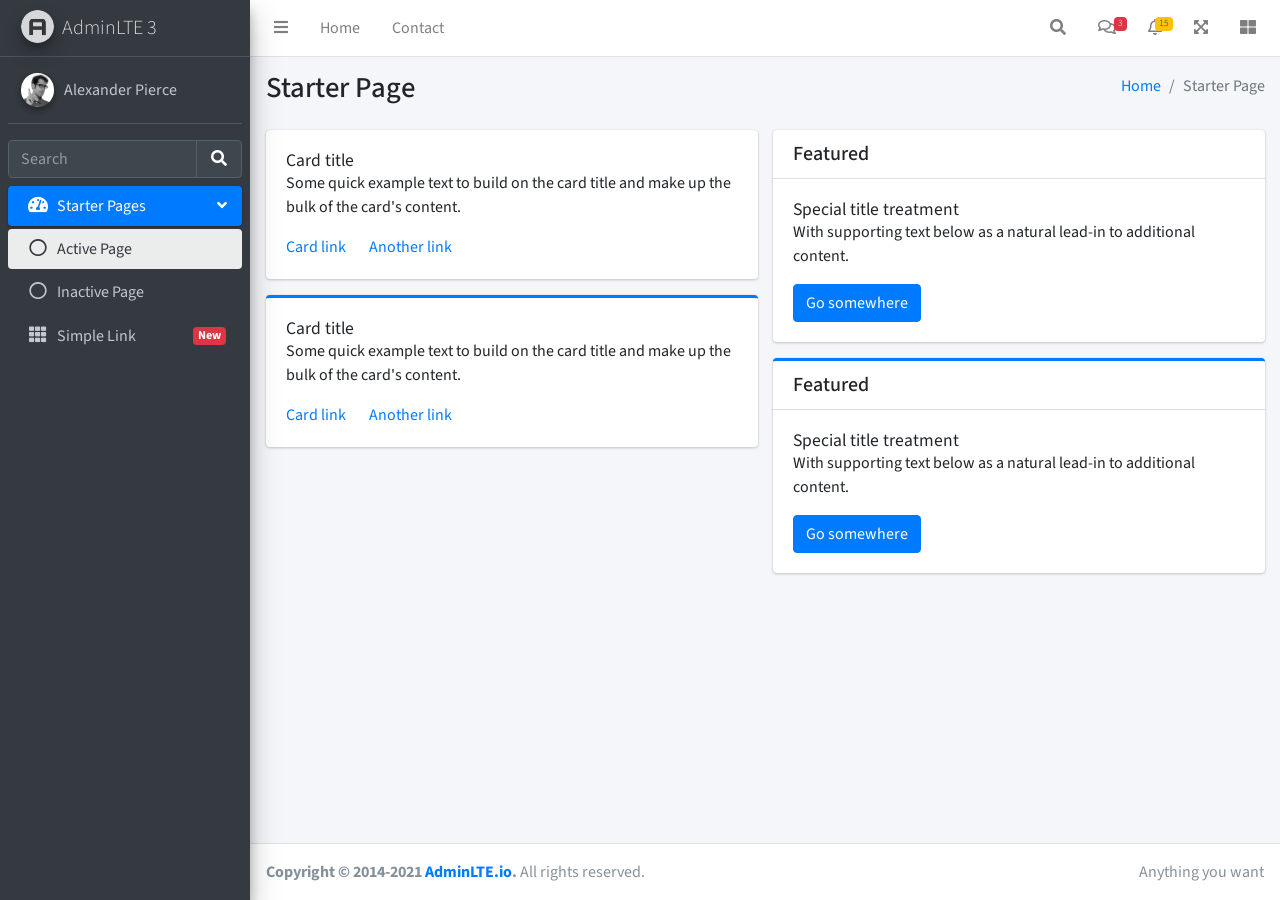
<file: src/effmapp/static/effmapp/starter.html>
<!DOCTYPE html>
<!--
This is a starter template page. Use this page to start your new project from
scratch. This page gets rid of all links and provides the needed markup only.
-->
<html lang="en">
<head>
  <meta charset="utf-8">
  <meta name="viewport" content="width=device-width, initial-scale=1">
  <title>AdminLTE 3 | Starter</title>

  <!-- Google Font: Source Sans Pro -->
  <link rel="stylesheet" href="https://fonts.googleapis.com/css?family=Source+Sans+Pro:300,400,400i,700&display=fallback">
  <!-- Font Awesome Icons -->
  <link rel="stylesheet" href="plugins/fontawesome-free/css/all.min.css">
  <!-- Theme style -->
  <link rel="stylesheet" href="dist/css/adminlte.min.css">
</head>
<body class="hold-transition sidebar-mini">
<div class="wrapper">

  <!-- Navbar -->
  <nav class="main-header navbar navbar-expand navbar-white navbar-light">
    <!-- Left navbar links -->
    <ul class="navbar-nav">
      <li class="nav-item">
        <a class="nav-link" data-widget="pushmenu" href="#" role="button"><i class="fas fa-bars"></i></a>
      </li>
      <li class="nav-item d-none d-sm-inline-block">
        <a href="index3.html" class="nav-link">Home</a>
      </li>
      <li class="nav-item d-none d-sm-inline-block">
        <a href="#" class="nav-link">Contact</a>
      </li>
    </ul>

    <!-- Right navbar links -->
    <ul class="navbar-nav ml-auto">
      <!-- Navbar Search -->
      <li class="nav-item">
        <a class="nav-link" data-widget="navbar-search" href="#" role="button">
          <i class="fas fa-search"></i>
        </a>
        <div class="navbar-search-block">
          <form class="form-inline">
            <div class="input-group input-group-sm">
              <input class="form-control form-control-navbar" type="search" placeholder="Search" aria-label="Search">
              <div class="input-group-append">
                <button class="btn btn-navbar" type="submit">
                  <i class="fas fa-search"></i>
                </button>
                <button class="btn btn-navbar" type="button" data-widget="navbar-search">
                  <i class="fas fa-times"></i>
                </button>
              </div>
            </div>
          </form>
        </div>
      </li>

      <!-- Messages Dropdown Menu -->
      <li class="nav-item dropdown">
        <a class="nav-link" data-toggle="dropdown" href="#">
          <i class="far fa-comments"></i>
          <span class="badge badge-danger navbar-badge">3</span>
        </a>
        <div class="dropdown-menu dropdown-menu-lg dropdown-menu-right">
          <a href="#" class="dropdown-item">
            <!-- Message Start -->
            <div class="media">
              <img src="dist/img/user1-128x128.jpg" alt="User Avatar" class="img-size-50 mr-3 img-circle">
              <div class="media-body">
                <h3 class="dropdown-item-title">
                  Brad Diesel
                  <span class="float-right text-sm text-danger"><i class="fas fa-star"></i></span>
                </h3>
                <p class="text-sm">Call me whenever you can...</p>
                <p class="text-sm text-muted"><i class="far fa-clock mr-1"></i> 4 Hours Ago</p>
              </div>
            </div>
            <!-- Message End -->
          </a>
          <div class="dropdown-divider"></div>
          <a href="#" class="dropdown-item">
            <!-- Message Start -->
            <div class="media">
              <img src="dist/img/user8-128x128.jpg" alt="User Avatar" class="img-size-50 img-circle mr-3">
              <div class="media-body">
                <h3 class="dropdown-item-title">
                  John Pierce
                  <span class="float-right text-sm text-muted"><i class="fas fa-star"></i></span>
                </h3>
                <p class="text-sm">I got your message bro</p>
                <p class="text-sm text-muted"><i class="far fa-clock mr-1"></i> 4 Hours Ago</p>
              </div>
            </div>
            <!-- Message End -->
          </a>
          <div class="dropdown-divider"></div>
          <a href="#" class="dropdown-item">
            <!-- Message Start -->
            <div class="media">
              <img src="dist/img/user3-128x128.jpg" alt="User Avatar" class="img-size-50 img-circle mr-3">
              <div class="media-body">
                <h3 class="dropdown-item-title">
                  Nora Silvester
                  <span class="float-right text-sm text-warning"><i class="fas fa-star"></i></span>
                </h3>
                <p class="text-sm">The subject goes here</p>
                <p class="text-sm text-muted"><i class="far fa-clock mr-1"></i> 4 Hours Ago</p>
              </div>
            </div>
            <!-- Message End -->
          </a>
          <div class="dropdown-divider"></div>
          <a href="#" class="dropdown-item dropdown-footer">See All Messages</a>
        </div>
      </li>
      <!-- Notifications Dropdown Menu -->
      <li class="nav-item dropdown">
        <a class="nav-link" data-toggle="dropdown" href="#">
          <i class="far fa-bell"></i>
          <span class="badge badge-warning navbar-badge">15</span>
        </a>
        <div class="dropdown-menu dropdown-menu-lg dropdown-menu-right">
          <span class="dropdown-header">15 Notifications</span>
          <div class="dropdown-divider"></div>
          <a href="#" class="dropdown-item">
            <i class="fas fa-envelope mr-2"></i> 4 new messages
            <span class="float-right text-muted text-sm">3 mins</span>
          </a>
          <div class="dropdown-divider"></div>
          <a href="#" class="dropdown-item">
            <i class="fas fa-users mr-2"></i> 8 friend requests
            <span class="float-right text-muted text-sm">12 hours</span>
          </a>
          <div class="dropdown-divider"></div>
          <a href="#" class="dropdown-item">
            <i class="fas fa-file mr-2"></i> 3 new reports
            <span class="float-right text-muted text-sm">2 days</span>
          </a>
          <div class="dropdown-divider"></div>
          <a href="#" class="dropdown-item dropdown-footer">See All Notifications</a>
        </div>
      </li>
      <li class="nav-item">
        <a class="nav-link" data-widget="fullscreen" href="#" role="button">
          <i class="fas fa-expand-arrows-alt"></i>
        </a>
      </li>
      <li class="nav-item">
        <a class="nav-link" data-widget="control-sidebar" data-slide="true" href="#" role="button">
          <i class="fas fa-th-large"></i>
        </a>
      </li>
    </ul>
  </nav>
  <!-- /.navbar -->

  <!-- Main Sidebar Container -->
  <aside class="main-sidebar sidebar-dark-primary elevation-4">
    <!-- Brand Logo -->
    <a href="index3.html" class="brand-link">
      <img src="dist/img/AdminLTELogo.png" alt="AdminLTE Logo" class="brand-image img-circle elevation-3" style="opacity: .8">
      <span class="brand-text font-weight-light">AdminLTE 3</span>
    </a>

    <!-- Sidebar -->
    <div class="sidebar">
      <!-- Sidebar user panel (optional) -->
      <div class="user-panel mt-3 pb-3 mb-3 d-flex">
        <div class="image">
          <img src="dist/img/user2-160x160.jpg" class="img-circle elevation-2" alt="User Image">
        </div>
        <div class="info">
          <a href="#" class="d-block">Alexander Pierce</a>
        </div>
      </div>

      <!-- SidebarSearch Form -->
      <div class="form-inline">
        <div class="input-group" data-widget="sidebar-search">
          <input class="form-control form-control-sidebar" type="search" placeholder="Search" aria-label="Search">
          <div class="input-group-append">
            <button class="btn btn-sidebar">
              <i class="fas fa-search fa-fw"></i>
            </button>
          </div>
        </div>
      </div>

      <!-- Sidebar Menu -->
      <nav class="mt-2">
        <ul class="nav nav-pills nav-sidebar flex-column" data-widget="treeview" role="menu" data-accordion="false">
          <!-- Add icons to the links using the .nav-icon class
               with font-awesome or any other icon font library -->
          <li class="nav-item menu-open">
            <a href="#" class="nav-link active">
              <i class="nav-icon fas fa-tachometer-alt"></i>
              <p>
                Starter Pages
                <i class="right fas fa-angle-left"></i>
              </p>
            </a>
            <ul class="nav nav-treeview">
              <li class="nav-item">
                <a href="#" class="nav-link active">
                  <i class="far fa-circle nav-icon"></i>
                  <p>Active Page</p>
                </a>
              </li>
              <li class="nav-item">
                <a href="#" class="nav-link">
                  <i class="far fa-circle nav-icon"></i>
                  <p>Inactive Page</p>
                </a>
              </li>
            </ul>
          </li>
          <li class="nav-item">
            <a href="#" class="nav-link">
              <i class="nav-icon fas fa-th"></i>
              <p>
                Simple Link
                <span class="right badge badge-danger">New</span>
              </p>
            </a>
          </li>
        </ul>
      </nav>
      <!-- /.sidebar-menu -->
    </div>
    <!-- /.sidebar -->
  </aside>

  <!-- Content Wrapper. Contains page content -->
  <div class="content-wrapper">
    <!-- Content Header (Page header) -->
    <div class="content-header">
      <div class="container-fluid">
        <div class="row mb-2">
          <div class="col-sm-6">
            <h1 class="m-0">Starter Page</h1>
          </div><!-- /.col -->
          <div class="col-sm-6">
            <ol class="breadcrumb float-sm-right">
              <li class="breadcrumb-item"><a href="#">Home</a></li>
              <li class="breadcrumb-item active">Starter Page</li>
            </ol>
          </div><!-- /.col -->
        </div><!-- /.row -->
      </div><!-- /.container-fluid -->
    </div>
    <!-- /.content-header -->

    <!-- Main content -->
    <div class="content">
      <div class="container-fluid">
        <div class="row">
          <div class="col-lg-6">
            <div class="card">
              <div class="card-body">
                <h5 class="card-title">Card title</h5>

                <p class="card-text">
                  Some quick example text to build on the card title and make up the bulk of the card's
                  content.
                </p>

                <a href="#" class="card-link">Card link</a>
                <a href="#" class="card-link">Another link</a>
              </div>
            </div>

            <div class="card card-primary card-outline">
              <div class="card-body">
                <h5 class="card-title">Card title</h5>

                <p class="card-text">
                  Some quick example text to build on the card title and make up the bulk of the card's
                  content.
                </p>
                <a href="#" class="card-link">Card link</a>
                <a href="#" class="card-link">Another link</a>
              </div>
            </div><!-- /.card -->
          </div>
          <!-- /.col-md-6 -->
          <div class="col-lg-6">
            <div class="card">
              <div class="card-header">
                <h5 class="m-0">Featured</h5>
              </div>
              <div class="card-body">
                <h6 class="card-title">Special title treatment</h6>

                <p class="card-text">With supporting text below as a natural lead-in to additional content.</p>
                <a href="#" class="btn btn-primary">Go somewhere</a>
              </div>
            </div>

            <div class="card card-primary card-outline">
              <div class="card-header">
                <h5 class="m-0">Featured</h5>
              </div>
              <div class="card-body">
                <h6 class="card-title">Special title treatment</h6>

                <p class="card-text">With supporting text below as a natural lead-in to additional content.</p>
                <a href="#" class="btn btn-primary">Go somewhere</a>
              </div>
            </div>
          </div>
          <!-- /.col-md-6 -->
        </div>
        <!-- /.row -->
      </div><!-- /.container-fluid -->
    </div>
    <!-- /.content -->
  </div>
  <!-- /.content-wrapper -->

  <!-- Control Sidebar -->
  <aside class="control-sidebar control-sidebar-dark">
    <!-- Control sidebar content goes here -->
    <div class="p-3">
      <h5>Title</h5>
      <p>Sidebar content</p>
    </div>
  </aside>
  <!-- /.control-sidebar -->

  <!-- Main Footer -->
  <footer class="main-footer">
    <!-- To the right -->
    <div class="float-right d-none d-sm-inline">
      Anything you want
    </div>
    <!-- Default to the left -->
    <strong>Copyright &copy; 2014-2021 <a href="https://adminlte.io">AdminLTE.io</a>.</strong> All rights reserved.
  </footer>
</div>
<!-- ./wrapper -->

<!-- REQUIRED SCRIPTS -->

<!-- jQuery -->
<script src="plugins/jquery/jquery.min.js"></script>
<!-- Bootstrap 4 -->
<script src="plugins/bootstrap/js/bootstrap.bundle.min.js"></script>
<!-- AdminLTE App -->
<script src="dist/js/adminlte.min.js"></script>
</body>
</html>
</file>
<file: src/effmapp/static/effmapp/plugins/daterangepicker/daterangepicker.css>
.daterangepicker {
  position: absolute;
  color: inherit;
  background-color: #fff;
  border-radius: 4px;
  border: 1px solid #ddd;
  width: 278px;
  max-width: none;
  padding: 0;
  margin-top: 7px;
  top: 100px;
  left: 20px;
  z-index: 3001;
  display: none;
  font-family: arial;
  font-size: 15px;
  line-height: 1em;
}

.daterangepicker:before, .daterangepicker:after {
  position: absolute;
  display: inline-block;
  border-bottom-color: rgba(0, 0, 0, 0.2);
  content: '';
}

.daterangepicker:before {
  top: -7px;
  border-right: 7px solid transparent;
  border-left: 7px solid transparent;
  border-bottom: 7px solid #ccc;
}

.daterangepicker:after {
  top: -6px;
  border-right: 6px solid transparent;
  border-bottom: 6px solid #fff;
  border-left: 6px solid transparent;
}

.daterangepicker.opensleft:before {
  right: 9px;
}

.daterangepicker.opensleft:after {
  right: 10px;
}

.daterangepicker.openscenter:before {
  left: 0;
  right: 0;
  width: 0;
  margin-left: auto;
  margin-right: auto;
}

.daterangepicker.openscenter:after {
  left: 0;
  right: 0;
  width: 0;
  margin-left: auto;
  margin-right: auto;
}

.daterangepicker.opensright:before {
  left: 9px;
}

.daterangepicker.opensright:after {
  left: 10px;
}

.daterangepicker.drop-up {
  margin-top: -7px;
}

.daterangepicker.drop-up:before {
  top: initial;
  bottom: -7px;
  border-bottom: initial;
  border-top: 7px solid #ccc;
}

.daterangepicker.drop-up:after {
  top: initial;
  bottom: -6px;
  border-bottom: initial;
  border-top: 6px solid #fff;
}

.daterangepicker.single .daterangepicker .ranges, .daterangepicker.single .drp-calendar {
  float: none;
}

.daterangepicker.single .drp-selected {
  display: none;
}

.daterangepicker.show-calendar .drp-calendar {
  display: block;
}

.daterangepicker.show-calendar .drp-buttons {
  display: block;
}

.daterangepicker.auto-apply .drp-buttons {
  display: none;
}

.daterangepicker .drp-calendar {
  display: none;
  max-width: 270px;
}

.daterangepicker .drp-calendar.left {
  padding: 8px 0 8px 8px;
}

.daterangepicker .drp-calendar.right {
  padding: 8px;
}

.daterangepicker .drp-calendar.single .calendar-table {
  border: none;
}

.daterangepicker .calendar-table .next span, .daterangepicker .calendar-table .prev span {
  color: #fff;
  border: solid black;
  border-width: 0 2px 2px 0;
  border-radius: 0;
  display: inline-block;
  padding: 3px;
}

.daterangepicker .calendar-table .next span {
  transform: rotate(-45deg);
  -webkit-transform: rotate(-45deg);
}

.daterangepicker .calendar-table .prev span {
  transform: rotate(135deg);
  -webkit-transform: rotate(135deg);
}

.daterangepicker .calendar-table th, .daterangepicker .calendar-table td {
  white-space: nowrap;
  text-align: center;
  vertical-align: middle;
  min-width: 32px;
  width: 32px;
  height: 24px;
  line-height: 24px;
  font-size: 12px;
  border-radius: 4px;
  border: 1px solid transparent;
  white-space: nowrap;
  cursor: pointer;
}

.daterangepicker .calendar-table {
  border: 1px solid #fff;
  border-radius: 4px;
  background-color: #fff;
}

.daterangepicker .calendar-table table {
  width: 100%;
  margin: 0;
  border-spacing: 0;
  border-collapse: collapse;
}

.daterangepicker td.available:hover, .daterangepicker th.available:hover {
  background-color: #eee;
  border-color: transparent;
  color: inherit;
}

.daterangepicker td.week, .daterangepicker th.week {
  font-size: 80%;
  color: #ccc;
}

.daterangepicker td.off, .daterangepicker td.off.in-range, .daterangepicker td.off.start-date, .daterangepicker td.off.end-date {
  background-color: #fff;
  border-color: transparent;
  color: #999;
}

.daterangepicker td.in-range {
  background-color: #ebf4f8;
  border-color: transparent;
  color: #000;
  border-radius: 0;
}

.daterangepicker td.start-date {
  border-radius: 4px 0 0 4px;
}

.daterangepicker td.end-date {
  border-radius: 0 4px 4px 0;
}

.daterangepicker td.start-date.end-date {
  border-radius: 4px;
}

.daterangepicker td.active, .daterangepicker td.active:hover {
  background-color: #357ebd;
  border-color: transparent;
  color: #fff;
}

.daterangepicker th.month {
  width: auto;
}

.daterangepicker td.disabled, .daterangepicker option.disabled {
  color: #999;
  cursor: not-allowed;
  text-decoration: line-through;
}

.daterangepicker select.monthselect, .daterangepicker select.yearselect {
  font-size: 12px;
  padding: 1px;
  height: auto;
  margin: 0;
  cursor: default;
}

.daterangepicker select.monthselect {
  margin-right: 2%;
  width: 56%;
}

.daterangepicker select.yearselect {
  width: 40%;
}

.daterangepicker select.hourselect, .daterangepicker select.minuteselect, .daterangepicker select.secondselect, .daterangepicker select.ampmselect {
  width: 50px;
  margin: 0 auto;
  background: #eee;
  border: 1px solid #eee;
  padding: 2px;
  outline: 0;
  font-size: 12px;
}

.daterangepicker .calendar-time {
  text-align: center;
  margin: 4px auto 0 auto;
  line-height: 30px;
  position: relative;
}

.daterangepicker .calendar-time select.disabled {
  color: #ccc;
  cursor: not-allowed;
}

.daterangepicker .drp-buttons {
  clear: both;
  text-align: right;
  padding: 8px;
  border-top: 1px solid #ddd;
  display: none;
  line-height: 12px;
  vertical-align: middle;
}

.daterangepicker .drp-selected {
  display: inline-block;
  font-size: 12px;
  padding-right: 8px;
}

.daterangepicker .drp-buttons .btn {
  margin-left: 8px;
  font-size: 12px;
  font-weight: bold;
  padding: 4px 8px;
}

.daterangepicker.show-ranges.single.rtl .drp-calendar.left {
  border-right: 1px solid #ddd;
}

.daterangepicker.show-ranges.single.ltr .drp-calendar.left {
  border-left: 1px solid #ddd;
}

.daterangepicker.show-ranges.rtl .drp-calendar.right {
  border-right: 1px solid #ddd;
}

.daterangepicker.show-ranges.ltr .drp-calendar.left {
  border-left: 1px solid #ddd;
}

.daterangepicker .ranges {
  float: none;
  text-align: left;
  margin: 0;
}

.daterangepicker.show-calendar .ranges {
  margin-top: 8px;
}

.daterangepicker .ranges ul {
  list-style: none;
  margin: 0 auto;
  padding: 0;
  width: 100%;
}

.daterangepicker .ranges li {
  font-size: 12px;
  padding: 8px 12px;
  cursor: pointer;
}

.daterangepicker .ranges li:hover {
  background-color: #eee;
}

.daterangepicker .ranges li.active {
  background-color: #08c;
  color: #fff;
}

/*  Larger Screen Styling */
@media (min-width: 564px) {
  .daterangepicker {
    width: auto;
  }

  .daterangepicker .ranges ul {
    width: 140px;
  }

  .daterangepicker.single .ranges ul {
    width: 100%;
  }

  .daterangepicker.single .drp-calendar.left {
    clear: none;
  }

  .daterangepicker.single .ranges, .daterangepicker.single .drp-calendar {
    float: left;
  }

  .daterangepicker {
    direction: ltr;
    text-align: left;
  }

  .daterangepicker .drp-calendar.left {
    clear: left;
    margin-right: 0;
  }

  .daterangepicker .drp-calendar.left .calendar-table {
    border-right: none;
    border-top-right-radius: 0;
    border-bottom-right-radius: 0;
  }

  .daterangepicker .drp-calendar.right {
    margin-left: 0;
  }

  .daterangepicker .drp-calendar.right .calendar-table {
    border-left: none;
    border-top-left-radius: 0;
    border-bottom-left-radius: 0;
  }

  .daterangepicker .drp-calendar.left .calendar-table {
    padding-right: 8px;
  }

  .daterangepicker .ranges, .daterangepicker .drp-calendar {
    float: left;
  }
}

@media (min-width: 730px) {
  .daterangepicker .ranges {
    width: auto;
  }

  .daterangepicker .ranges {
    float: left;
  }

  .daterangepicker.rtl .ranges {
    float: right;
  }

  .daterangepicker .drp-calendar.left {
    clear: none !important;
  }
}
</file>
<file: src/effmapp/static/effmapp/plugins/jqvmap/jqvmap.min.css>
.jqvmap-label,.jqvmap-pin{pointer-events:none}.jqvmap-label{position:absolute;display:none;-webkit-border-radius:3px;-moz-border-radius:3px;border-radius:3px;background:#292929;color:#fff;font-family:sans-serif,Verdana;font-size:smaller;padding:3px}.jqvmap-zoomin,.jqvmap-zoomout{position:absolute;left:10px;-webkit-border-radius:3px;-moz-border-radius:3px;border-radius:3px;background:#000;padding:3px;color:#fff;width:10px;height:10px;cursor:pointer;line-height:10px;text-align:center}.jqvmap-zoomin{top:10px}.jqvmap-zoomout{top:30px}.jqvmap-region{cursor:pointer}.jqvmap-ajax_response{width:100%;height:500px}
</file>
<file: src/effmapp/static/effmapp/plugins/overlayScrollbars/css/OverlayScrollbars.min.css>
/*!
 * OverlayScrollbars
 * https://github.com/KingSora/OverlayScrollbars
 *
 * Version: 1.13.0
 *
 * Copyright KingSora | Rene Haas.
 * https://github.com/KingSora
 *
 * Released under the MIT license.
 * Date: 02.08.2020
 */
html.os-html,html.os-html>.os-host{display:block;overflow:hidden;box-sizing:border-box;height:100%!important;width:100%!important;min-width:100%!important;min-height:100%!important;margin:0!important;position:absolute!important}html.os-html>.os-host>.os-padding{position:absolute}body.os-dragging,body.os-dragging *{cursor:default}.os-host,.os-host-textarea{position:relative;overflow:visible!important;-webkit-box-orient:vertical;-webkit-box-direction:normal;-ms-flex-direction:column;flex-direction:column;-ms-flex-wrap:nowrap;flex-wrap:nowrap;-webkit-box-pack:start;-ms-flex-pack:start;justify-content:flex-start;-ms-flex-line-pack:start;align-content:flex-start;-webkit-box-align:start;-ms-flex-align:start;-ms-grid-row-align:flex-start;align-items:flex-start}.os-host-flexbox{overflow:hidden!important;display:-webkit-box;display:-ms-flexbox;display:flex}.os-host-flexbox>.os-size-auto-observer{height:inherit!important}.os-host-flexbox>.os-content-glue{-webkit-box-flex:1;-ms-flex-positive:1;flex-grow:1;-ms-flex-negative:0;flex-shrink:0}.os-host-flexbox>.os-size-auto-observer,.os-host-flexbox>.os-content-glue{min-height:0;min-width:0;-webkit-box-flex:0;-ms-flex-positive:0;flex-grow:0;-ms-flex-negative:1;flex-shrink:1;-ms-flex-preferred-size:auto;flex-basis:auto}#os-dummy-scrollbar-size{position:fixed;opacity:0;-ms-filter:'progid:DXImageTransform.Microsoft.Alpha(Opacity=0)';visibility:hidden;overflow:scroll;height:500px;width:500px}#os-dummy-scrollbar-size>div{width:200%;height:200%;margin:10px 0}#os-dummy-scrollbar-size:before,#os-dummy-scrollbar-size:after,.os-content:before,.os-content:after{content:'';display:table;width:.01px;height:.01px;line-height:0;font-size:0;flex-grow:0;flex-shrink:0;visibility:hidden}#os-dummy-scrollbar-size,.os-viewport{-ms-overflow-style:scrollbar!important}.os-viewport-native-scrollbars-invisible#os-dummy-scrollbar-size,.os-viewport-native-scrollbars-invisible.os-viewport{scrollbar-width:none!important}.os-viewport-native-scrollbars-invisible#os-dummy-scrollbar-size::-webkit-scrollbar,.os-viewport-native-scrollbars-invisible.os-viewport::-webkit-scrollbar,.os-viewport-native-scrollbars-invisible#os-dummy-scrollbar-size::-webkit-scrollbar-corner,.os-viewport-native-scrollbars-invisible.os-viewport::-webkit-scrollbar-corner{display:none!important;width:0!important;height:0!important;visibility:hidden!important;background:0 0!important}.os-content-glue{box-sizing:inherit;max-height:100%;max-width:100%;width:100%;pointer-events:none}.os-padding{box-sizing:inherit;direction:inherit;position:absolute;overflow:visible;padding:0;margin:0;left:0;top:0;bottom:0;right:0;width:auto!important;height:auto!important;z-index:0}.os-host-overflow>.os-padding{overflow:hidden}.os-viewport{direction:inherit!important;box-sizing:inherit!important;resize:none!important;outline:0!important;position:absolute;overflow:hidden;top:0;left:0;bottom:0;right:0;padding:0;margin:0;-webkit-overflow-scrolling:touch}.os-content-arrange{position:absolute;z-index:-1;min-height:1px;min-width:1px;pointer-events:none}.os-content{direction:inherit;box-sizing:border-box!important;position:relative;display:block;height:100%;width:100%;height:100%;width:100%;visibility:visible}.os-content>.os-textarea{box-sizing:border-box!important;direction:inherit!important;background:0 0!important;outline:0 transparent!important;overflow:hidden!important;position:absolute!important;display:block!important;top:0!important;left:0!important;margin:0!important;border-radius:0!important;float:none!important;-webkit-filter:none!important;filter:none!important;border:0!important;resize:none!important;-webkit-transform:none!important;transform:none!important;max-width:none!important;max-height:none!important;box-shadow:none!important;-webkit-perspective:none!important;perspective:none!important;opacity:1!important;z-index:1!important;clip:auto!important;vertical-align:baseline!important;padding:0}.os-host-rtl>.os-padding>.os-viewport>.os-content>.os-textarea{right:0!important}.os-content>.os-textarea-cover{z-index:-1;pointer-events:none}.os-content>.os-textarea[wrap=off]{white-space:pre!important;margin:0!important}.os-text-inherit{font-family:inherit;font-size:inherit;font-weight:inherit;font-style:inherit;font-variant:inherit;text-transform:inherit;text-decoration:inherit;text-indent:inherit;text-align:inherit;text-shadow:inherit;text-overflow:inherit;letter-spacing:inherit;word-spacing:inherit;line-height:inherit;unicode-bidi:inherit;direction:inherit;color:inherit;cursor:text}.os-resize-observer,.os-resize-observer-host{box-sizing:inherit;display:block;visibility:hidden;position:absolute;top:0;left:0;height:100%;width:100%;overflow:hidden;pointer-events:none;z-index:-1}.os-resize-observer-host{padding:inherit;border:inherit;border-color:transparent;border-style:solid;box-sizing:border-box}.os-resize-observer-host.observed{display:flex;flex-direction:column;justify-content:flex-start;align-items:flex-start}.os-resize-observer-host>.os-resize-observer,.os-resize-observer-host.observed>.os-resize-observer{height:200%;width:200%;padding:inherit;border:inherit;margin:0;display:block;box-sizing:content-box}.os-resize-observer-host.observed>.os-resize-observer,.os-resize-observer-host.observed>.os-resize-observer:before{display:flex;position:relative;flex-grow:1;flex-shrink:0;flex-basis:auto;box-sizing:border-box}.os-resize-observer-host.observed>.os-resize-observer:before{content:'';box-sizing:content-box;padding:inherit;border:inherit;margin:0}.os-size-auto-observer{box-sizing:inherit!important;height:100%;width:inherit;max-width:1px;position:relative;float:left;max-height:1px;overflow:hidden;z-index:-1;padding:0;margin:0;pointer-events:none;-webkit-box-flex:inherit;-ms-flex-positive:inherit;flex-grow:inherit;-ms-flex-negative:0;flex-shrink:0;-ms-flex-preferred-size:0;flex-basis:0}.os-size-auto-observer>.os-resize-observer{width:1000%;height:1000%;min-height:1px;min-width:1px}.os-resize-observer-item{position:absolute;top:0;right:0;bottom:0;left:0;overflow:hidden;z-index:-1;opacity:0;direction:ltr!important;-webkit-box-flex:0!important;-ms-flex:none!important;flex:none!important}.os-resize-observer-item-final{position:absolute;left:0;top:0;-webkit-transition:none!important;transition:none!important;-webkit-box-flex:0!important;-ms-flex:none!important;flex:none!important}.os-resize-observer{-webkit-animation-duration:.001s;animation-duration:.001s;-webkit-animation-name:os-resize-observer-dummy-animation;animation-name:os-resize-observer-dummy-animation}object.os-resize-observer{box-sizing:border-box!important}@-webkit-keyframes os-resize-observer-dummy-animation{0%{z-index:0}to{z-index:-1}}@keyframes os-resize-observer-dummy-animation{0%{z-index:0}to{z-index:-1}}.os-host-transition>.os-scrollbar,.os-host-transition>.os-scrollbar-corner{-webkit-transition:opacity .3s,visibility .3s,top .3s,right .3s,bottom .3s,left .3s;transition:opacity .3s,visibility .3s,top .3s,right .3s,bottom .3s,left .3s}html.os-html>.os-host>.os-scrollbar{position:absolute;z-index:999999}.os-scrollbar,.os-scrollbar-corner{position:absolute;opacity:1;-ms-filter:'progid:DXImageTransform.Microsoft.Alpha(Opacity=100)';z-index:1}.os-scrollbar-corner{bottom:0;right:0}.os-scrollbar{pointer-events:none}.os-scrollbar-track{pointer-events:auto;position:relative;height:100%;width:100%;padding:0!important;border:0!important}.os-scrollbar-handle{pointer-events:auto;position:absolute;width:100%;height:100%}.os-scrollbar-handle-off,.os-scrollbar-track-off{pointer-events:none}.os-scrollbar.os-scrollbar-unusable,.os-scrollbar.os-scrollbar-unusable *{pointer-events:none!important}.os-scrollbar.os-scrollbar-unusable .os-scrollbar-handle{opacity:0!important}.os-scrollbar-horizontal{bottom:0;left:0}.os-scrollbar-vertical{top:0;right:0}.os-host-rtl>.os-scrollbar-horizontal{right:0}.os-host-rtl>.os-scrollbar-vertical{right:auto;left:0}.os-host-rtl>.os-scrollbar-corner{right:auto;left:0}.os-scrollbar-auto-hidden,.os-padding+.os-scrollbar-corner,.os-host-resize-disabled.os-host-scrollbar-horizontal-hidden>.os-scrollbar-corner,.os-host-scrollbar-horizontal-hidden>.os-scrollbar-horizontal,.os-host-resize-disabled.os-host-scrollbar-vertical-hidden>.os-scrollbar-corner,.os-host-scrollbar-vertical-hidden>.os-scrollbar-vertical,.os-scrollbar-horizontal.os-scrollbar-auto-hidden+.os-scrollbar-vertical+.os-scrollbar-corner,.os-scrollbar-horizontal+.os-scrollbar-vertical.os-scrollbar-auto-hidden+.os-scrollbar-corner,.os-scrollbar-horizontal.os-scrollbar-auto-hidden+.os-scrollbar-vertical.os-scrollbar-auto-hidden+.os-scrollbar-corner{opacity:0;visibility:hidden;pointer-events:none}.os-scrollbar-corner-resize-both{cursor:nwse-resize}.os-host-rtl>.os-scrollbar-corner-resize-both{cursor:nesw-resize}.os-scrollbar-corner-resize-horizontal{cursor:ew-resize}.os-scrollbar-corner-resize-vertical{cursor:ns-resize}.os-dragging .os-scrollbar-corner.os-scrollbar-corner-resize{cursor:default}.os-host-resize-disabled.os-host-scrollbar-horizontal-hidden>.os-scrollbar-vertical{top:0;bottom:0}.os-host-resize-disabled.os-host-scrollbar-vertical-hidden>.os-scrollbar-horizontal,.os-host-rtl.os-host-resize-disabled.os-host-scrollbar-vertical-hidden>.os-scrollbar-horizontal{right:0;left:0}.os-scrollbar:hover,.os-scrollbar-corner.os-scrollbar-corner-resize{opacity:1!important;visibility:visible!important}.os-scrollbar-corner.os-scrollbar-corner-resize{background-image:url([data-uri]);background-repeat:no-repeat;background-position:100% 100%;pointer-events:auto!important}.os-host-rtl>.os-scrollbar-corner.os-scrollbar-corner-resize{-webkit-transform:scale(-1,1);transform:scale(-1,1)}.os-host-overflow{overflow:hidden!important}.os-theme-none>.os-scrollbar-horizontal,.os-theme-none>.os-scrollbar-vertical,.os-theme-none>.os-scrollbar-corner{display:none!important}.os-theme-none>.os-scrollbar-corner-resize{display:block!important;min-width:10px;min-height:10px}.os-theme-dark>.os-scrollbar-horizontal,.os-theme-light>.os-scrollbar-horizontal{right:10px;height:10px}.os-theme-dark>.os-scrollbar-vertical,.os-theme-light>.os-scrollbar-vertical{bottom:10px;width:10px}.os-theme-dark.os-host-rtl>.os-scrollbar-horizontal,.os-theme-light.os-host-rtl>.os-scrollbar-horizontal{left:10px;right:0}.os-theme-dark>.os-scrollbar-corner,.os-theme-light>.os-scrollbar-corner{height:10px;width:10px}.os-theme-dark>.os-scrollbar-corner,.os-theme-light>.os-scrollbar-corner{background-color:transparent}.os-theme-dark>.os-scrollbar,.os-theme-light>.os-scrollbar{padding:2px;box-sizing:border-box;background:0 0}.os-theme-dark>.os-scrollbar.os-scrollbar-unusable,.os-theme-light>.os-scrollbar.os-scrollbar-unusable{background:0 0}.os-theme-dark>.os-scrollbar>.os-scrollbar-track,.os-theme-light>.os-scrollbar>.os-scrollbar-track{background:0 0}.os-theme-dark>.os-scrollbar-horizontal>.os-scrollbar-track>.os-scrollbar-handle,.os-theme-light>.os-scrollbar-horizontal>.os-scrollbar-track>.os-scrollbar-handle{min-width:30px}.os-theme-dark>.os-scrollbar-vertical>.os-scrollbar-track>.os-scrollbar-handle,.os-theme-light>.os-scrollbar-vertical>.os-scrollbar-track>.os-scrollbar-handle{min-height:30px}.os-theme-dark.os-host-transition>.os-scrollbar>.os-scrollbar-track>.os-scrollbar-handle,.os-theme-light.os-host-transition>.os-scrollbar>.os-scrollbar-track>.os-scrollbar-handle{-webkit-transition:background-color .3s;transition:background-color .3s}.os-theme-dark>.os-scrollbar>.os-scrollbar-track>.os-scrollbar-handle,.os-theme-light>.os-scrollbar>.os-scrollbar-track>.os-scrollbar-handle,.os-theme-dark>.os-scrollbar>.os-scrollbar-track,.os-theme-light>.os-scrollbar>.os-scrollbar-track{border-radius:10px}.os-theme-dark>.os-scrollbar>.os-scrollbar-track>.os-scrollbar-handle{background:rgba(0,0,0,.4)}.os-theme-light>.os-scrollbar>.os-scrollbar-track>.os-scrollbar-handle{background:rgba(255,255,255,.4)}.os-theme-dark>.os-scrollbar:hover>.os-scrollbar-track>.os-scrollbar-handle{background:rgba(0,0,0,.55)}.os-theme-light>.os-scrollbar:hover>.os-scrollbar-track>.os-scrollbar-handle{background:rgba(255,255,255,.55)}.os-theme-dark>.os-scrollbar>.os-scrollbar-track>.os-scrollbar-handle.active{background:rgba(0,0,0,.7)}.os-theme-light>.os-scrollbar>.os-scrollbar-track>.os-scrollbar-handle.active{background:rgba(255,255,255,.7)}.os-theme-dark>.os-scrollbar-horizontal .os-scrollbar-handle:before,.os-theme-dark>.os-scrollbar-vertical .os-scrollbar-handle:before,.os-theme-light>.os-scrollbar-horizontal .os-scrollbar-handle:before,.os-theme-light>.os-scrollbar-vertical .os-scrollbar-handle:before{content:'';position:absolute;left:0;right:0;top:0;bottom:0;display:block}.os-theme-dark.os-host-scrollbar-horizontal-hidden>.os-scrollbar-horizontal .os-scrollbar-handle:before,.os-theme-dark.os-host-scrollbar-vertical-hidden>.os-scrollbar-vertical .os-scrollbar-handle:before,.os-theme-light.os-host-scrollbar-horizontal-hidden>.os-scrollbar-horizontal .os-scrollbar-handle:before,.os-theme-light.os-host-scrollbar-vertical-hidden>.os-scrollbar-vertical .os-scrollbar-handle:before{display:none}.os-theme-dark>.os-scrollbar-horizontal .os-scrollbar-handle:before,.os-theme-light>.os-scrollbar-horizontal .os-scrollbar-handle:before{top:-6px;bottom:-2px}.os-theme-dark>.os-scrollbar-vertical .os-scrollbar-handle:before,.os-theme-light>.os-scrollbar-vertical .os-scrollbar-handle:before{left:-6px;right:-2px}.os-host-rtl.os-theme-dark>.os-scrollbar-vertical .os-scrollbar-handle:before,.os-host-rtl.os-theme-light>.os-scrollbar-vertical .os-scrollbar-handle:before{right:-6px;left:-2px}
</file>
<file: src/effmapp/static/effmapp/plugins/summernote/summernote-bs4.min.css>
@font-face{font-family:summernote;font-style:normal;font-weight:400;font-display:auto;src:url(font/summernote.eot);src:url(font/summernote.eot?#iefix) format("embedded-opentype"),url(font/summernote.woff2) format("woff2"),url(font/summernote.woff) format("woff"),url(font/summernote.ttf) format("truetype")}[class*=" note-icon"]:before,[class^=note-icon]:before{display:inline-block;font-family:summernote;font-style:normal;font-size:inherit;text-decoration:inherit;text-rendering:auto;text-transform:none;vertical-align:middle;-moz-osx-font-smoothing:grayscale;-webkit-font-smoothing:antialiased;speak:none}.note-icon-fw{text-align:center;width:1.25em}.note-icon-border{border:.08em solid #eee;border-radius:.1em;padding:.2em .25em .15em}.note-icon-pull-left{float:left}.note-icon-pull-right{float:right}.note-icon.note-icon-pull-left{margin-right:.3em}.note-icon.note-icon-pull-right{margin-left:.3em}.note-icon-align:before{content:""}.note-icon-align-center:before{content:""}.note-icon-align-indent:before{content:""}.note-icon-align-justify:before{content:""}.note-icon-align-left:before{content:""}.note-icon-align-outdent:before{content:""}.note-icon-align-right:before{content:""}.note-icon-arrow-circle-down:before{content:""}.note-icon-arrow-circle-left:before{content:""}.note-icon-arrow-circle-right:before{content:""}.note-icon-arrow-circle-up:before{content:""}.note-icon-arrows-alt:before{content:""}.note-icon-arrows-h:before{content:""}.note-icon-arrows-v:before{content:""}.note-icon-bold:before{content:""}.note-icon-caret:before{content:""}.note-icon-chain-broken:before{content:""}.note-icon-circle:before{content:""}.note-icon-close:before{content:""}.note-icon-code:before{content:""}.note-icon-col-after:before{content:""}.note-icon-col-before:before{content:""}.note-icon-col-remove:before{content:""}.note-icon-eraser:before{content:""}.note-icon-float-left:before{content:""}.note-icon-float-none:before{content:""}.note-icon-float-right:before{content:""}.note-icon-font:before{content:""}.note-icon-frame:before{content:""}.note-icon-italic:before{content:""}.note-icon-link:before{content:""}.note-icon-magic:before{content:""}.note-icon-menu-check:before{content:""}.note-icon-minus:before{content:""}.note-icon-orderedlist:before{content:""}.note-icon-pencil:before{content:""}.note-icon-picture:before{content:""}.note-icon-question:before{content:""}.note-icon-redo:before{content:""}.note-icon-rollback:before{content:""}.note-icon-row-above:before{content:""}.note-icon-row-below:before{content:""}.note-icon-row-remove:before{content:""}.note-icon-special-character:before{content:""}.note-icon-square:before{content:""}.note-icon-strikethrough:before{content:""}.note-icon-subscript:before{content:""}.note-icon-summernote:before{content:""}.note-icon-superscript:before{content:""}.note-icon-table:before{content:""}.note-icon-text-height:before{content:""}.note-icon-trash:before{content:""}.note-icon-underline:before{content:""}.note-icon-undo:before{content:""}.note-icon-unorderedlist:before{content:""}.note-icon-video:before{content:""}.note-editor{position:relative}.note-editor .note-dropzone{position:absolute;display:none;z-index:100;color:#87cefa;background-color:#fff;opacity:.95}.note-editor .note-dropzone .note-dropzone-message{display:table-cell;vertical-align:middle;text-align:center;font-size:28px;font-weight:700}.note-editor .note-dropzone.hover{color:#098ddf}.note-editor.dragover .note-dropzone{display:table}.note-editor .note-editing-area{position:relative}.note-editor .note-editing-area .note-editable{outline:none}.note-editor .note-editing-area .note-editable sup{vertical-align:super}.note-editor .note-editing-area .note-editable sub{vertical-align:sub}.note-editor .note-editing-area .note-editable img.note-float-left{margin-right:10px}.note-editor .note-editing-area .note-editable img.note-float-right{margin-left:10px}.note-editor.note-airframe,.note-editor.note-frame{border:1px solid rgba(0,0,0,.2)}.note-editor.note-airframe.codeview .note-editing-area .note-editable,.note-editor.note-frame.codeview .note-editing-area .note-editable{display:none}.note-editor.note-airframe.codeview .note-editing-area .note-codable,.note-editor.note-frame.codeview .note-editing-area .note-codable{display:block}.note-editor.note-airframe .note-editing-area,.note-editor.note-frame .note-editing-area{overflow:hidden}.note-editor.note-airframe .note-editing-area .note-editable,.note-editor.note-frame .note-editing-area .note-editable{padding:10px;overflow:auto;word-wrap:break-word}.note-editor.note-airframe .note-editing-area .note-editable[contenteditable=false],.note-editor.note-frame .note-editing-area .note-editable[contenteditable=false]{background-color:hsla(0,0%,50.2%,.11)}.note-editor.note-airframe .note-editing-area .note-codable,.note-editor.note-frame .note-editing-area .note-codable{display:none;width:100%;padding:10px;border:none;box-shadow:none;font-family:Menlo,Monaco,monospace,sans-serif;font-size:14px;color:#ccc;background-color:#222;resize:none;outline:none;-ms-box-sizing:border-box;box-sizing:border-box;border-radius:0;margin-bottom:0}.note-editor.note-airframe.fullscreen,.note-editor.note-frame.fullscreen{position:fixed;top:0;left:0;width:100%!important;z-index:1050}.note-editor.note-airframe.fullscreen .note-resizebar,.note-editor.note-frame.fullscreen .note-resizebar{display:none}.note-editor.note-airframe .note-status-output,.note-editor.note-frame .note-status-output{display:block;width:100%;font-size:14px;line-height:1.42857143;height:20px;margin-bottom:0;color:#000;border:0;border-top:1px solid #e2e2e2}.note-editor.note-airframe .note-status-output:empty,.note-editor.note-frame .note-status-output:empty{height:0;border-top:0 solid transparent}.note-editor.note-airframe .note-status-output .pull-right,.note-editor.note-frame .note-status-output .pull-right{float:right!important}.note-editor.note-airframe .note-status-output .text-muted,.note-editor.note-frame .note-status-output .text-muted{color:#777}.note-editor.note-airframe .note-status-output .text-primary,.note-editor.note-frame .note-status-output .text-primary{color:#286090}.note-editor.note-airframe .note-status-output .text-success,.note-editor.note-frame .note-status-output .text-success{color:#3c763d}.note-editor.note-airframe .note-status-output .text-info,.note-editor.note-frame .note-status-output .text-info{color:#31708f}.note-editor.note-airframe .note-status-output .text-warning,.note-editor.note-frame .note-status-output .text-warning{color:#8a6d3b}.note-editor.note-airframe .note-status-output .text-danger,.note-editor.note-frame .note-status-output .text-danger{color:#a94442}.note-editor.note-airframe .note-status-output .alert,.note-editor.note-frame .note-status-output .alert{margin:-7px 0 0;padding:7px 10px 2px;border-radius:0;color:#000;background-color:#f5f5f5}.note-editor.note-airframe .note-status-output .alert .note-icon,.note-editor.note-frame .note-status-output .alert .note-icon{margin-right:5px}.note-editor.note-airframe .note-status-output .alert-success,.note-editor.note-frame .note-status-output .alert-success{color:#3c763d!important;background-color:#dff0d8!important}.note-editor.note-airframe .note-status-output .alert-info,.note-editor.note-frame .note-status-output .alert-info{color:#31708f!important;background-color:#d9edf7!important}.note-editor.note-airframe .note-status-output .alert-warning,.note-editor.note-frame .note-status-output .alert-warning{color:#8a6d3b!important;background-color:#fcf8e3!important}.note-editor.note-airframe .note-status-output .alert-danger,.note-editor.note-frame .note-status-output .alert-danger{color:#a94442!important;background-color:#f2dede!important}.note-editor.note-airframe .note-statusbar,.note-editor.note-frame .note-statusbar{background-color:hsla(0,0%,50.2%,.11);border-bottom-left-radius:4px;border-bottom-right-radius:4px;border-top:1px solid rgba(0,0,0,.2)}.note-editor.note-airframe .note-statusbar .note-resizebar,.note-editor.note-frame .note-statusbar .note-resizebar{padding-top:1px;height:9px;width:100%;cursor:ns-resize}.note-editor.note-airframe .note-statusbar .note-resizebar .note-icon-bar,.note-editor.note-frame .note-statusbar .note-resizebar .note-icon-bar{width:20px;margin:1px auto;border-top:1px solid rgba(0,0,0,.2)}.note-editor.note-airframe .note-statusbar.locked .note-resizebar,.note-editor.note-frame .note-statusbar.locked .note-resizebar{cursor:default}.note-editor.note-airframe .note-statusbar.locked .note-resizebar .note-icon-bar,.note-editor.note-frame .note-statusbar.locked .note-resizebar .note-icon-bar{display:none}.note-editor.note-airframe .note-placeholder,.note-editor.note-frame .note-placeholder{padding:10px}.note-editor.note-airframe{border:0}.note-editor.note-airframe .note-editing-area .note-editable{padding:0}.note-popover.popover{display:none;max-width:none}.note-popover.popover .popover-content a{display:inline-block;max-width:200px;overflow:hidden;text-overflow:ellipsis;white-space:nowrap;vertical-align:middle}.note-popover.popover .arrow{left:20px!important}.note-toolbar{position:relative}.note-editor .note-toolbar,.note-popover .popover-content{margin:0;padding:0 0 5px 5px}.note-editor .note-toolbar>.note-btn-group,.note-popover .popover-content>.note-btn-group{margin-top:5px;margin-left:0;margin-right:5px}.note-editor .note-toolbar .note-btn-group .note-table,.note-popover .popover-content .note-btn-group .note-table{min-width:0;padding:5px}.note-editor .note-toolbar .note-btn-group .note-table .note-dimension-picker,.note-popover .popover-content .note-btn-group .note-table .note-dimension-picker{font-size:18px}.note-editor .note-toolbar .note-btn-group .note-table .note-dimension-picker .note-dimension-picker-mousecatcher,.note-popover .popover-content .note-btn-group .note-table .note-dimension-picker .note-dimension-picker-mousecatcher{position:absolute!important;z-index:3;width:10em;height:10em;cursor:pointer}.note-editor .note-toolbar .note-btn-group .note-table .note-dimension-picker .note-dimension-picker-unhighlighted,.note-popover .popover-content .note-btn-group .note-table .note-dimension-picker .note-dimension-picker-unhighlighted{position:relative!important;z-index:1;width:5em;height:5em;background:url("[data-uri]") repeat}.note-editor .note-toolbar .note-btn-group .note-table .note-dimension-picker .note-dimension-picker-highlighted,.note-popover .popover-content .note-btn-group .note-table .note-dimension-picker .note-dimension-picker-highlighted{position:absolute!important;z-index:2;width:1em;height:1em;background:url("[data-uri]") repeat}.note-editor .note-toolbar .note-style .dropdown-style blockquote,.note-editor .note-toolbar .note-style .dropdown-style pre,.note-popover .popover-content .note-style .dropdown-style blockquote,.note-popover .popover-content .note-style .dropdown-style pre{margin:0;padding:5px 10px}.note-editor .note-toolbar .note-style .dropdown-style h1,.note-editor .note-toolbar .note-style .dropdown-style h2,.note-editor .note-toolbar .note-style .dropdown-style h3,.note-editor .note-toolbar .note-style .dropdown-style h4,.note-editor .note-toolbar .note-style .dropdown-style h5,.note-editor .note-toolbar .note-style .dropdown-style h6,.note-editor .note-toolbar .note-style .dropdown-style p,.note-popover .popover-content .note-style .dropdown-style h1,.note-popover .popover-content .note-style .dropdown-style h2,.note-popover .popover-content .note-style .dropdown-style h3,.note-popover .popover-content .note-style .dropdown-style h4,.note-popover .popover-content .note-style .dropdown-style h5,.note-popover .popover-content .note-style .dropdown-style h6,.note-popover .popover-content .note-style .dropdown-style p{margin:0;padding:0}.note-editor .note-toolbar .note-color-all .note-dropdown-menu,.note-popover .popover-content .note-color-all .note-dropdown-menu{min-width:337px}.note-editor .note-toolbar .note-color .dropdown-toggle,.note-popover .popover-content .note-color .dropdown-toggle{width:20px;padding-left:5px}.note-editor .note-toolbar .note-color .note-dropdown-menu .note-palette,.note-popover .popover-content .note-color .note-dropdown-menu .note-palette{display:inline-block;margin:0;width:160px}.note-editor .note-toolbar .note-color .note-dropdown-menu .note-palette:first-child,.note-popover .popover-content .note-color .note-dropdown-menu .note-palette:first-child{margin:0 5px}.note-editor .note-toolbar .note-color .note-dropdown-menu .note-palette .note-palette-title,.note-popover .popover-content .note-color .note-dropdown-menu .note-palette .note-palette-title{font-size:12px;margin:2px 7px;text-align:center;border-bottom:1px solid #eee}.note-editor .note-toolbar .note-color .note-dropdown-menu .note-palette .note-color-reset,.note-editor .note-toolbar .note-color .note-dropdown-menu .note-palette .note-color-select,.note-popover .popover-content .note-color .note-dropdown-menu .note-palette .note-color-reset,.note-popover .popover-content .note-color .note-dropdown-menu .note-palette .note-color-select{font-size:11px;margin:3px;padding:0 3px;cursor:pointer;width:100%;border-radius:5px}.note-editor .note-toolbar .note-color .note-dropdown-menu .note-palette .note-color-reset:hover,.note-editor .note-toolbar .note-color .note-dropdown-menu .note-palette .note-color-select:hover,.note-popover .popover-content .note-color .note-dropdown-menu .note-palette .note-color-reset:hover,.note-popover .popover-content .note-color .note-dropdown-menu .note-palette .note-color-select:hover{background:#eee}.note-editor .note-toolbar .note-color .note-dropdown-menu .note-palette .note-color-row,.note-popover .popover-content .note-color .note-dropdown-menu .note-palette .note-color-row{height:20px}.note-editor .note-toolbar .note-color .note-dropdown-menu .note-palette .note-color-select-btn,.note-popover .popover-content .note-color .note-dropdown-menu .note-palette .note-color-select-btn{display:none}.note-editor .note-toolbar .note-color .note-dropdown-menu .note-palette .note-holder-custom .note-color-btn,.note-popover .popover-content .note-color .note-dropdown-menu .note-palette .note-holder-custom .note-color-btn{border:1px solid #eee}.note-editor .note-toolbar .note-para .note-dropdown-menu,.note-popover .popover-content .note-para .note-dropdown-menu{min-width:228px;padding:5px}.note-editor .note-toolbar .note-para .note-dropdown-menu>div+div,.note-popover .popover-content .note-para .note-dropdown-menu>div+div{margin-left:5px}.note-editor .note-toolbar .note-dropdown-menu,.note-popover .popover-content .note-dropdown-menu{min-width:160px}.note-editor .note-toolbar .note-dropdown-menu.right,.note-popover .popover-content .note-dropdown-menu.right{right:0;left:auto}.note-editor .note-toolbar .note-dropdown-menu.right:before,.note-popover .popover-content .note-dropdown-menu.right:before{right:9px;left:auto!important}.note-editor .note-toolbar .note-dropdown-menu.right:after,.note-popover .popover-content .note-dropdown-menu.right:after{right:10px;left:auto!important}.note-editor .note-toolbar .note-dropdown-menu.note-check a i,.note-popover .popover-content .note-dropdown-menu.note-check a i{color:#00bfff;visibility:hidden}.note-editor .note-toolbar .note-dropdown-menu.note-check a.checked i,.note-popover .popover-content .note-dropdown-menu.note-check a.checked i{visibility:visible}.note-editor .note-toolbar .note-fontsize-10,.note-popover .popover-content .note-fontsize-10{font-size:10px}.note-editor .note-toolbar .note-color-palette,.note-popover .popover-content .note-color-palette{line-height:1}.note-editor .note-toolbar .note-color-palette div .note-color-btn,.note-popover .popover-content .note-color-palette div .note-color-btn{width:20px;height:20px;padding:0;margin:0;border:0;border-radius:0}.note-editor .note-toolbar .note-color-palette div .note-color-btn:hover,.note-popover .popover-content .note-color-palette div .note-color-btn:hover{transform:scale(1.2);transition:all .2s}.note-modal .modal-dialog{outline:0;border-radius:5px;box-shadow:0 3px 9px rgba(0,0,0,.5)}.note-modal .form-group{margin-left:0;margin-right:0}.note-modal .note-modal-form{margin:0}.note-modal .note-image-dialog .note-dropzone{min-height:100px;font-size:30px;line-height:4;color:#d3d3d3;text-align:center;border:4px dashed #d3d3d3;margin-bottom:10px}@-moz-document url-prefix(){.note-modal .note-image-input{height:auto}}.note-placeholder{position:absolute;display:none;color:grey}.note-handle .note-control-selection{position:absolute;display:none;border:1px solid #000}.note-handle .note-control-selection>div{position:absolute}.note-handle .note-control-selection .note-control-selection-bg{width:100%;height:100%;background-color:#000;-webkit-opacity:.3;-khtml-opacity:.3;-moz-opacity:.3;opacity:.3;-ms-filter:progid:DXImageTransform.Microsoft.Alpha(opacity=30);filter:alpha(opacity=30)}.note-handle .note-control-selection .note-control-handle,.note-handle .note-control-selection .note-control-holder,.note-handle .note-control-selection .note-control-sizing{width:7px;height:7px;border:1px solid #000}.note-handle .note-control-selection .note-control-sizing{background-color:#000}.note-handle .note-control-selection .note-control-nw{top:-5px;left:-5px;border-right:none;border-bottom:none}.note-handle .note-control-selection .note-control-ne{top:-5px;right:-5px;border-bottom:none;border-left:none}.note-handle .note-control-selection .note-control-sw{bottom:-5px;left:-5px;border-top:none;border-right:none}.note-handle .note-control-selection .note-control-se{right:-5px;bottom:-5px;cursor:se-resize}.note-handle .note-control-selection .note-control-se.note-control-holder{cursor:default;border-top:none;border-left:none}.note-handle .note-control-selection .note-control-selection-info{right:0;bottom:0;padding:5px;margin:5px;color:#fff;background-color:#000;font-size:12px;border-radius:5px;-webkit-opacity:.7;-khtml-opacity:.7;-moz-opacity:.7;opacity:.7;-ms-filter:progid:DXImageTransform.Microsoft.Alpha(opacity=70);filter:alpha(opacity=70)}.note-hint-popover{min-width:100px;padding:2px}.note-hint-popover .popover-content{padding:3px;max-height:150px;overflow:auto}.note-hint-popover .popover-content .note-hint-group .note-hint-item{display:block!important;padding:3px}.note-hint-popover .popover-content .note-hint-group .note-hint-item.active,.note-hint-popover .popover-content .note-hint-group .note-hint-item:hover{display:block;clear:both;font-weight:400;line-height:1.4;color:#fff;white-space:nowrap;text-decoration:none;background-color:#428bca;outline:0;cursor:pointer}.note-toolbar{background:hsla(0,0%,50.2%,.11)}.note-btn-group .note-btn{border-color:rgba(0,0,0,.2);padding:.28rem .65rem;font-size:13px}
</file>
